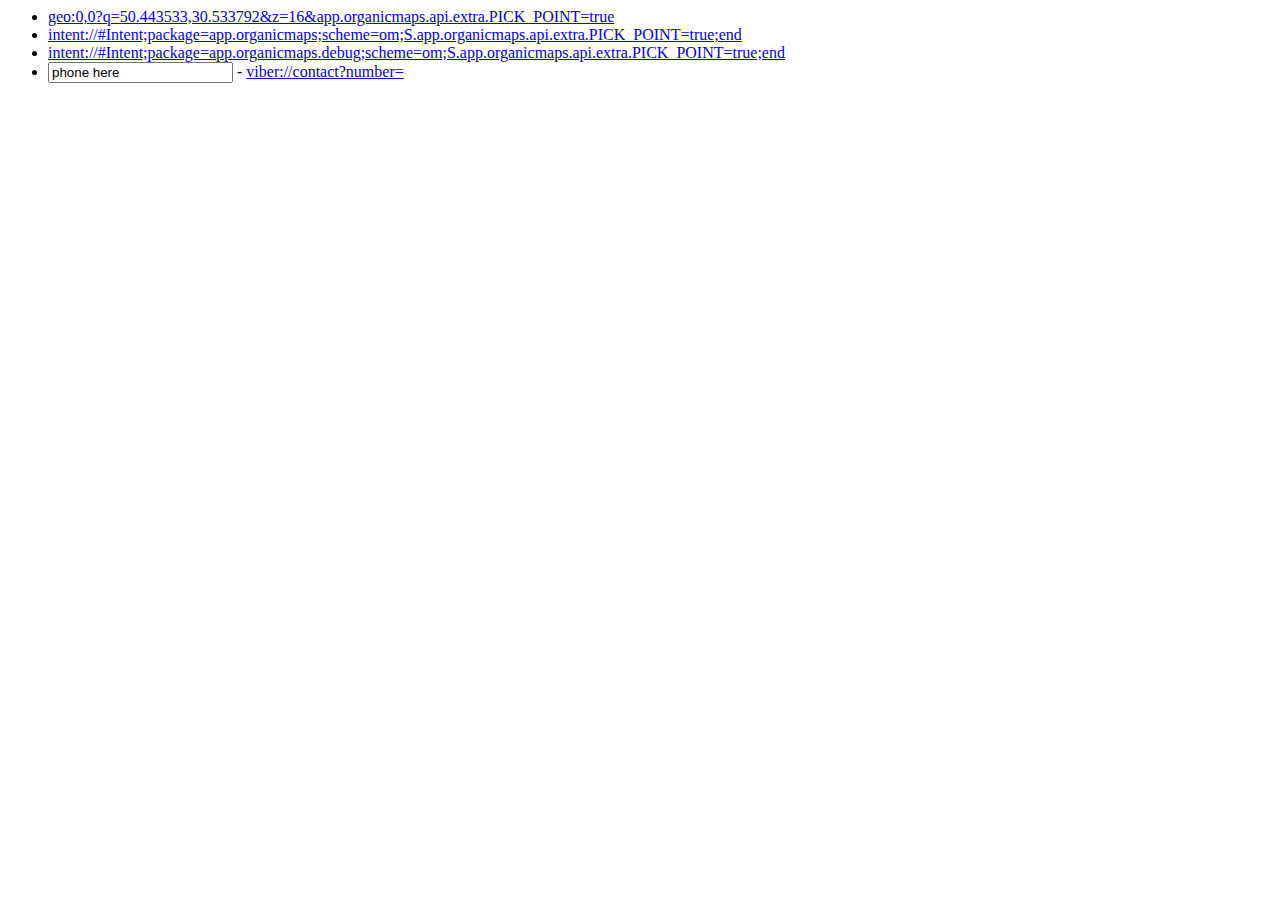
<file: index.html>
<html>
<head>
    <title>OrganicMaps links</title>
    <script type="text/javascript">
function docReady(fn) {
    // see if DOM is already available
    if (document.readyState === "complete" || document.readyState === "interactive") {
        // call on next available tick
        setTimeout(fn, 1);
    } else {
        document.addEventListener("DOMContentLoaded", fn);
    }
}

function initializeViberLink() {
    let inputEl = document.getElementById("viber-phone-number");
    let linkEl = document.getElementById("viber-link");
    inputEl.addEventListener("input", function() {
        const regex = /[\-\s\(\)]/g;
        let phoneNumber = inputEl.value.replace("+", "%2B").replaceAll(regex, "");
        linkEl.innerText = "viber://contact?number=" + phoneNumber;
        linkEl.setAttribute("href", "viber://contact?number=" + phoneNumber);
    });
}

docReady(initializeViberLink);

    </script>
</head>
<body>
    <ul>
        <li>
            <a href="geo:0,0?q=50.443533,30.533792&z=16&app.organicmaps.api.extra.PICK_POINT=true">geo:0,0?q=50.443533,30.533792&z=16&app.organicmaps.api.extra.PICK_POINT=true</a>
        </li>
        <li>
            <a href="intent://#Intent;package=app.organicmaps;scheme=om;S.app.organicmaps.api.extra.PICK_POINT=true;end">intent://#Intent;package=app.organicmaps;scheme=om;S.app.organicmaps.api.extra.PICK_POINT=true;end</a>
        </li>
        <li>
            <a href="intent://#Intent;package=app.organicmaps.debug;scheme=om;S.app.organicmaps.api.extra.PICK_POINT=true;end">intent://#Intent;package=app.organicmaps.debug;scheme=om;S.app.organicmaps.api.extra.PICK_POINT=true;end</a>
        </li>
        <li>
            <input type="text" id="viber-phone-number" value="phone here"/> - <a id="viber-link" href="viber://contact?number=">viber://contact?number=</a>
        </li>
    </ul>
</body>
</html>
</file>
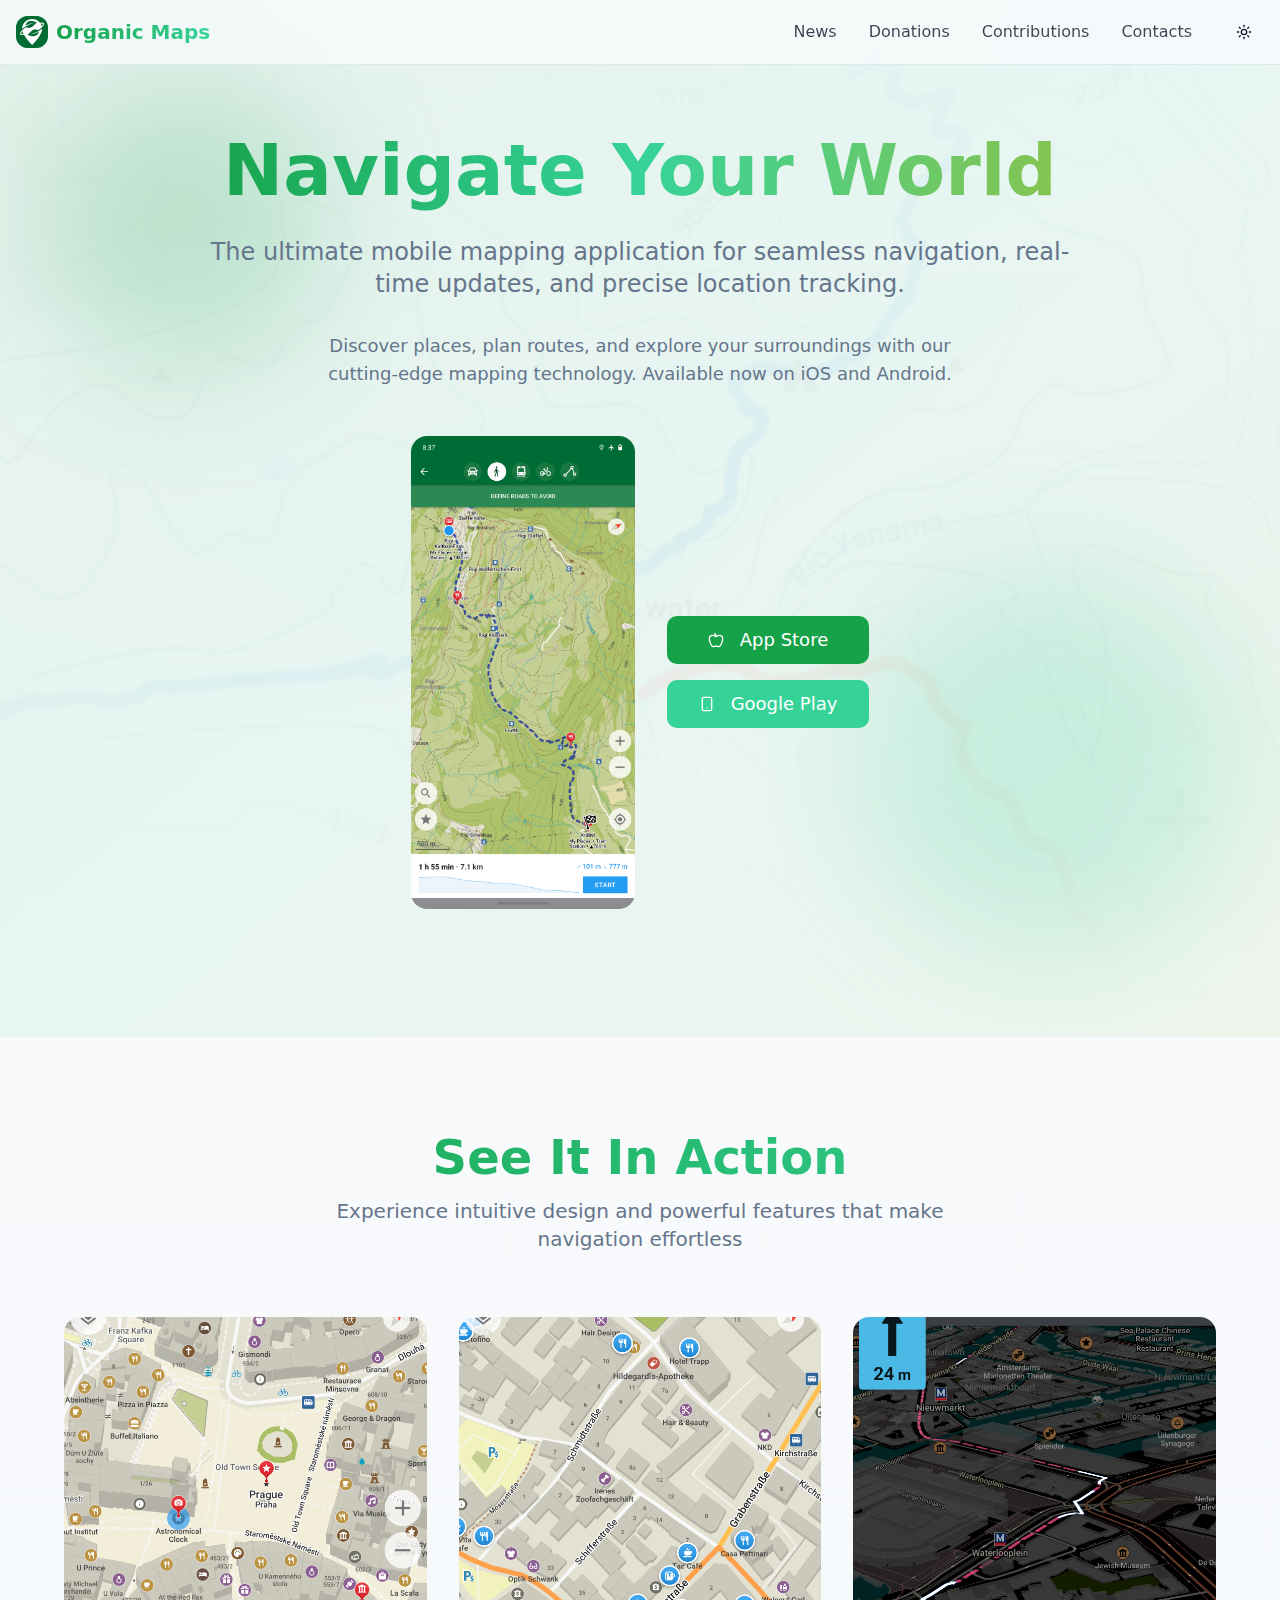
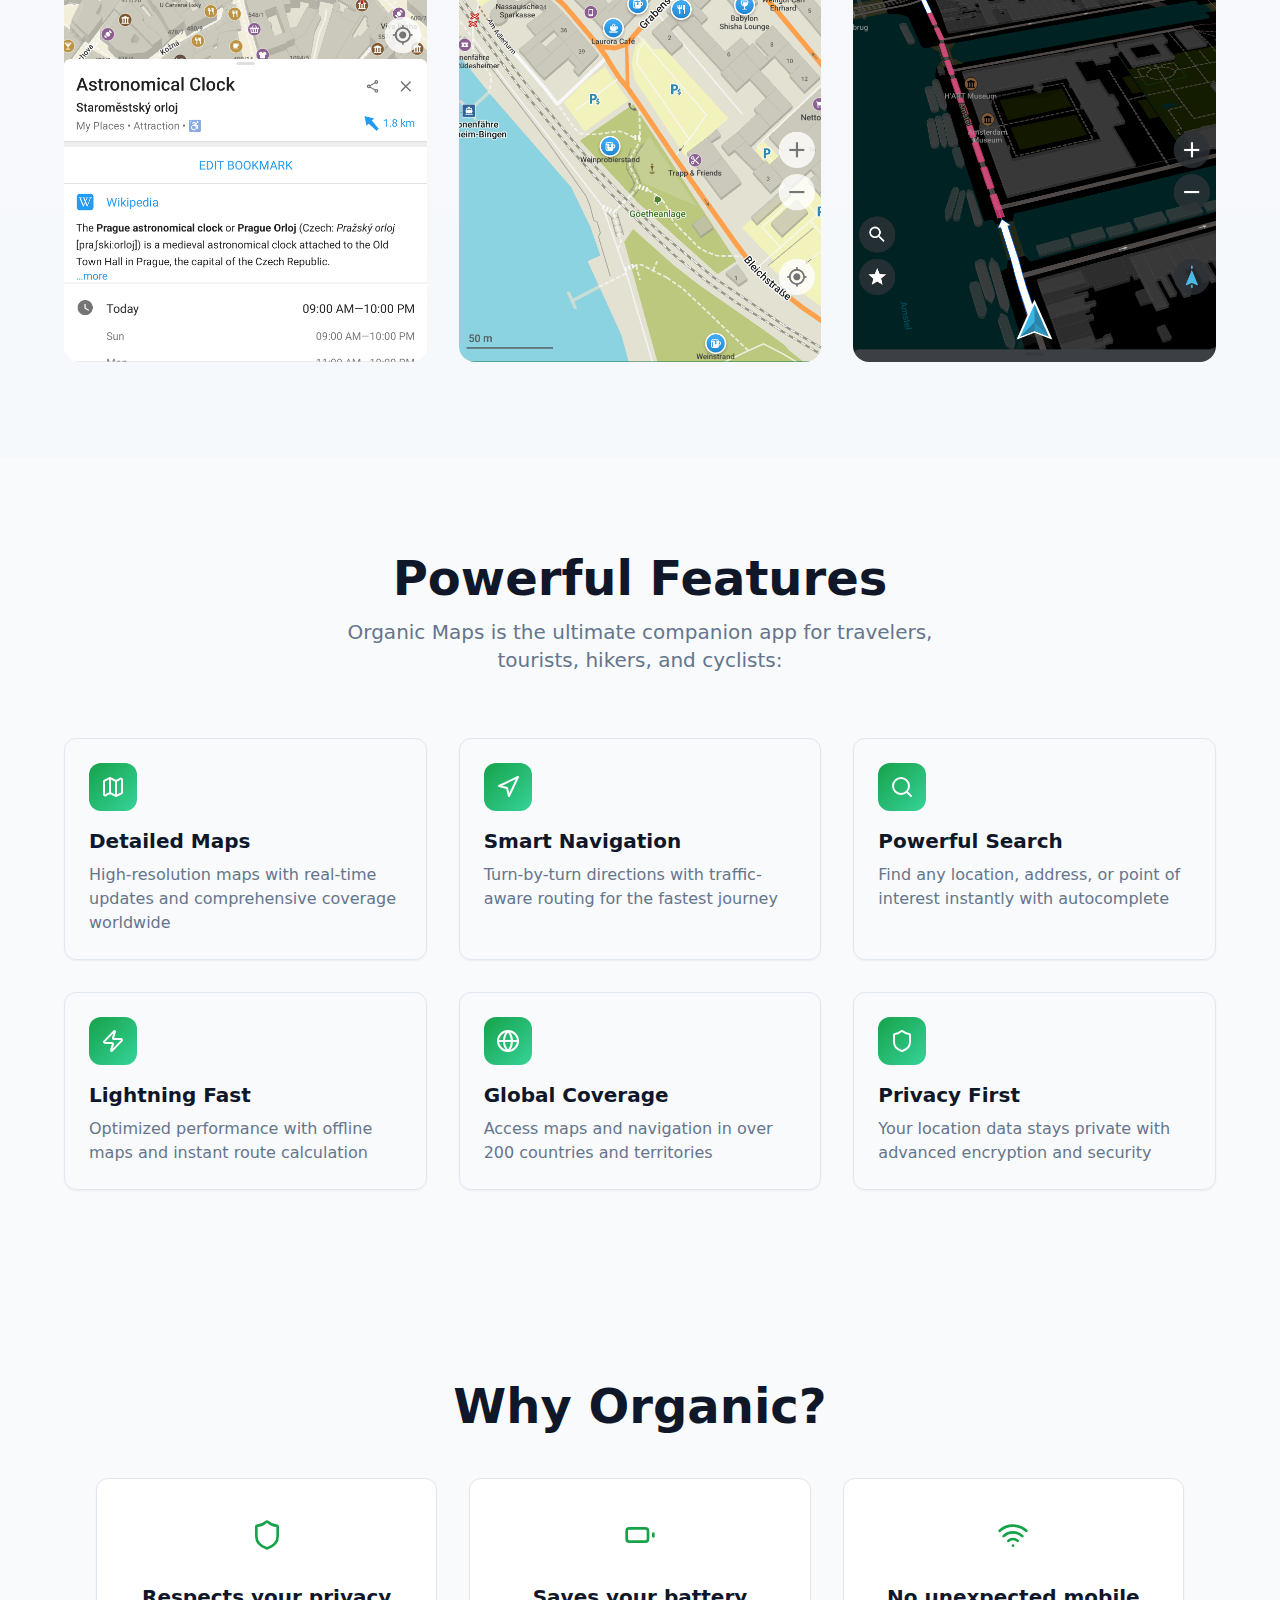
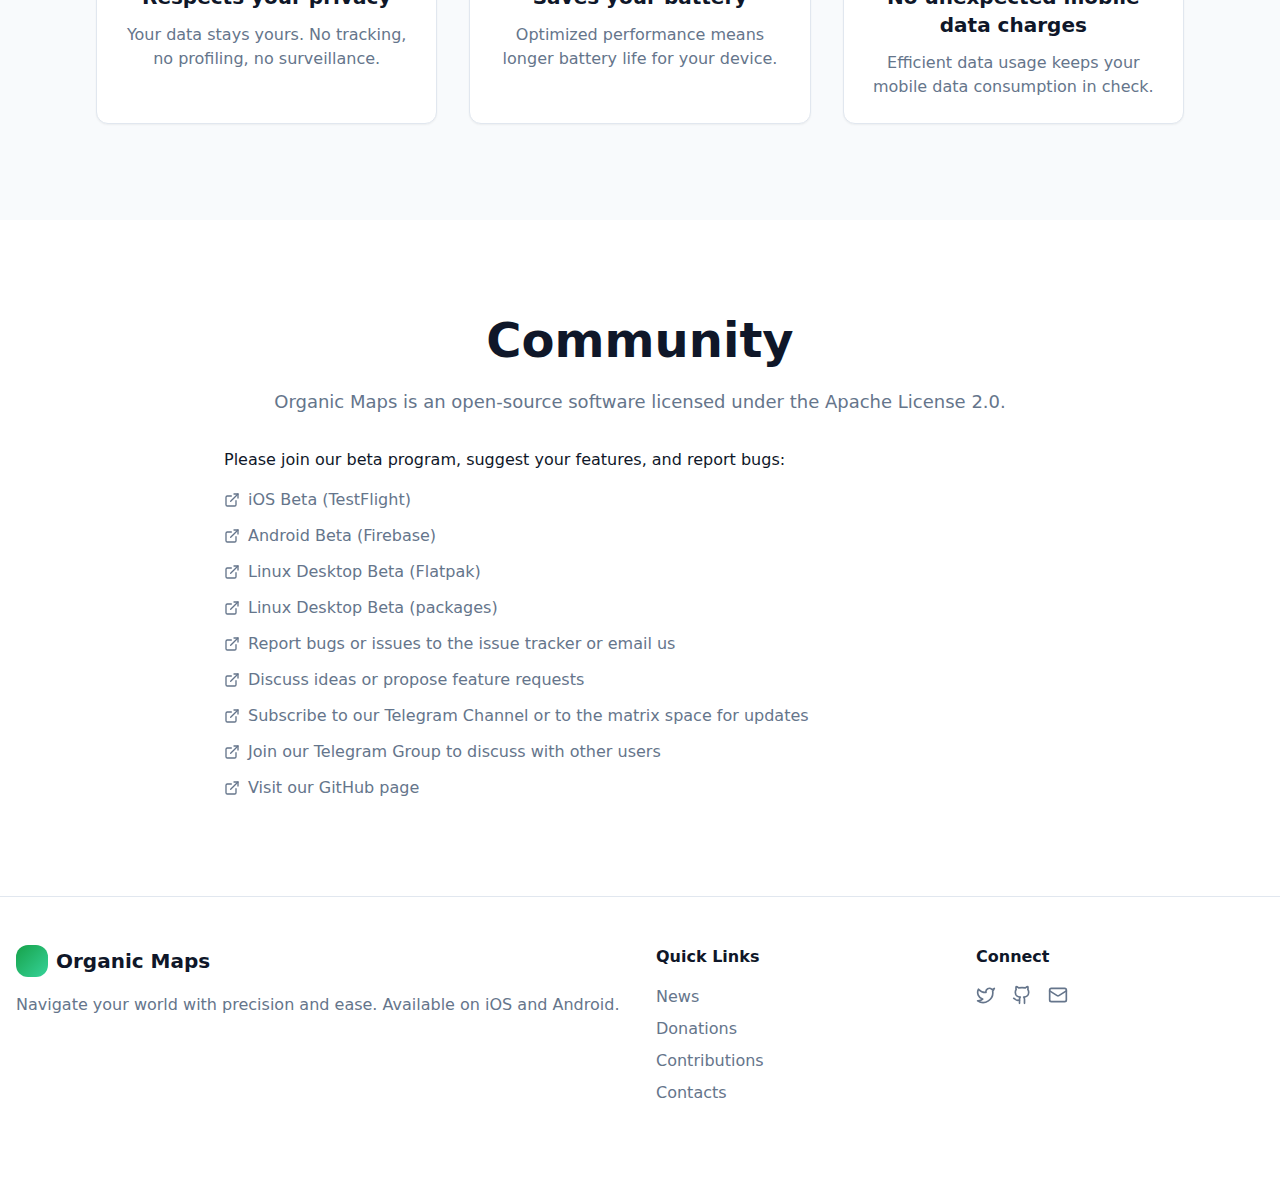
<file: loveable-om/index.html>
<!DOCTYPE html>
<html lang="en" class="light">
<head>
    <meta charset="UTF-8">
    <meta name="viewport" content="width=device-width, initial-scale=1.0">
    <title>Organic Maps - Navigate Your World</title>
    <meta name="author" content="Organic Maps">

    <link rel="stylesheet" href="index.css">

    <style>
        #lovable-badge {
            position: fixed;
            bottom: 10px;
            right: 10px;
            width: 141px;
            padding: 5px 13px;
            background-color: #000;
            color: #fff;
            font-size: 12px;
            border-radius: 5px;
            font-family: sans-serif;
            display: flex;
            align-items: center;
            gap: 4px;
            z-index: 1000000;
            text-transform: none !important;
            font-feature-settings: normal !important;
            font-weight: 400 !important;
        }
    </style>

    <style type="text/css">:where(html[dir="ltr"]), :where([data-sonner-toaster][dir="ltr"]) {
        --toast-icon-margin-start: -3px;
        --toast-icon-margin-end: 4px;
        --toast-svg-margin-start: -1px;
        --toast-svg-margin-end: 0px;
        --toast-button-margin-start: auto;
        --toast-button-margin-end: 0;
        --toast-close-button-start: 0;
        --toast-close-button-end: unset;
        --toast-close-button-transform: translate(-35%, -35%)
    }

    :where(html[dir="rtl"]), :where([data-sonner-toaster][dir="rtl"]) {
        --toast-icon-margin-start: 4px;
        --toast-icon-margin-end: -3px;
        --toast-svg-margin-start: 0px;
        --toast-svg-margin-end: -1px;
        --toast-button-margin-start: 0;
        --toast-button-margin-end: auto;
        --toast-close-button-start: unset;
        --toast-close-button-end: 0;
        --toast-close-button-transform: translate(35%, -35%)
    }

    :where([data-sonner-toaster]) {
        position: fixed;
        width: var(--width);
        font-family: ui-sans-serif, system-ui, -apple-system, BlinkMacSystemFont, Segoe UI, Roboto, Helvetica Neue, Arial, Noto Sans, sans-serif, Apple Color Emoji, Segoe UI Emoji, Segoe UI Symbol, Noto Color Emoji;
        --gray1: hsl(0, 0%, 99%);
        --gray2: hsl(0, 0%, 97.3%);
        --gray3: hsl(0, 0%, 95.1%);
        --gray4: hsl(0, 0%, 93%);
        --gray5: hsl(0, 0%, 90.9%);
        --gray6: hsl(0, 0%, 88.7%);
        --gray7: hsl(0, 0%, 85.8%);
        --gray8: hsl(0, 0%, 78%);
        --gray9: hsl(0, 0%, 56.1%);
        --gray10: hsl(0, 0%, 52.3%);
        --gray11: hsl(0, 0%, 43.5%);
        --gray12: hsl(0, 0%, 9%);
        --border-radius: 8px;
        box-sizing: border-box;
        padding: 0;
        margin: 0;
        list-style: none;
        outline: none;
        z-index: 999999999;
        transition: transform .4s ease
    }

    :where([data-sonner-toaster][data-lifted="true"]) {
        transform: translateY(-10px)
    }

    @media (hover: none) and (pointer: coarse) {
        :where([data-sonner-toaster][data-lifted="true"]) {
            transform: none
        }
    }

    :where([data-sonner-toaster][data-x-position="right"]) {
        right: var(--offset-right)
    }

    :where([data-sonner-toaster][data-x-position="left"]) {
        left: var(--offset-left)
    }

    :where([data-sonner-toaster][data-x-position="center"]) {
        left: 50%;
        transform: translate(-50%)
    }

    :where([data-sonner-toaster][data-y-position="top"]) {
        top: var(--offset-top)
    }

    :where([data-sonner-toaster][data-y-position="bottom"]) {
        bottom: var(--offset-bottom)
    }

    :where([data-sonner-toast]) {
        --y: translateY(100%);
        --lift-amount: calc(var(--lift) * var(--gap));
        z-index: var(--z-index);
        position: absolute;
        opacity: 0;
        transform: var(--y);
        filter: blur(0);
        touch-action: none;
        transition: transform .4s, opacity .4s, height .4s, box-shadow .2s;
        box-sizing: border-box;
        outline: none;
        overflow-wrap: anywhere
    }

    :where([data-sonner-toast][data-styled="true"]) {
        padding: 16px;
        background: var(--normal-bg);
        border: 1px solid var(--normal-border);
        color: var(--normal-text);
        border-radius: var(--border-radius);
        box-shadow: 0 4px 12px #0000001a;
        width: var(--width);
        font-size: 13px;
        display: flex;
        align-items: center;
        gap: 6px
    }

    :where([data-sonner-toast]:focus-visible) {
        box-shadow: 0 4px 12px #0000001a, 0 0 0 2px #0003
    }

    :where([data-sonner-toast][data-y-position="top"]) {
        top: 0;
        --y: translateY(-100%);
        --lift: 1;
        --lift-amount: calc(1 * var(--gap))
    }

    :where([data-sonner-toast][data-y-position="bottom"]) {
        bottom: 0;
        --y: translateY(100%);
        --lift: -1;
        --lift-amount: calc(var(--lift) * var(--gap))
    }

    :where([data-sonner-toast]) :where([data-description]) {
        font-weight: 400;
        line-height: 1.4;
        color: inherit
    }

    :where([data-sonner-toast]) :where([data-title]) {
        font-weight: 500;
        line-height: 1.5;
        color: inherit
    }

    :where([data-sonner-toast]) :where([data-icon]) {
        display: flex;
        height: 16px;
        width: 16px;
        position: relative;
        justify-content: flex-start;
        align-items: center;
        flex-shrink: 0;
        margin-left: var(--toast-icon-margin-start);
        margin-right: var(--toast-icon-margin-end)
    }

    :where([data-sonner-toast][data-promise="true"]) :where([data-icon]) > svg {
        opacity: 0;
        transform: scale(.8);
        transform-origin: center;
        animation: sonner-fade-in .3s ease forwards
    }

    :where([data-sonner-toast]) :where([data-icon]) > * {
        flex-shrink: 0
    }

    :where([data-sonner-toast]) :where([data-icon]) svg {
        margin-left: var(--toast-svg-margin-start);
        margin-right: var(--toast-svg-margin-end)
    }

    :where([data-sonner-toast]) :where([data-content]) {
        display: flex;
        flex-direction: column;
        gap: 2px
    }

    [data-sonner-toast][data-styled=true] [data-button] {
        border-radius: 4px;
        padding-left: 8px;
        padding-right: 8px;
        height: 24px;
        font-size: 12px;
        color: var(--normal-bg);
        background: var(--normal-text);
        margin-left: var(--toast-button-margin-start);
        margin-right: var(--toast-button-margin-end);
        border: none;
        cursor: pointer;
        outline: none;
        display: flex;
        align-items: center;
        flex-shrink: 0;
        transition: opacity .4s, box-shadow .2s
    }

    :where([data-sonner-toast]) :where([data-button]):focus-visible {
        box-shadow: 0 0 0 2px #0006
    }

    :where([data-sonner-toast]) :where([data-button]):first-of-type {
        margin-left: var(--toast-button-margin-start);
        margin-right: var(--toast-button-margin-end)
    }

    :where([data-sonner-toast]) :where([data-cancel]) {
        color: var(--normal-text);
        background: rgba(0, 0, 0, .08)
    }

    :where([data-sonner-toast][data-theme="dark"]) :where([data-cancel]) {
        background: rgba(255, 255, 255, .3)
    }

    :where([data-sonner-toast]) :where([data-close-button]) {
        position: absolute;
        left: var(--toast-close-button-start);
        right: var(--toast-close-button-end);
        top: 0;
        height: 20px;
        width: 20px;
        display: flex;
        justify-content: center;
        align-items: center;
        padding: 0;
        color: var(--gray12);
        border: 1px solid var(--gray4);
        transform: var(--toast-close-button-transform);
        border-radius: 50%;
        cursor: pointer;
        z-index: 1;
        transition: opacity .1s, background .2s, border-color .2s
    }

    [data-sonner-toast] [data-close-button] {
        background: var(--gray1)
    }

    :where([data-sonner-toast]) :where([data-close-button]):focus-visible {
        box-shadow: 0 4px 12px #0000001a, 0 0 0 2px #0003
    }

    :where([data-sonner-toast]) :where([data-disabled="true"]) {
        cursor: not-allowed
    }

    :where([data-sonner-toast]):hover :where([data-close-button]):hover {
        background: var(--gray2);
        border-color: var(--gray5)
    }

    :where([data-sonner-toast][data-swiping="true"]):before {
        content: "";
        position: absolute;
        left: -50%;
        right: -50%;
        height: 100%;
        z-index: -1
    }

    :where([data-sonner-toast][data-y-position="top"][data-swiping="true"]):before {
        bottom: 50%;
        transform: scaleY(3) translateY(50%)
    }

    :where([data-sonner-toast][data-y-position="bottom"][data-swiping="true"]):before {
        top: 50%;
        transform: scaleY(3) translateY(-50%)
    }

    :where([data-sonner-toast][data-swiping="false"][data-removed="true"]):before {
        content: "";
        position: absolute;
        inset: 0;
        transform: scaleY(2)
    }

    :where([data-sonner-toast]):after {
        content: "";
        position: absolute;
        left: 0;
        height: calc(var(--gap) + 1px);
        bottom: 100%;
        width: 100%
    }

    :where([data-sonner-toast][data-mounted="true"]) {
        --y: translateY(0);
        opacity: 1
    }

    :where([data-sonner-toast][data-expanded="false"][data-front="false"]) {
        --scale: var(--toasts-before) *.05 +1;
        --y: translateY(calc(var(--lift-amount) * var(--toasts-before))) scale(calc(-1 * var(--scale)));
        height: var(--front-toast-height)
    }

    :where([data-sonner-toast]) > * {
        transition: opacity .4s
    }

    :where([data-sonner-toast][data-expanded="false"][data-front="false"][data-styled="true"]) > * {
        opacity: 0
    }

    :where([data-sonner-toast][data-visible="false"]) {
        opacity: 0;
        pointer-events: none
    }

    :where([data-sonner-toast][data-mounted="true"][data-expanded="true"]) {
        --y: translateY(calc(var(--lift) * var(--offset)));
        height: var(--initial-height)
    }

    :where([data-sonner-toast][data-removed="true"][data-front="true"][data-swipe-out="false"]) {
        --y: translateY(calc(var(--lift) * -100%));
        opacity: 0
    }

    :where([data-sonner-toast][data-removed="true"][data-front="false"][data-swipe-out="false"][data-expanded="true"]) {
        --y: translateY(calc(var(--lift) * var(--offset) + var(--lift) * -100%));
        opacity: 0
    }

    :where([data-sonner-toast][data-removed="true"][data-front="false"][data-swipe-out="false"][data-expanded="false"]) {
        --y: translateY(40%);
        opacity: 0;
        transition: transform .5s, opacity .2s
    }

    :where([data-sonner-toast][data-removed="true"][data-front="false"]):before {
        height: calc(var(--initial-height) + 20%)
    }

    [data-sonner-toast][data-swiping=true] {
        transform: var(--y) translateY(var(--swipe-amount-y, 0px)) translate(var(--swipe-amount-x, 0px));
        transition: none
    }

    [data-sonner-toast][data-swiped=true] {
        user-select: none
    }

    [data-sonner-toast][data-swipe-out=true][data-y-position=bottom], [data-sonner-toast][data-swipe-out=true][data-y-position=top] {
        animation-duration: .2s;
        animation-timing-function: ease-out;
        animation-fill-mode: forwards
    }

    [data-sonner-toast][data-swipe-out=true][data-swipe-direction=left] {
        animation-name: swipe-out-left
    }

    [data-sonner-toast][data-swipe-out=true][data-swipe-direction=right] {
        animation-name: swipe-out-right
    }

    [data-sonner-toast][data-swipe-out=true][data-swipe-direction=up] {
        animation-name: swipe-out-up
    }

    [data-sonner-toast][data-swipe-out=true][data-swipe-direction=down] {
        animation-name: swipe-out-down
    }

    @keyframes swipe-out-left {
        0% {
            transform: var(--y) translate(var(--swipe-amount-x));
            opacity: 1
        }
        to {
            transform: var(--y) translate(calc(var(--swipe-amount-x) - 100%));
            opacity: 0
        }
    }

    @keyframes swipe-out-right {
        0% {
            transform: var(--y) translate(var(--swipe-amount-x));
            opacity: 1
        }
        to {
            transform: var(--y) translate(calc(var(--swipe-amount-x) + 100%));
            opacity: 0
        }
    }

    @keyframes swipe-out-up {
        0% {
            transform: var(--y) translateY(var(--swipe-amount-y));
            opacity: 1
        }
        to {
            transform: var(--y) translateY(calc(var(--swipe-amount-y) - 100%));
            opacity: 0
        }
    }

    @keyframes swipe-out-down {
        0% {
            transform: var(--y) translateY(var(--swipe-amount-y));
            opacity: 1
        }
        to {
            transform: var(--y) translateY(calc(var(--swipe-amount-y) + 100%));
            opacity: 0
        }
    }

    @media (max-width: 600px) {
        [data-sonner-toaster] {
            position: fixed;
            right: var(--mobile-offset-right);
            left: var(--mobile-offset-left);
            width: 100%
        }

        [data-sonner-toaster][dir=rtl] {
            left: calc(var(--mobile-offset-left) * -1)
        }

        [data-sonner-toaster] [data-sonner-toast] {
            left: 0;
            right: 0;
            width: calc(100% - var(--mobile-offset-left) * 2)
        }

        [data-sonner-toaster][data-x-position=left] {
            left: var(--mobile-offset-left)
        }

        [data-sonner-toaster][data-y-position=bottom] {
            bottom: var(--mobile-offset-bottom)
        }

        [data-sonner-toaster][data-y-position=top] {
            top: var(--mobile-offset-top)
        }

        [data-sonner-toaster][data-x-position=center] {
            left: var(--mobile-offset-left);
            right: var(--mobile-offset-right);
            transform: none
        }
    }

    [data-sonner-toaster][data-theme=light] {
        --normal-bg: #fff;
        --normal-border: var(--gray4);
        --normal-text: var(--gray12);
        --success-bg: hsl(143, 85%, 96%);
        --success-border: hsl(145, 92%, 91%);
        --success-text: hsl(140, 100%, 27%);
        --info-bg: hsl(208, 100%, 97%);
        --info-border: hsl(221, 91%, 91%);
        --info-text: hsl(210, 92%, 45%);
        --warning-bg: hsl(49, 100%, 97%);
        --warning-border: hsl(49, 91%, 91%);
        --warning-text: hsl(31, 92%, 45%);
        --error-bg: hsl(359, 100%, 97%);
        --error-border: hsl(359, 100%, 94%);
        --error-text: hsl(360, 100%, 45%)
    }

    [data-sonner-toaster][data-theme=light] [data-sonner-toast][data-invert=true] {
        --normal-bg: #000;
        --normal-border: hsl(0, 0%, 20%);
        --normal-text: var(--gray1)
    }

    [data-sonner-toaster][data-theme=dark] [data-sonner-toast][data-invert=true] {
        --normal-bg: #fff;
        --normal-border: var(--gray3);
        --normal-text: var(--gray12)
    }

    [data-sonner-toaster][data-theme=dark] {
        --normal-bg: #000;
        --normal-bg-hover: hsl(0, 0%, 12%);
        --normal-border: hsl(0, 0%, 20%);
        --normal-border-hover: hsl(0, 0%, 25%);
        --normal-text: var(--gray1);
        --success-bg: hsl(150, 100%, 6%);
        --success-border: hsl(147, 100%, 12%);
        --success-text: hsl(150, 86%, 65%);
        --info-bg: hsl(215, 100%, 6%);
        --info-border: hsl(223, 100%, 12%);
        --info-text: hsl(216, 87%, 65%);
        --warning-bg: hsl(64, 100%, 6%);
        --warning-border: hsl(60, 100%, 12%);
        --warning-text: hsl(46, 87%, 65%);
        --error-bg: hsl(358, 76%, 10%);
        --error-border: hsl(357, 89%, 16%);
        --error-text: hsl(358, 100%, 81%)
    }

    [data-sonner-toaster][data-theme=dark] [data-sonner-toast] [data-close-button] {
        background: var(--normal-bg);
        border-color: var(--normal-border);
        color: var(--normal-text)
    }

    [data-sonner-toaster][data-theme=dark] [data-sonner-toast] [data-close-button]:hover {
        background: var(--normal-bg-hover);
        border-color: var(--normal-border-hover)
    }

    [data-rich-colors=true][data-sonner-toast][data-type=success], [data-rich-colors=true][data-sonner-toast][data-type=success] [data-close-button] {
        background: var(--success-bg);
        border-color: var(--success-border);
        color: var(--success-text)
    }

    [data-rich-colors=true][data-sonner-toast][data-type=info], [data-rich-colors=true][data-sonner-toast][data-type=info] [data-close-button] {
        background: var(--info-bg);
        border-color: var(--info-border);
        color: var(--info-text)
    }

    [data-rich-colors=true][data-sonner-toast][data-type=warning], [data-rich-colors=true][data-sonner-toast][data-type=warning] [data-close-button] {
        background: var(--warning-bg);
        border-color: var(--warning-border);
        color: var(--warning-text)
    }

    [data-rich-colors=true][data-sonner-toast][data-type=error], [data-rich-colors=true][data-sonner-toast][data-type=error] [data-close-button] {
        background: var(--error-bg);
        border-color: var(--error-border);
        color: var(--error-text)
    }

    .sonner-loading-wrapper {
        --size: 16px;
        height: var(--size);
        width: var(--size);
        position: absolute;
        inset: 0;
        z-index: 10
    }

    .sonner-loading-wrapper[data-visible=false] {
        transform-origin: center;
        animation: sonner-fade-out .2s ease forwards
    }

    .sonner-spinner {
        position: relative;
        top: 50%;
        left: 50%;
        height: var(--size);
        width: var(--size)
    }

    .sonner-loading-bar {
        animation: sonner-spin 1.2s linear infinite;
        background: var(--gray11);
        border-radius: 6px;
        height: 8%;
        left: -10%;
        position: absolute;
        top: -3.9%;
        width: 24%
    }

    .sonner-loading-bar:nth-child(1) {
        animation-delay: -1.2s;
        transform: rotate(.0001deg) translate(146%)
    }

    .sonner-loading-bar:nth-child(2) {
        animation-delay: -1.1s;
        transform: rotate(30deg) translate(146%)
    }

    .sonner-loading-bar:nth-child(3) {
        animation-delay: -1s;
        transform: rotate(60deg) translate(146%)
    }

    .sonner-loading-bar:nth-child(4) {
        animation-delay: -.9s;
        transform: rotate(90deg) translate(146%)
    }

    .sonner-loading-bar:nth-child(5) {
        animation-delay: -.8s;
        transform: rotate(120deg) translate(146%)
    }

    .sonner-loading-bar:nth-child(6) {
        animation-delay: -.7s;
        transform: rotate(150deg) translate(146%)
    }

    .sonner-loading-bar:nth-child(7) {
        animation-delay: -.6s;
        transform: rotate(180deg) translate(146%)
    }

    .sonner-loading-bar:nth-child(8) {
        animation-delay: -.5s;
        transform: rotate(210deg) translate(146%)
    }

    .sonner-loading-bar:nth-child(9) {
        animation-delay: -.4s;
        transform: rotate(240deg) translate(146%)
    }

    .sonner-loading-bar:nth-child(10) {
        animation-delay: -.3s;
        transform: rotate(270deg) translate(146%)
    }

    .sonner-loading-bar:nth-child(11) {
        animation-delay: -.2s;
        transform: rotate(300deg) translate(146%)
    }

    .sonner-loading-bar:nth-child(12) {
        animation-delay: -.1s;
        transform: rotate(330deg) translate(146%)
    }

    @keyframes sonner-fade-in {
        0% {
            opacity: 0;
            transform: scale(.8)
        }
        to {
            opacity: 1;
            transform: scale(1)
        }
    }

    @keyframes sonner-fade-out {
        0% {
            opacity: 1;
            transform: scale(1)
        }
        to {
            opacity: 0;
            transform: scale(.8)
        }
    }

    @keyframes sonner-spin {
        0% {
            opacity: 1
        }
        to {
            opacity: .15
        }
    }

    @media (prefers-reduced-motion) {
        [data-sonner-toast], [data-sonner-toast] > *, .sonner-loading-bar {
            transition: none !important;
            animation: none !important
        }
    }

    .sonner-loader {
        position: absolute;
        top: 50%;
        left: 50%;
        transform: translate(-50%, -50%);
        transform-origin: center;
        transition: opacity .2s, transform .2s
    }

    .sonner-loader[data-visible=false] {
        opacity: 0;
        transform: scale(.8) translate(-50%, -50%)
    }
    </style>
</head>

<body>
<div id="root">
    <div role="region" aria-label="Notifications (F8)" tabindex="-1" style="pointer-events: none;">
        <ol tabindex="-1"
            class="fixed top-0 z-[100] flex max-h-screen w-full flex-col-reverse p-4 sm:bottom-0 sm:right-0 sm:top-auto sm:flex-col md:max-w-[420px]"></ol>
    </div>
    <section aria-label="Notifications alt+T" tabindex="-1" aria-live="polite" aria-relevant="additions text"
             aria-atomic="false"></section>
    <div class="min-h-screen">
        <nav class="fixed top-0 left-0 right-0 z-50 bg-background/80 backdrop-blur-lg border-b border-border">
            <div class="container mx-auto px-4">
                <div class="flex items-center justify-between h-16"><a class="flex items-center space-x-2" href="/">
                    <div class="w-8 h-8 rounded-lg bg-gradient-to-br from-primary to-secondary">
                        <img class="rounded-lg" src="images/android-chrome-512x512.png"/>
                    </div>
                    <span class="text-xl font-bold bg-gradient-to-r from-primary to-secondary bg-clip-text text-transparent">Organic Maps</span></a>
                    <div class="hidden md:flex items-center space-x-8"><a
                            class="text-foreground/80 hover:text-foreground transition-colors" href="/news">News</a><a
                            class="text-foreground/80 hover:text-foreground transition-colors" href="/donations">Donations</a><a
                            class="text-foreground/80 hover:text-foreground transition-colors" href="/contributions">Contributions</a><a
                            class="text-foreground/80 hover:text-foreground transition-colors"
                            href="/contacts">Contacts</a>
                        <button class="inline-flex items-center justify-center gap-2 whitespace-nowrap text-sm font-medium ring-offset-background transition-colors focus-visible:outline-none focus-visible:ring-2 focus-visible:ring-ring focus-visible:ring-offset-2 disabled:pointer-events-none disabled:opacity-50 [&amp;_svg]:pointer-events-none [&amp;_svg]:size-4 [&amp;_svg]:shrink-0 hover:bg-accent hover:text-accent-foreground h-10 w-10 rounded-full">
                            <svg xmlns="http://www.w3.org/2000/svg" width="24" height="24" viewBox="0 0 24 24"
                                 fill="none" stroke="currentColor" stroke-width="2" stroke-linecap="round"
                                 stroke-linejoin="round"
                                 class="lucide lucide-sun h-5 w-5 rotate-0 scale-100 transition-all dark:-rotate-90 dark:scale-0">
                                <circle cx="12" cy="12" r="4"></circle>
                                <path d="M12 2v2"></path>
                                <path d="M12 20v2"></path>
                                <path d="m4.93 4.93 1.41 1.41"></path>
                                <path d="m17.66 17.66 1.41 1.41"></path>
                                <path d="M2 12h2"></path>
                                <path d="M20 12h2"></path>
                                <path d="m6.34 17.66-1.41 1.41"></path>
                                <path d="m19.07 4.93-1.41 1.41"></path>
                            </svg>
                            <svg xmlns="http://www.w3.org/2000/svg" width="24" height="24" viewBox="0 0 24 24"
                                 fill="none" stroke="currentColor" stroke-width="2" stroke-linecap="round"
                                 stroke-linejoin="round"
                                 class="lucide lucide-moon absolute h-5 w-5 rotate-90 scale-0 transition-all dark:rotate-0 dark:scale-100">
                                <path d="M12 3a6 6 0 0 0 9 9 9 9 0 1 1-9-9Z"></path>
                            </svg>
                            <span class="sr-only">Toggle theme</span></button>
                    </div>
                    <div class="md:hidden flex items-center space-x-2">
                        <button class="inline-flex items-center justify-center gap-2 whitespace-nowrap text-sm font-medium ring-offset-background transition-colors focus-visible:outline-none focus-visible:ring-2 focus-visible:ring-ring focus-visible:ring-offset-2 disabled:pointer-events-none disabled:opacity-50 [&amp;_svg]:pointer-events-none [&amp;_svg]:size-4 [&amp;_svg]:shrink-0 hover:bg-accent hover:text-accent-foreground h-10 w-10 rounded-full">
                            <svg xmlns="http://www.w3.org/2000/svg" width="24" height="24" viewBox="0 0 24 24"
                                 fill="none" stroke="currentColor" stroke-width="2" stroke-linecap="round"
                                 stroke-linejoin="round"
                                 class="lucide lucide-sun h-5 w-5 rotate-0 scale-100 transition-all dark:-rotate-90 dark:scale-0">
                                <circle cx="12" cy="12" r="4"></circle>
                                <path d="M12 2v2"></path>
                                <path d="M12 20v2"></path>
                                <path d="m4.93 4.93 1.41 1.41"></path>
                                <path d="m17.66 17.66 1.41 1.41"></path>
                                <path d="M2 12h2"></path>
                                <path d="M20 12h2"></path>
                                <path d="m6.34 17.66-1.41 1.41"></path>
                                <path d="m19.07 4.93-1.41 1.41"></path>
                            </svg>
                            <svg xmlns="http://www.w3.org/2000/svg" width="24" height="24" viewBox="0 0 24 24"
                                 fill="none" stroke="currentColor" stroke-width="2" stroke-linecap="round"
                                 stroke-linejoin="round"
                                 class="lucide lucide-moon absolute h-5 w-5 rotate-90 scale-0 transition-all dark:rotate-0 dark:scale-100">
                                <path d="M12 3a6 6 0 0 0 9 9 9 9 0 1 1-9-9Z"></path>
                            </svg>
                            <span class="sr-only">Toggle theme</span></button>
                        <button class="text-foreground">
                            <svg xmlns="http://www.w3.org/2000/svg" width="24" height="24" viewBox="0 0 24 24"
                                 fill="none" stroke="currentColor" stroke-width="2" stroke-linecap="round"
                                 stroke-linejoin="round" class="lucide lucide-menu">
                                <line x1="4" x2="20" y1="12" y2="12"></line>
                                <line x1="4" x2="20" y1="6" y2="6"></line>
                                <line x1="4" x2="20" y1="18" y2="18"></line>
                            </svg>
                        </button>
                    </div>
                </div>
            </div>
        </nav>
        <section class="relative min-h-screen flex items-center justify-center overflow-hidden">
            <div class="absolute inset-0 bg-gradient-to-br from-primary/10 via-secondary/10 to-accent/10"></div>
            <div class="absolute inset-0 opacity-20"><img src="images/main-section-background.jpg" alt="Map background"
                                                          class="w-full h-full object-cover">
                <div class="absolute inset-0 bg-gradient-to-b from-background/90 via-background/70 to-background"></div>
            </div>
            <div class="container mx-auto px-4 py-32 relative z-10">
                <div class="max-w-4xl mx-auto text-center"><h1
                        class="text-5xl md:text-7xl font-bold mb-6 bg-gradient-to-r from-primary via-secondary to-accent bg-clip-text text-transparent animate-in fade-in slide-in-from-bottom-4 duration-1000">
                    Navigate Your World</h1>
                    <p class="text-xl md:text-2xl text-muted-foreground mb-8 animate-in fade-in slide-in-from-bottom-4 duration-1000 delay-150">
                        The ultimate mobile mapping application for seamless navigation, real-time updates, and precise
                        location tracking.</p>
                    <p class="text-lg text-muted-foreground mb-12 max-w-2xl mx-auto animate-in fade-in slide-in-from-bottom-4 duration-1000 delay-300">
                        Discover places, plan routes, and explore your surroundings with our cutting-edge mapping
                        technology. Available now on iOS and Android.</p>
                    <div class="flex flex-col md:flex-row gap-8 justify-center items-center animate-in fade-in slide-in-from-bottom-4 duration-1000 delay-500 max-w-3xl mx-auto">
                        <div class="w-48 md:w-56 flex-shrink-0">
                            <div class="rounded-2xl overflow-hidden shadow-glow"><img
                                    src="images/screenshot-main.jpg" alt="App interface preview"
                                    class="w-full h-auto"></div>
                        </div>
                        <div class="flex flex-col gap-4">
                            <button class="inline-flex items-center justify-center gap-2 whitespace-nowrap font-medium ring-offset-background focus-visible:outline-none focus-visible:ring-2 focus-visible:ring-ring focus-visible:ring-offset-2 disabled:pointer-events-none disabled:opacity-50 [&amp;_svg]:pointer-events-none [&amp;_svg]:size-4 [&amp;_svg]:shrink-0 h-11 rounded-md bg-primary text-primary-foreground hover:bg-primary/90 transition-all duration-300 text-lg px-8 py-6 group">
                                <svg xmlns="http://www.w3.org/2000/svg" width="24" height="24" viewBox="0 0 24 24"
                                     fill="none" stroke="currentColor" stroke-width="2" stroke-linecap="round"
                                     stroke-linejoin="round"
                                     class="lucide lucide-apple mr-2 h-5 w-5 group-hover:scale-110 transition-transform">
                                    <path d="M12 20.94c1.5 0 2.75 1.06 4 1.06 3 0 6-8 6-12.22A4.91 4.91 0 0 0 17 5c-2.22 0-4 1.44-5 2-1-.56-2.78-2-5-2a4.9 4.9 0 0 0-5 4.78C2 14 5 22 8 22c1.25 0 2.5-1.06 4-1.06Z"></path>
                                    <path d="M10 2c1 .5 2 2 2 5"></path>
                                </svg>
                                App Store
                            </button>
                            <button class="inline-flex items-center justify-center gap-2 whitespace-nowrap font-medium ring-offset-background focus-visible:outline-none focus-visible:ring-2 focus-visible:ring-ring focus-visible:ring-offset-2 disabled:pointer-events-none disabled:opacity-50 [&amp;_svg]:pointer-events-none [&amp;_svg]:size-4 [&amp;_svg]:shrink-0 h-11 rounded-md bg-secondary text-secondary-foreground hover:bg-secondary/90 transition-all duration-300 text-lg px-8 py-6 group">
                                <svg xmlns="http://www.w3.org/2000/svg" width="24" height="24" viewBox="0 0 24 24"
                                     fill="none" stroke="currentColor" stroke-width="2" stroke-linecap="round"
                                     stroke-linejoin="round"
                                     class="lucide lucide-smartphone mr-2 h-5 w-5 group-hover:scale-110 transition-transform">
                                    <rect width="14" height="20" x="5" y="2" rx="2" ry="2"></rect>
                                    <path d="M12 18h.01"></path>
                                </svg>
                                Google Play
                            </button>
                        </div>
                    </div>
                </div>
            </div>
            <div class="absolute top-20 left-10 w-72 h-72 bg-primary/20 rounded-full blur-3xl"></div>
            <div class="absolute bottom-20 right-10 w-96 h-96 bg-secondary/20 rounded-full blur-3xl"></div>
        </section>
        <section class="py-24 bg-gradient-to-b from-background to-muted/30">
            <div class="container mx-auto px-4">
                <div class="text-center mb-16"><h2
                        class="text-4xl md:text-5xl font-bold mb-4 bg-gradient-to-r from-primary to-secondary bg-clip-text text-transparent">
                    See It In Action</h2>
                    <p class="text-xl text-muted-foreground max-w-2xl mx-auto">Experience intuitive design and powerful
                        features that make navigation effortless</p></div>
                <div class="grid grid-cols-1 md:grid-cols-3 gap-8 max-w-6xl mx-auto">
                    <div class="group relative overflow-hidden rounded-2xl shadow-card hover:shadow-glow transition-all duration-500 animate-in fade-in slide-in-from-bottom-4"
                         style="animation-delay: 0ms;">
                        <div class="aspect-[9/16] overflow-hidden bg-card"><img src="images/prague.jpg"
                                                                                alt="Map navigation interface"
                                                                                class="w-full h-full object-cover group-hover:scale-105 transition-transform duration-500">
                        </div>
                        <div class="absolute inset-0 bg-gradient-to-t from-primary/20 to-transparent opacity-0 group-hover:opacity-100 transition-opacity duration-300"></div>
                    </div>
                    <div class="group relative overflow-hidden rounded-2xl shadow-card hover:shadow-glow transition-all duration-500 animate-in fade-in slide-in-from-bottom-4"
                         style="animation-delay: 150ms;">
                        <div class="aspect-[9/16] overflow-hidden bg-card"><img src="images/search.jpg"
                                                                                alt="Route planning feature"
                                                                                class="w-full h-full object-cover group-hover:scale-105 transition-transform duration-500">
                        </div>
                        <div class="absolute inset-0 bg-gradient-to-t from-primary/20 to-transparent opacity-0 group-hover:opacity-100 transition-opacity duration-300"></div>
                    </div>
                    <div class="group relative overflow-hidden rounded-2xl shadow-card hover:shadow-glow transition-all duration-500 animate-in fade-in slide-in-from-bottom-4"
                         style="animation-delay: 300ms;">
                        <div class="aspect-[9/16] overflow-hidden bg-card"><img src="images/dark.jpg"
                                                                                alt="Location search"
                                                                                class="w-full h-full object-cover group-hover:scale-105 transition-transform duration-500">
                        </div>
                        <div class="absolute inset-0 bg-gradient-to-t from-primary/20 to-transparent opacity-0 group-hover:opacity-100 transition-opacity duration-300"></div>
                    </div>
                </div>
            </div>
        </section>
        <section class="py-24 bg-background">
            <div class="container mx-auto px-4">
                <div class="text-center mb-16"><h2 class="text-4xl md:text-5xl font-bold mb-4">Powerful Features</h2>
                    <p class="text-xl text-muted-foreground max-w-2xl mx-auto">Organic Maps is the ultimate companion app for travelers, tourists, hikers, and cyclists:</p></div>
                <div class="grid grid-cols-1 md:grid-cols-2 lg:grid-cols-3 gap-8 max-w-6xl mx-auto">
                    <div class="rounded-lg border text-card-foreground shadow-sm p-6 hover:shadow-glow transition-all duration-300 border-border bg-gradient-card animate-in fade-in slide-in-from-bottom-4 group"
                         style="animation-delay: 0ms;">
                        <div class="w-12 h-12 rounded-lg bg-gradient-to-br from-primary to-secondary flex items-center justify-center mb-4 group-hover:scale-110 transition-transform duration-300">
                            <svg xmlns="http://www.w3.org/2000/svg" width="24" height="24" viewBox="0 0 24 24"
                                 fill="none" stroke="currentColor" stroke-width="2" stroke-linecap="round"
                                 stroke-linejoin="round" class="lucide lucide-map w-6 h-6 text-primary-foreground">
                                <path d="M14.106 5.553a2 2 0 0 0 1.788 0l3.659-1.83A1 1 0 0 1 21 4.619v12.764a1 1 0 0 1-.553.894l-4.553 2.277a2 2 0 0 1-1.788 0l-4.212-2.106a2 2 0 0 0-1.788 0l-3.659 1.83A1 1 0 0 1 3 19.381V6.618a1 1 0 0 1 .553-.894l4.553-2.277a2 2 0 0 1 1.788 0z"></path>
                                <path d="M15 5.764v15"></path>
                                <path d="M9 3.236v15"></path>
                            </svg>
                        </div>
                        <h3 class="text-xl font-semibold mb-2">Detailed Maps</h3>
                        <p class="text-muted-foreground">High-resolution maps with real-time updates and comprehensive
                            coverage worldwide</p></div>
                    <div class="rounded-lg border text-card-foreground shadow-sm p-6 hover:shadow-glow transition-all duration-300 border-border bg-gradient-card animate-in fade-in slide-in-from-bottom-4 group"
                         style="animation-delay: 100ms;">
                        <div class="w-12 h-12 rounded-lg bg-gradient-to-br from-primary to-secondary flex items-center justify-center mb-4 group-hover:scale-110 transition-transform duration-300">
                            <svg xmlns="http://www.w3.org/2000/svg" width="24" height="24" viewBox="0 0 24 24"
                                 fill="none" stroke="currentColor" stroke-width="2" stroke-linecap="round"
                                 stroke-linejoin="round"
                                 class="lucide lucide-navigation w-6 h-6 text-primary-foreground">
                                <polygon points="3 11 22 2 13 21 11 13 3 11"></polygon>
                            </svg>
                        </div>
                        <h3 class="text-xl font-semibold mb-2">Smart Navigation</h3>
                        <p class="text-muted-foreground">Turn-by-turn directions with traffic-aware routing for the
                            fastest journey</p></div>
                    <div class="rounded-lg border text-card-foreground shadow-sm p-6 hover:shadow-glow transition-all duration-300 border-border bg-gradient-card animate-in fade-in slide-in-from-bottom-4 group"
                         style="animation-delay: 200ms;">
                        <div class="w-12 h-12 rounded-lg bg-gradient-to-br from-primary to-secondary flex items-center justify-center mb-4 group-hover:scale-110 transition-transform duration-300">
                            <svg xmlns="http://www.w3.org/2000/svg" width="24" height="24" viewBox="0 0 24 24"
                                 fill="none" stroke="currentColor" stroke-width="2" stroke-linecap="round"
                                 stroke-linejoin="round" class="lucide lucide-search w-6 h-6 text-primary-foreground">
                                <circle cx="11" cy="11" r="8"></circle>
                                <path d="m21 21-4.3-4.3"></path>
                            </svg>
                        </div>
                        <h3 class="text-xl font-semibold mb-2">Powerful Search</h3>
                        <p class="text-muted-foreground">Find any location, address, or point of interest instantly with
                            autocomplete</p></div>
                    <div class="rounded-lg border text-card-foreground shadow-sm p-6 hover:shadow-glow transition-all duration-300 border-border bg-gradient-card animate-in fade-in slide-in-from-bottom-4 group"
                         style="animation-delay: 300ms;">
                        <div class="w-12 h-12 rounded-lg bg-gradient-to-br from-primary to-secondary flex items-center justify-center mb-4 group-hover:scale-110 transition-transform duration-300">
                            <svg xmlns="http://www.w3.org/2000/svg" width="24" height="24" viewBox="0 0 24 24"
                                 fill="none" stroke="currentColor" stroke-width="2" stroke-linecap="round"
                                 stroke-linejoin="round" class="lucide lucide-zap w-6 h-6 text-primary-foreground">
                                <path d="M4 14a1 1 0 0 1-.78-1.63l9.9-10.2a.5.5 0 0 1 .86.46l-1.92 6.02A1 1 0 0 0 13 10h7a1 1 0 0 1 .78 1.63l-9.9 10.2a.5.5 0 0 1-.86-.46l1.92-6.02A1 1 0 0 0 11 14z"></path>
                            </svg>
                        </div>
                        <h3 class="text-xl font-semibold mb-2">Lightning Fast</h3>
                        <p class="text-muted-foreground">Optimized performance with offline maps and instant route
                            calculation</p></div>
                    <div class="rounded-lg border text-card-foreground shadow-sm p-6 hover:shadow-glow transition-all duration-300 border-border bg-gradient-card animate-in fade-in slide-in-from-bottom-4 group"
                         style="animation-delay: 400ms;">
                        <div class="w-12 h-12 rounded-lg bg-gradient-to-br from-primary to-secondary flex items-center justify-center mb-4 group-hover:scale-110 transition-transform duration-300">
                            <svg xmlns="http://www.w3.org/2000/svg" width="24" height="24" viewBox="0 0 24 24"
                                 fill="none" stroke="currentColor" stroke-width="2" stroke-linecap="round"
                                 stroke-linejoin="round" class="lucide lucide-globe w-6 h-6 text-primary-foreground">
                                <circle cx="12" cy="12" r="10"></circle>
                                <path d="M12 2a14.5 14.5 0 0 0 0 20 14.5 14.5 0 0 0 0-20"></path>
                                <path d="M2 12h20"></path>
                            </svg>
                        </div>
                        <h3 class="text-xl font-semibold mb-2">Global Coverage</h3>
                        <p class="text-muted-foreground">Access maps and navigation in over 200 countries and
                            territories</p></div>
                    <div class="rounded-lg border text-card-foreground shadow-sm p-6 hover:shadow-glow transition-all duration-300 border-border bg-gradient-card animate-in fade-in slide-in-from-bottom-4 group"
                         style="animation-delay: 500ms;">
                        <div class="w-12 h-12 rounded-lg bg-gradient-to-br from-primary to-secondary flex items-center justify-center mb-4 group-hover:scale-110 transition-transform duration-300">
                            <svg xmlns="http://www.w3.org/2000/svg" width="24" height="24" viewBox="0 0 24 24"
                                 fill="none" stroke="currentColor" stroke-width="2" stroke-linecap="round"
                                 stroke-linejoin="round" class="lucide lucide-shield w-6 h-6 text-primary-foreground">
                                <path d="M20 13c0 5-3.5 7.5-7.66 8.95a1 1 0 0 1-.67-.01C7.5 20.5 4 18 4 13V6a1 1 0 0 1 1-1c2 0 4.5-1.2 6.24-2.72a1.17 1.17 0 0 1 1.52 0C14.51 3.81 17 5 19 5a1 1 0 0 1 1 1z"></path>
                            </svg>
                        </div>
                        <h3 class="text-xl font-semibold mb-2">Privacy First</h3>
                        <p class="text-muted-foreground">Your location data stays private with advanced encryption and
                            security</p></div>
                </div>
            </div>
        </section>
        <section class="py-24 px-4">
            <div class="container mx-auto max-w-6xl"><h2 class="text-4xl md:text-5xl font-bold text-center mb-12">Why
                Organic?</h2>
                <div class="grid md:grid-cols-3 gap-8">
                    <div class="rounded-lg border bg-card text-card-foreground shadow-sm p-6 text-center hover:shadow-lg transition-shadow duration-300">
                        <div class="flex justify-center mb-4">
                            <div class="w-16 h-16 rounded-full bg-primary/10 flex items-center justify-center">
                                <svg xmlns="http://www.w3.org/2000/svg" width="24" height="24" viewBox="0 0 24 24"
                                     fill="none" stroke="currentColor" stroke-width="2" stroke-linecap="round"
                                     stroke-linejoin="round" class="lucide lucide-shield w-8 h-8 text-primary">
                                    <path d="M20 13c0 5-3.5 7.5-7.66 8.95a1 1 0 0 1-.67-.01C7.5 20.5 4 18 4 13V6a1 1 0 0 1 1-1c2 0 4.5-1.2 6.24-2.72a1.17 1.17 0 0 1 1.52 0C14.51 3.81 17 5 19 5a1 1 0 0 1 1 1z"></path>
                                </svg>
                            </div>
                        </div>
                        <h3 class="text-xl font-semibold mb-3">Respects your privacy</h3>
                        <p class="text-muted-foreground">Your data stays yours. No tracking, no profiling, no
                            surveillance.</p></div>
                    <div class="rounded-lg border bg-card text-card-foreground shadow-sm p-6 text-center hover:shadow-lg transition-shadow duration-300">
                        <div class="flex justify-center mb-4">
                            <div class="w-16 h-16 rounded-full bg-primary/10 flex items-center justify-center">
                                <svg xmlns="http://www.w3.org/2000/svg" width="24" height="24" viewBox="0 0 24 24"
                                     fill="none" stroke="currentColor" stroke-width="2" stroke-linecap="round"
                                     stroke-linejoin="round" class="lucide lucide-battery w-8 h-8 text-primary">
                                    <rect width="16" height="10" x="2" y="7" rx="2" ry="2"></rect>
                                    <line x1="22" x2="22" y1="11" y2="13"></line>
                                </svg>
                            </div>
                        </div>
                        <h3 class="text-xl font-semibold mb-3">Saves your battery</h3>
                        <p class="text-muted-foreground">Optimized performance means longer battery life for your
                            device.</p></div>
                    <div class="rounded-lg border bg-card text-card-foreground shadow-sm p-6 text-center hover:shadow-lg transition-shadow duration-300">
                        <div class="flex justify-center mb-4">
                            <div class="w-16 h-16 rounded-full bg-primary/10 flex items-center justify-center">
                                <svg xmlns="http://www.w3.org/2000/svg" width="24" height="24" viewBox="0 0 24 24"
                                     fill="none" stroke="currentColor" stroke-width="2" stroke-linecap="round"
                                     stroke-linejoin="round" class="lucide lucide-wifi w-8 h-8 text-primary">
                                    <path d="M12 20h.01"></path>
                                    <path d="M2 8.82a15 15 0 0 1 20 0"></path>
                                    <path d="M5 12.859a10 10 0 0 1 14 0"></path>
                                    <path d="M8.5 16.429a5 5 0 0 1 7 0"></path>
                                </svg>
                            </div>
                        </div>
                        <h3 class="text-xl font-semibold mb-3">No unexpected mobile data charges</h3>
                        <p class="text-muted-foreground">Efficient data usage keeps your mobile data consumption in
                            check.</p></div>
                </div>
            </div>
        </section>
        <section class="py-24 px-4 bg-card">
            <div class="container mx-auto max-w-4xl"><h2 class="text-4xl md:text-5xl font-bold mb-6 text-center">
                Community</h2>
                <p class="text-lg text-muted-foreground mb-8 text-center">Organic Maps is an open-source software
                    licensed under the Apache License 2.0.</p>
                <div class="space-y-4"><p class="text-foreground font-medium mb-4">Please join our beta program, suggest
                    your features, and report bugs:</p>
                    <ul class="space-y-3">
                        <li><a href="#"
                               class="flex items-center gap-2 text-muted-foreground hover:text-primary transition-colors group">
                            <svg xmlns="http://www.w3.org/2000/svg" width="24" height="24" viewBox="0 0 24 24"
                                 fill="none" stroke="currentColor" stroke-width="2" stroke-linecap="round"
                                 stroke-linejoin="round"
                                 class="lucide lucide-external-link w-4 h-4 group-hover:scale-110 transition-transform">
                                <path d="M15 3h6v6"></path>
                                <path d="M10 14 21 3"></path>
                                <path d="M18 13v6a2 2 0 0 1-2 2H5a2 2 0 0 1-2-2V8a2 2 0 0 1 2-2h6"></path>
                            </svg>
                            <span>iOS Beta (TestFlight)</span></a></li>
                        <li><a href="#"
                               class="flex items-center gap-2 text-muted-foreground hover:text-primary transition-colors group">
                            <svg xmlns="http://www.w3.org/2000/svg" width="24" height="24" viewBox="0 0 24 24"
                                 fill="none" stroke="currentColor" stroke-width="2" stroke-linecap="round"
                                 stroke-linejoin="round"
                                 class="lucide lucide-external-link w-4 h-4 group-hover:scale-110 transition-transform">
                                <path d="M15 3h6v6"></path>
                                <path d="M10 14 21 3"></path>
                                <path d="M18 13v6a2 2 0 0 1-2 2H5a2 2 0 0 1-2-2V8a2 2 0 0 1 2-2h6"></path>
                            </svg>
                            <span>Android Beta (Firebase)</span></a></li>
                        <li><a href="#"
                               class="flex items-center gap-2 text-muted-foreground hover:text-primary transition-colors group">
                            <svg xmlns="http://www.w3.org/2000/svg" width="24" height="24" viewBox="0 0 24 24"
                                 fill="none" stroke="currentColor" stroke-width="2" stroke-linecap="round"
                                 stroke-linejoin="round"
                                 class="lucide lucide-external-link w-4 h-4 group-hover:scale-110 transition-transform">
                                <path d="M15 3h6v6"></path>
                                <path d="M10 14 21 3"></path>
                                <path d="M18 13v6a2 2 0 0 1-2 2H5a2 2 0 0 1-2-2V8a2 2 0 0 1 2-2h6"></path>
                            </svg>
                            <span>Linux Desktop Beta (Flatpak)</span></a></li>
                        <li><a href="#"
                               class="flex items-center gap-2 text-muted-foreground hover:text-primary transition-colors group">
                            <svg xmlns="http://www.w3.org/2000/svg" width="24" height="24" viewBox="0 0 24 24"
                                 fill="none" stroke="currentColor" stroke-width="2" stroke-linecap="round"
                                 stroke-linejoin="round"
                                 class="lucide lucide-external-link w-4 h-4 group-hover:scale-110 transition-transform">
                                <path d="M15 3h6v6"></path>
                                <path d="M10 14 21 3"></path>
                                <path d="M18 13v6a2 2 0 0 1-2 2H5a2 2 0 0 1-2-2V8a2 2 0 0 1 2-2h6"></path>
                            </svg>
                            <span>Linux Desktop Beta (packages)</span></a></li>
                        <li><a href="#"
                               class="flex items-center gap-2 text-muted-foreground hover:text-primary transition-colors group">
                            <svg xmlns="http://www.w3.org/2000/svg" width="24" height="24" viewBox="0 0 24 24"
                                 fill="none" stroke="currentColor" stroke-width="2" stroke-linecap="round"
                                 stroke-linejoin="round"
                                 class="lucide lucide-external-link w-4 h-4 group-hover:scale-110 transition-transform">
                                <path d="M15 3h6v6"></path>
                                <path d="M10 14 21 3"></path>
                                <path d="M18 13v6a2 2 0 0 1-2 2H5a2 2 0 0 1-2-2V8a2 2 0 0 1 2-2h6"></path>
                            </svg>
                            <span>Report bugs or issues to the issue tracker or email us</span></a></li>
                        <li><a href="#"
                               class="flex items-center gap-2 text-muted-foreground hover:text-primary transition-colors group">
                            <svg xmlns="http://www.w3.org/2000/svg" width="24" height="24" viewBox="0 0 24 24"
                                 fill="none" stroke="currentColor" stroke-width="2" stroke-linecap="round"
                                 stroke-linejoin="round"
                                 class="lucide lucide-external-link w-4 h-4 group-hover:scale-110 transition-transform">
                                <path d="M15 3h6v6"></path>
                                <path d="M10 14 21 3"></path>
                                <path d="M18 13v6a2 2 0 0 1-2 2H5a2 2 0 0 1-2-2V8a2 2 0 0 1 2-2h6"></path>
                            </svg>
                            <span>Discuss ideas or propose feature requests</span></a></li>
                        <li><a href="#"
                               class="flex items-center gap-2 text-muted-foreground hover:text-primary transition-colors group">
                            <svg xmlns="http://www.w3.org/2000/svg" width="24" height="24" viewBox="0 0 24 24"
                                 fill="none" stroke="currentColor" stroke-width="2" stroke-linecap="round"
                                 stroke-linejoin="round"
                                 class="lucide lucide-external-link w-4 h-4 group-hover:scale-110 transition-transform">
                                <path d="M15 3h6v6"></path>
                                <path d="M10 14 21 3"></path>
                                <path d="M18 13v6a2 2 0 0 1-2 2H5a2 2 0 0 1-2-2V8a2 2 0 0 1 2-2h6"></path>
                            </svg>
                            <span>Subscribe to our Telegram Channel or to the matrix space for updates</span></a></li>
                        <li><a href="#"
                               class="flex items-center gap-2 text-muted-foreground hover:text-primary transition-colors group">
                            <svg xmlns="http://www.w3.org/2000/svg" width="24" height="24" viewBox="0 0 24 24"
                                 fill="none" stroke="currentColor" stroke-width="2" stroke-linecap="round"
                                 stroke-linejoin="round"
                                 class="lucide lucide-external-link w-4 h-4 group-hover:scale-110 transition-transform">
                                <path d="M15 3h6v6"></path>
                                <path d="M10 14 21 3"></path>
                                <path d="M18 13v6a2 2 0 0 1-2 2H5a2 2 0 0 1-2-2V8a2 2 0 0 1 2-2h6"></path>
                            </svg>
                            <span>Join our Telegram Group to discuss with other users</span></a></li>
                        <li><a href="#"
                               class="flex items-center gap-2 text-muted-foreground hover:text-primary transition-colors group">
                            <svg xmlns="http://www.w3.org/2000/svg" width="24" height="24" viewBox="0 0 24 24"
                                 fill="none" stroke="currentColor" stroke-width="2" stroke-linecap="round"
                                 stroke-linejoin="round"
                                 class="lucide lucide-external-link w-4 h-4 group-hover:scale-110 transition-transform">
                                <path d="M15 3h6v6"></path>
                                <path d="M10 14 21 3"></path>
                                <path d="M18 13v6a2 2 0 0 1-2 2H5a2 2 0 0 1-2-2V8a2 2 0 0 1 2-2h6"></path>
                            </svg>
                            <span>Visit our GitHub page</span></a></li>
                    </ul>
                </div>
            </div>
        </section>
        <footer class="bg-card border-t border-border py-12">
            <div class="container mx-auto px-4">
                <div class="grid grid-cols-1 md:grid-cols-4 gap-8 mb-8">
                    <div class="col-span-1 md:col-span-2">
                        <div class="flex items-center space-x-2 mb-4">
                            <div class="w-8 h-8 rounded-lg bg-gradient-to-br from-primary to-secondary"></div>
                            <span class="text-xl font-bold">Organic Maps</span></div>
                        <p class="text-muted-foreground mb-4">Navigate your world with precision and ease. Available on
                            iOS and Android.</p></div>
                    <div><h3 class="font-semibold mb-4">Quick Links</h3>
                        <ul class="space-y-2">
                            <li><a class="text-muted-foreground hover:text-foreground transition-colors" href="/news">News</a>
                            </li>
                            <li><a class="text-muted-foreground hover:text-foreground transition-colors"
                                   href="/donations">Donations</a></li>
                            <li><a class="text-muted-foreground hover:text-foreground transition-colors"
                                   href="/contributions">Contributions</a></li>
                            <li><a class="text-muted-foreground hover:text-foreground transition-colors"
                                   href="/contacts">Contacts</a></li>
                        </ul>
                    </div>
                    <div><h3 class="font-semibold mb-4">Connect</h3>
                        <div class="flex space-x-4"><a href="#"
                                                       class="text-muted-foreground hover:text-primary transition-colors">
                            <svg xmlns="http://www.w3.org/2000/svg" width="24" height="24" viewBox="0 0 24 24"
                                 fill="none" stroke="currentColor" stroke-width="2" stroke-linecap="round"
                                 stroke-linejoin="round" class="lucide lucide-twitter w-5 h-5">
                                <path d="M22 4s-.7 2.1-2 3.4c1.6 10-9.4 17.3-18 11.6 2.2.1 4.4-.6 6-2C3 15.5.5 9.6 3 5c2.2 2.6 5.6 4.1 9 4-.9-4.2 4-6.6 7-3.8 1.1 0 3-1.2 3-1.2z"></path>
                            </svg>
                        </a><a href="#" class="text-muted-foreground hover:text-primary transition-colors">
                            <svg xmlns="http://www.w3.org/2000/svg" width="24" height="24" viewBox="0 0 24 24"
                                 fill="none" stroke="currentColor" stroke-width="2" stroke-linecap="round"
                                 stroke-linejoin="round" class="lucide lucide-github w-5 h-5">
                                <path d="M15 22v-4a4.8 4.8 0 0 0-1-3.5c3 0 6-2 6-5.5.08-1.25-.27-2.48-1-3.5.28-1.15.28-2.35 0-3.5 0 0-1 0-3 1.5-2.64-.5-5.36-.5-8 0C6 2 5 2 5 2c-.3 1.15-.3 2.35 0 3.5A5.403 5.403 0 0 0 4 9c0 3.5 3 5.5 6 5.5-.39.49-.68 1.05-.85 1.65-.17.6-.22 1.23-.15 1.85v4"></path>
                                <path d="M9 18c-4.51 2-5-2-7-2"></path>
                            </svg>
                        </a><a href="#" class="text-muted-foreground hover:text-primary transition-colors">
                            <svg xmlns="http://www.w3.org/2000/svg" width="24" height="24" viewBox="0 0 24 24"
                                 fill="none" stroke="currentColor" stroke-width="2" stroke-linecap="round"
                                 stroke-linejoin="round" class="lucide lucide-mail w-5 h-5">
                                <rect width="20" height="16" x="2" y="4" rx="2"></rect>
                                <path d="m22 7-8.97 5.7a1.94 1.94 0 0 1-2.06 0L2 7"></path>
                            </svg>
                        </a></div>
                    </div>
                </div>
            </div>
        </footer>
    </div>
</div>

</body>
</html>
</file>
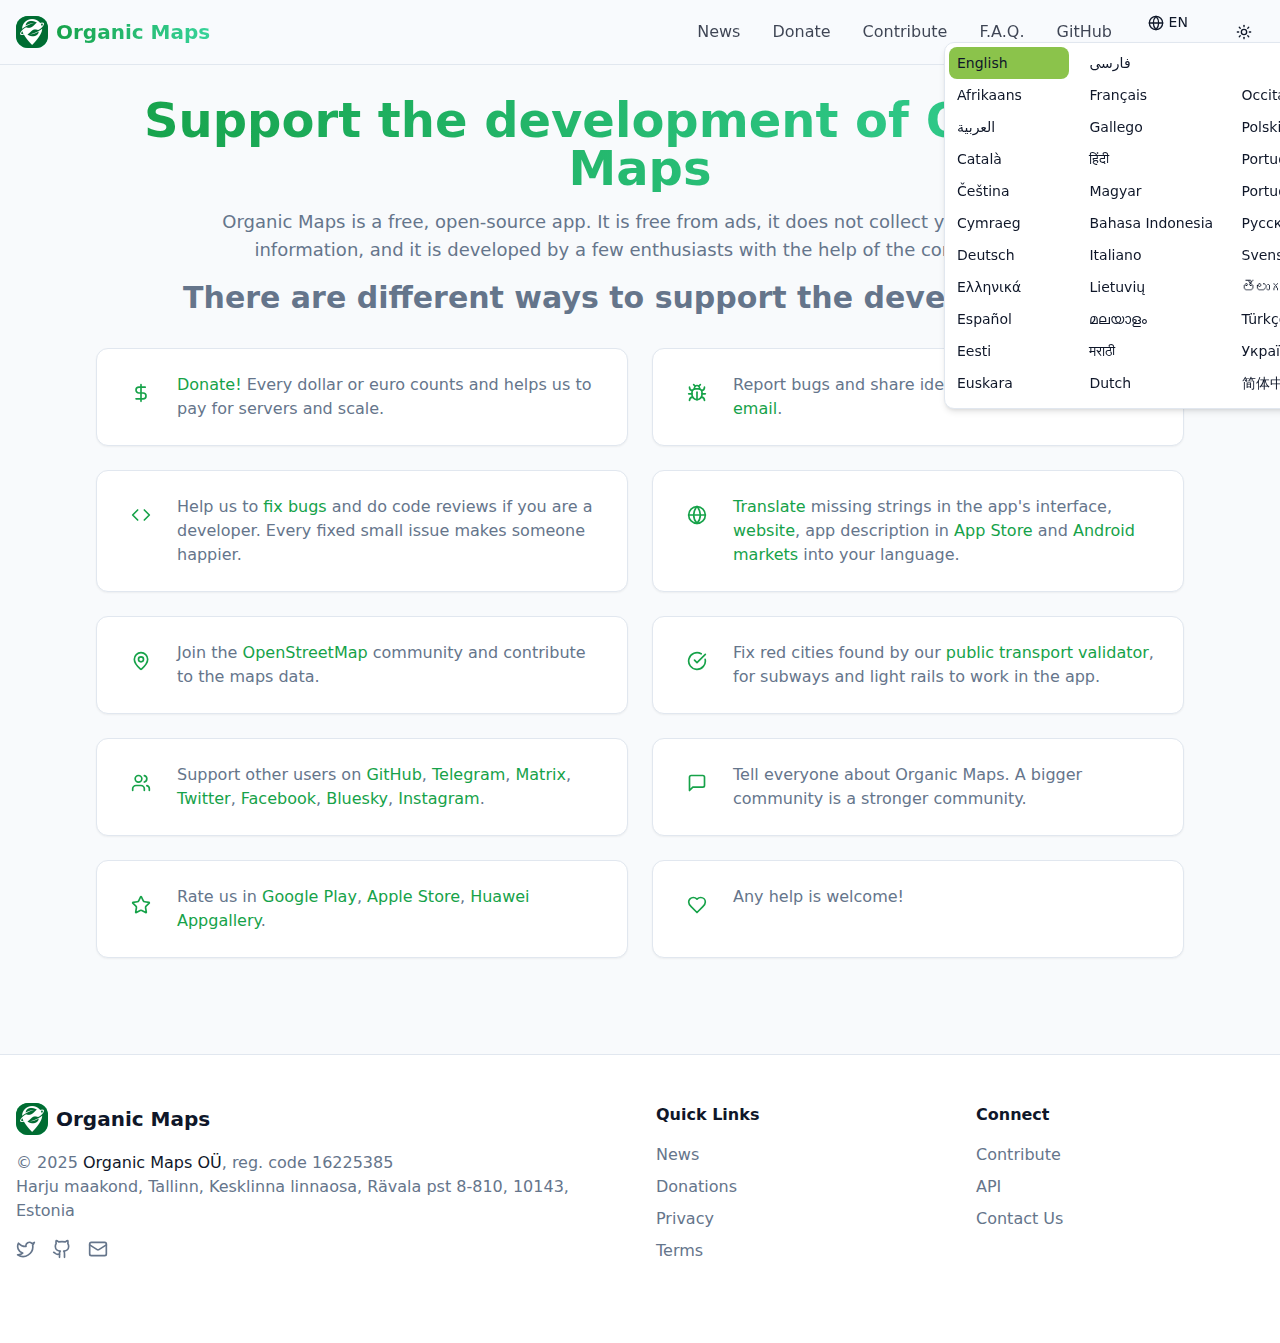
<file: loveable-om/contribute.html>
<!DOCTYPE html>
<html lang="en" class="light">
<head>
    <meta charset="UTF-8">
    <meta name="viewport" content="width=device-width, initial-scale=1.0">
    <title>Organic Maps - Navigate Your World</title>
    <meta name="author" content="Organic Maps">

    <link rel="stylesheet" href="index.css">
    <link rel="stylesheet" href="index-2.css">
</head>

<body>
<div id="root">
    <div role="region" aria-label="Notifications (F8)" tabindex="-1" style="pointer-events: none;">
        <ol tabindex="-1"
            class="fixed top-0 z-[100] flex max-h-screen w-full flex-col-reverse p-4 sm:bottom-0 sm:right-0 sm:top-auto sm:flex-col md:max-w-[420px]"></ol>
    </div>
    <section aria-label="Notifications alt+T" tabindex="-1" aria-live="polite" aria-relevant="additions text"
             aria-atomic="false"></section>
    <div class="min-h-screen">
        <!-- Header start -->
        <nav class="fixed top-0 left-0 right-0 z-50 bg-background/80 backdrop-blur-lg border-b border-border">
            <div class="container mx-auto px-4">
                <div class="flex items-center justify-between h-16"><a class="flex items-center space-x-2" href="/">
                    <div class="w-8 h-8 rounded-lg bg-gradient-to-br from-primary to-secondary">
                        <img class="rounded-lg" src="images/android-chrome-512x512.png"/>
                    </div>
                    <span class="text-xl font-bold bg-gradient-to-r from-primary to-secondary bg-clip-text text-transparent">Organic Maps</span></a>
                    <div class="hidden md:flex items-center space-x-8">
                        <a class="text-foreground/80 hover:text-foreground transition-colors" href="/news">News</a>
                        <a class="text-foreground/80 hover:text-foreground transition-colors" href="/donations">Donate</a>
                        <a class="text-foreground/80 hover:text-foreground transition-colors" href="/contributions">Contribute</a>
                        <a class="text-foreground/80 hover:text-foreground transition-colors" href="/contacts">F.A.Q.</a>
                        <a class="text-foreground/80 hover:text-foreground transition-colors" href="/contacts">GitHub</a>
                        <button class="items-center justify-center gap-2 whitespace-nowrap rounded-md text-sm font-medium ring-offset-background transition-colors focus-visible:outline-none focus-visible:ring-2 focus-visible:ring-ring focus-visible:ring-offset-2 disabled:pointer-events-none disabled:opacity-50 [&amp;_svg]:pointer-events-none [&amp;_svg]:size-4 [&amp;_svg]:shrink-0 hover:bg-accent hover:text-accent-foreground h-10 w-12 lang-dropdown"
                                type="button" style="display: inline-block">
                            <svg xmlns="http://www.w3.org/2000/svg" width="24" height="24" viewBox="0 0 24 24"
                                 style="display: inline"
                                 fill="none" stroke="currentColor" stroke-width="2" stroke-linecap="round"
                                 stroke-linejoin="round" class="lucide lucide-globe h-5 w-5">
                                <circle cx="12" cy="12" r="10"></circle>
                                <path d="M12 2a14.5 14.5 0 0 0 0 20 14.5 14.5 0 0 0 0-20"></path>
                                <path d="M2 12h20"></path>
                            </svg>
                            <span>EN</span>
                            <div style="position: relative; left: -200px; top: 10px; min-width: max-content;" class="langs-list z-50">
                                <div id="columns" style="display: inline-block" class="rounded-md border bg-popover shadow-md">
                                    <div class="z-50 min-w-[8rem] overflow-hidden p-1 text-popover-foreground"
                                         tabindex="-1" data-orientation="vertical"
                                         style="outline: none; display: inline-block">
                                        <a href="#" role="menuitem"
                                           class="relative flex select-none items-center rounded-sm px-2 py-1.5 text-sm outline-none transition-colors focus:bg-accent focus:text-accent-foreground bg-accent">
                                            English</a>
                                        <a href="#" role="menuitem"
                                           class="relative flex select-none items-center rounded-sm px-2 py-1.5 text-sm outline-none transition-colors focus:bg-accent focus:text-accent-foreground">
                                            Afrikaans</a>
                                        <a href="#" role="menuitem"
                                           class="relative flex select-none items-center rounded-sm px-2 py-1.5 text-sm outline-none transition-colors focus:bg-accent focus:text-accent-foreground">
                                            العربية</a>
                                        <a href="#" role="menuitem"
                                           class="relative flex select-none items-center rounded-sm px-2 py-1.5 text-sm outline-none transition-colors focus:bg-accent focus:text-accent-foreground">
                                            Català</a>
                                        <a href="#" role="menuitem"
                                           class="relative flex select-none items-center rounded-sm px-2 py-1.5 text-sm outline-none transition-colors focus:bg-accent focus:text-accent-foreground">
                                            Čeština</a>
                                        <a href="#" role="menuitem"
                                           class="relative flex select-none items-center rounded-sm px-2 py-1.5 text-sm outline-none transition-colors focus:bg-accent focus:text-accent-foreground">
                                            Cymraeg</a>
                                        <a href="#" role="menuitem"
                                           class="relative flex select-none items-center rounded-sm px-2 py-1.5 text-sm outline-none transition-colors focus:bg-accent focus:text-accent-foreground">
                                            Deutsch</a>
                                        <a href="#" role="menuitem"
                                           class="relative flex select-none items-center rounded-sm px-2 py-1.5 text-sm outline-none transition-colors focus:bg-accent focus:text-accent-foreground">
                                            Ελληνικά</a>
                                        <a href="#" role="menuitem"
                                           class="relative flex select-none items-center rounded-sm px-2 py-1.5 text-sm outline-none transition-colors focus:bg-accent focus:text-accent-foreground">
                                            Español</a>
                                        <a href="#" role="menuitem"
                                           class="relative flex select-none items-center rounded-sm px-2 py-1.5 text-sm outline-none transition-colors focus:bg-accent focus:text-accent-foreground">
                                            Eesti</a>
                                        <a href="#" role="menuitem"
                                           class="relative flex select-none items-center rounded-sm px-2 py-1.5 text-sm outline-none transition-colors focus:bg-accent focus:text-accent-foreground">
                                            Euskara</a>                                </div>
                                    <div class="z-50 min-w-[8rem] overflow-hidden p-1 text-popover-foreground"
                                         tabindex="-1" data-orientation="vertical"
                                         style="outline: none; display: inline-block">
                                        <a href="#" role="menuitem"
                                           class="relative flex select-none items-center rounded-sm px-2 py-1.5 text-sm outline-none transition-colors focus:bg-accent focus:text-accent-foreground">
                                            فارسی</a>
                                        <a href="#" role="menuitem"
                                           class="relative flex select-none items-center rounded-sm px-2 py-1.5 text-sm outline-none transition-colors focus:bg-accent focus:text-accent-foreground">
                                            Français</a>
                                        <a href="#" role="menuitem"
                                           class="relative flex select-none items-center rounded-sm px-2 py-1.5 text-sm outline-none transition-colors focus:bg-accent focus:text-accent-foreground">
                                            Gallego</a>
                                        <a href="#" role="menuitem"
                                           class="relative flex select-none items-center rounded-sm px-2 py-1.5 text-sm outline-none transition-colors focus:bg-accent focus:text-accent-foreground">
                                            हिंदी</a>
                                        <a href="#" role="menuitem"
                                           class="relative flex select-none items-center rounded-sm px-2 py-1.5 text-sm outline-none transition-colors focus:bg-accent focus:text-accent-foreground">
                                            Magyar</a>
                                        <a href="#" role="menuitem"
                                           class="relative flex select-none items-center rounded-sm px-2 py-1.5 text-sm outline-none transition-colors focus:bg-accent focus:text-accent-foreground">
                                            Bahasa Indonesia</a>
                                        <a href="#" role="menuitem"
                                           class="relative flex select-none items-center rounded-sm px-2 py-1.5 text-sm outline-none transition-colors focus:bg-accent focus:text-accent-foreground">
                                            Italiano</a>
                                        <a href="#" role="menuitem"
                                           class="relative flex select-none items-center rounded-sm px-2 py-1.5 text-sm outline-none transition-colors focus:bg-accent focus:text-accent-foreground">
                                            Lietuvių</a>
                                        <a href="#" role="menuitem"
                                           class="relative flex select-none items-center rounded-sm px-2 py-1.5 text-sm outline-none transition-colors focus:bg-accent focus:text-accent-foreground">
                                            മലയാളം</a>
                                        <a href="#" role="menuitem"
                                           class="relative flex select-none items-center rounded-sm px-2 py-1.5 text-sm outline-none transition-colors focus:bg-accent focus:text-accent-foreground">
                                            मराठी</a>
                                        <a href="#" role="menuitem"
                                           class="relative flex select-none items-center rounded-sm px-2 py-1.5 text-sm outline-none transition-colors focus:bg-accent focus:text-accent-foreground">
                                            Dutch</a>                                </div>
                                    <div class="z-50 min-w-[8rem] overflow-hidden p-1 text-popover-foreground"
                                         tabindex="-1" data-orientation="vertical"
                                         style="outline: none; display: inline-block">
                                        <a href="#" role="menuitem"
                                           class="relative flex select-none items-center rounded-sm px-2 py-1.5 text-sm outline-none transition-colors focus:bg-accent focus:text-accent-foreground">
                                            Occitan</a>
                                        <a href="#" role="menuitem"
                                           class="relative flex select-none items-center rounded-sm px-2 py-1.5 text-sm outline-none transition-colors focus:bg-accent focus:text-accent-foreground">
                                            Polski</a>
                                        <a href="#" role="menuitem"
                                           class="relative flex select-none items-center rounded-sm px-2 py-1.5 text-sm outline-none transition-colors focus:bg-accent focus:text-accent-foreground">
                                            Português</a>
                                        <a href="#" role="menuitem"
                                           class="relative flex select-none items-center rounded-sm px-2 py-1.5 text-sm outline-none transition-colors focus:bg-accent focus:text-accent-foreground">
                                            Português (Brasil)</a>
                                        <a href="#" role="menuitem"
                                           class="relative flex select-none items-center rounded-sm px-2 py-1.5 text-sm outline-none transition-colors focus:bg-accent focus:text-accent-foreground">
                                            Русский</a>
                                        <a href="#" role="menuitem"
                                           class="relative flex select-none items-center rounded-sm px-2 py-1.5 text-sm outline-none transition-colors focus:bg-accent focus:text-accent-foreground">
                                            Svenska</a>
                                        <a href="#" role="menuitem"
                                           class="relative flex select-none items-center rounded-sm px-2 py-1.5 text-sm outline-none transition-colors focus:bg-accent focus:text-accent-foreground">
                                            తెలుగు</a>
                                        <a href="#" role="menuitem"
                                           class="relative flex select-none items-center rounded-sm px-2 py-1.5 text-sm outline-none transition-colors focus:bg-accent focus:text-accent-foreground">
                                            Türkçe</a>
                                        <a href="#" role="menuitem"
                                           class="relative flex select-none items-center rounded-sm px-2 py-1.5 text-sm outline-none transition-colors focus:bg-accent focus:text-accent-foreground">
                                            Українська</a>
                                        <a href="#" role="menuitem"
                                           class="relative flex select-none items-center rounded-sm px-2 py-1.5 text-sm outline-none transition-colors focus:bg-accent focus:text-accent-foreground">
                                            简体中文</a>
                                    </div>
                                </div>
                            </div>
                        </button>
                        <button class="inline-flex items-center justify-center gap-2 whitespace-nowrap text-sm font-medium ring-offset-background transition-colors focus-visible:outline-none focus-visible:ring-2 focus-visible:ring-ring focus-visible:ring-offset-2 disabled:pointer-events-none disabled:opacity-50 [&amp;_svg]:pointer-events-none [&amp;_svg]:size-4 [&amp;_svg]:shrink-0 hover:bg-accent hover:text-accent-foreground h-10 w-10 rounded-full">
                            <svg xmlns="http://www.w3.org/2000/svg" width="24" height="24" viewBox="0 0 24 24"
                                 fill="none" stroke="currentColor" stroke-width="2" stroke-linecap="round"
                                 stroke-linejoin="round"
                                 class="lucide lucide-sun h-5 w-5 rotate-0 scale-100 transition-all dark:-rotate-90 dark:scale-0">
                                <circle cx="12" cy="12" r="4"></circle>
                                <path d="M12 2v2"></path>
                                <path d="M12 20v2"></path>
                                <path d="m4.93 4.93 1.41 1.41"></path>
                                <path d="m17.66 17.66 1.41 1.41"></path>
                                <path d="M2 12h2"></path>
                                <path d="M20 12h2"></path>
                                <path d="m6.34 17.66-1.41 1.41"></path>
                                <path d="m19.07 4.93-1.41 1.41"></path>
                            </svg>
                            <svg xmlns="http://www.w3.org/2000/svg" width="24" height="24" viewBox="0 0 24 24"
                                 fill="none" stroke="currentColor" stroke-width="2" stroke-linecap="round"
                                 stroke-linejoin="round"
                                 class="lucide lucide-moon absolute h-5 w-5 rotate-90 scale-0 transition-all dark:rotate-0 dark:scale-100">
                                <path d="M12 3a6 6 0 0 0 9 9 9 9 0 1 1-9-9Z"></path>
                            </svg>
                            <span class="sr-only">Toggle theme</span></button>
                    </div>
                    <div class="md:hidden flex items-center space-x-2">
                        <button class="inline-flex items-center justify-center gap-2 whitespace-nowrap text-sm font-medium ring-offset-background transition-colors focus-visible:outline-none focus-visible:ring-2 focus-visible:ring-ring focus-visible:ring-offset-2 disabled:pointer-events-none disabled:opacity-50 [&amp;_svg]:pointer-events-none [&amp;_svg]:size-4 [&amp;_svg]:shrink-0 hover:bg-accent hover:text-accent-foreground h-10 w-10 rounded-full">
                            <svg xmlns="http://www.w3.org/2000/svg" width="24" height="24" viewBox="0 0 24 24"
                                 fill="none" stroke="currentColor" stroke-width="2" stroke-linecap="round"
                                 stroke-linejoin="round"
                                 class="lucide lucide-sun h-5 w-5 rotate-0 scale-100 transition-all dark:-rotate-90 dark:scale-0">
                                <circle cx="12" cy="12" r="4"></circle>
                                <path d="M12 2v2"></path>
                                <path d="M12 20v2"></path>
                                <path d="m4.93 4.93 1.41 1.41"></path>
                                <path d="m17.66 17.66 1.41 1.41"></path>
                                <path d="M2 12h2"></path>
                                <path d="M20 12h2"></path>
                                <path d="m6.34 17.66-1.41 1.41"></path>
                                <path d="m19.07 4.93-1.41 1.41"></path>
                            </svg>
                            <svg xmlns="http://www.w3.org/2000/svg" width="24" height="24" viewBox="0 0 24 24"
                                 fill="none" stroke="currentColor" stroke-width="2" stroke-linecap="round"
                                 stroke-linejoin="round"
                                 class="lucide lucide-moon absolute h-5 w-5 rotate-90 scale-0 transition-all dark:rotate-0 dark:scale-100">
                                <path d="M12 3a6 6 0 0 0 9 9 9 9 0 1 1-9-9Z"></path>
                            </svg>
                            <span class="sr-only">Toggle theme</span></button>
                        <button class="text-foreground">
                            <svg xmlns="http://www.w3.org/2000/svg" width="24" height="24" viewBox="0 0 24 24"
                                 fill="none" stroke="currentColor" stroke-width="2" stroke-linecap="round"
                                 stroke-linejoin="round" class="lucide lucide-menu">
                                <line x1="4" x2="20" y1="12" y2="12"></line>
                                <line x1="4" x2="20" y1="6" y2="6"></line>
                                <line x1="4" x2="20" y1="18" y2="18"></line>
                            </svg>
                        </button>
                    </div>
                </div>
            </div>
        </nav>
        <!-- Header End -->

        <section class="py-24 px-4">
            <div class="container mx-auto max-w-6xl">
                <h2 class="text-4xl md:text-5xl font-bold mb-4 text-center bg-gradient-to-r from-primary to-secondary bg-clip-text text-transparent">Support the development of Organic Maps</h2>
                <p class="text-lg text-muted-foreground max-w-4xl text-center mx-auto mb-4 mt-4">Organic Maps is a free, open-source app. It is free from ads, it does not collect your personal
                    information, and it is developed by a few enthusiasts with the help of the community.</p>
                <div class="max-w-6xl mx-auto">
                    <h2 class="text-3xl font-semibold mb-8 text-center text-muted-foreground">There are different ways to support the development:</h2>
                    <div class="grid grid-cols-1 md:grid-cols-2 gap-6">
                        <div class="rounded-lg border bg-card text-card-foreground shadow-sm p-6 hover:shadow-glow border-l-4 border-l-primary">
                            <div class="flex items-start gap-4">
                                <div class="w-10 h-10 rounded-full bg-primary/10 flex items-center justify-center flex-shrink-0">
                                    <svg xmlns="http://www.w3.org/2000/svg" width="24" height="24" viewBox="0 0 24 24"
                                         fill="none" stroke="currentColor" stroke-width="2" stroke-linecap="round"
                                         stroke-linejoin="round" class="lucide lucide-dollar-sign w-5 h-5 text-primary">
                                        <line x1="12" x2="12" y1="2" y2="22"></line>
                                        <path d="M17 5H9.5a3.5 3.5 0 0 0 0 7h5a3.5 3.5 0 0 1 0 7H6"></path>
                                    </svg>
                                </div>
                                <p class="text-muted-foreground"><a href="#" class="text-primary">Donate!</a> Every dollar or euro counts and helps us to pay
                                    for servers and scale.</p></div>
                        </div>
                        <div class="rounded-lg border bg-card text-card-foreground shadow-sm p-6 hover:shadow-glow border-l-4 border-l-primary">
                            <div class="flex items-start gap-4">
                                <div class="w-10 h-10 rounded-full bg-primary/10 flex items-center justify-center flex-shrink-0">
                                    <svg xmlns="http://www.w3.org/2000/svg" width="24" height="24" viewBox="0 0 24 24"
                                         fill="none" stroke="currentColor" stroke-width="2" stroke-linecap="round"
                                         stroke-linejoin="round" class="lucide lucide-bug w-5 h-5 text-primary">
                                        <path d="m8 2 1.88 1.88"></path>
                                        <path d="M14.12 3.88 16 2"></path>
                                        <path d="M9 7.13v-1a3.003 3.003 0 1 1 6 0v1"></path>
                                        <path d="M12 20c-3.3 0-6-2.7-6-6v-3a4 4 0 0 1 4-4h4a4 4 0 0 1 4 4v3c0 3.3-2.7 6-6 6"></path>
                                        <path d="M12 20v-9"></path>
                                        <path d="M6.53 9C4.6 8.8 3 7.1 3 5"></path>
                                        <path d="M6 13H2"></path>
                                        <path d="M3 21c0-2.1 1.7-3.9 3.8-4"></path>
                                        <path d="M20.97 5c0 2.1-1.6 3.8-3.5 4"></path>
                                        <path d="M22 13h-4"></path>
                                        <path d="M17.2 17c2.1.1 3.8 1.9 3.8 4"></path>
                                    </svg>
                                </div>
                                <p class="text-muted-foreground">Report bugs and share ideas on our <a href="https://github.com/organicmaps/organicmaps" class="text-primary">GitHub</a> or via
                                    <a href="mailto:support@organicmaps.app" class="text-primary">email</a>.</p></div>
                        </div>
                        <div class="rounded-lg border bg-card text-card-foreground shadow-sm p-6 hover:shadow-glow border-l-4 border-l-primary">
                            <div class="flex items-start gap-4">
                                <div class="w-10 h-10 rounded-full bg-primary/10 flex items-center justify-center flex-shrink-0">
                                    <svg xmlns="http://www.w3.org/2000/svg" width="24" height="24" viewBox="0 0 24 24"
                                         fill="none" stroke="currentColor" stroke-width="2" stroke-linecap="round"
                                         stroke-linejoin="round" class="lucide lucide-code w-5 h-5 text-primary">
                                        <polyline points="16 18 22 12 16 6"></polyline>
                                        <polyline points="8 6 2 12 8 18"></polyline>
                                    </svg>
                                </div>
                                <p class="text-muted-foreground">Help us to <a href="https://github.com/organicmaps/organicmaps/blob/master/docs/CONTRIBUTING.md" class="text-primary">fix bugs</a> and do code reviews if you are a
                                    developer. Every fixed small issue makes someone happier.</p></div>
                        </div>
                        <div class="rounded-lg border bg-card text-card-foreground shadow-sm p-6 hover:shadow-glow border-l-4 border-l-primary">
                            <div class="flex items-start gap-4">
                                <div class="w-10 h-10 rounded-full bg-primary/10 flex items-center justify-center flex-shrink-0">
                                    <svg xmlns="http://www.w3.org/2000/svg" width="24" height="24" viewBox="0 0 24 24"
                                         fill="none" stroke="currentColor" stroke-width="2" stroke-linecap="round"
                                         stroke-linejoin="round" class="lucide lucide-globe w-5 h-5 text-primary">
                                        <circle cx="12" cy="12" r="10"></circle>
                                        <path d="M12 2a14.5 14.5 0 0 0 0 20 14.5 14.5 0 0 0 0-20"></path>
                                        <path d="M2 12h20"></path>
                                    </svg>
                                </div>
                                <p class="text-muted-foreground"><a href="https://github.com/organicmaps/organicmaps/blob/master/docs/TRANSLATIONS.md" class="text-primary">Translate</a>
                                    missing strings in the app's interface, <a href="https://hosted.weblate.org/projects/organicmaps/website/" class="text-primary">website</a>,
                                    app description in <a href="https://hosted.weblate.org/projects/organicmaps/apple-appstore-metadata/" class="text-primary">App Store</a> and
                                    <a href="https://hosted.weblate.org/projects/organicmaps/fdroid-metadata/" class="text-primary">Android markets</a> into your language.</p>
                            </div>
                        </div>
                        <div class="rounded-lg border bg-card text-card-foreground shadow-sm p-6 hover:shadow-glow border-l-4 border-l-primary">
                            <div class="flex items-start gap-4">
                                <div class="w-10 h-10 rounded-full bg-primary/10 flex items-center justify-center flex-shrink-0">
                                    <svg xmlns="http://www.w3.org/2000/svg" width="24" height="24" viewBox="0 0 24 24"
                                         fill="none" stroke="currentColor" stroke-width="2" stroke-linecap="round"
                                         stroke-linejoin="round" class="lucide lucide-map-pin w-5 h-5 text-primary">
                                        <path d="M20 10c0 4.993-5.539 10.193-7.399 11.799a1 1 0 0 1-1.202 0C9.539 20.193 4 14.993 4 10a8 8 0 0 1 16 0"></path>
                                        <circle cx="12" cy="10" r="3"></circle>
                                    </svg>
                                </div>
                                <p class="text-muted-foreground">Join the
                                    <a href="https://www.openstreetmap.org/about" class="text-primary">OpenStreetMap</a> community and contribute to the maps data.</p>
                            </div>
                        </div>
                        <div class="rounded-lg border bg-card text-card-foreground shadow-sm p-6 hover:shadow-glow border-l-4 border-l-primary">
                            <div class="flex items-start gap-4">
                                <div class="w-10 h-10 rounded-full bg-primary/10 flex items-center justify-center flex-shrink-0">
                                    <svg xmlns="http://www.w3.org/2000/svg" width="24" height="24" viewBox="0 0 24 24"
                                         fill="none" stroke="currentColor" stroke-width="2" stroke-linecap="round"
                                         stroke-linejoin="round"
                                         class="lucide lucide-circle-check-big w-5 h-5 text-primary">
                                        <path d="M21.801 10A10 10 0 1 1 17 3.335"></path>
                                        <path d="m9 11 3 3L22 4"></path>
                                    </svg>
                                </div>
                                <p class="text-muted-foreground">Fix red cities found by our <a href="https://cdn.organicmaps.app/subway/" class="text-primary">public transport validator</a>,
                                    for subways and light rails to work in the app.</p></div>
                        </div>
                        <div class="rounded-lg border bg-card text-card-foreground shadow-sm p-6 hover:shadow-glow border-l-4 border-l-primary">
                            <div class="flex items-start gap-4">
                                <div class="w-10 h-10 rounded-full bg-primary/10 flex items-center justify-center flex-shrink-0">
                                    <svg xmlns="http://www.w3.org/2000/svg" width="24" height="24" viewBox="0 0 24 24"
                                         fill="none" stroke="currentColor" stroke-width="2" stroke-linecap="round"
                                         stroke-linejoin="round" class="lucide lucide-users w-5 h-5 text-primary">
                                        <path d="M16 21v-2a4 4 0 0 0-4-4H6a4 4 0 0 0-4 4v2"></path>
                                        <circle cx="9" cy="7" r="4"></circle>
                                        <path d="M22 21v-2a4 4 0 0 0-3-3.87"></path>
                                        <path d="M16 3.13a4 4 0 0 1 0 7.75"></path>
                                    </svg>
                                </div>
                                <p class="text-muted-foreground">Support other users on <a href="https://github.com/organicmaps/organicmaps/issues" class="text-primary">GitHub</a>,
                                    <a href="https://t.me/OrganicMaps" class="text-primary">Telegram</a>, <a href="https://matrix.to/#/#organicmaps:matrix.org" class="text-primary">Matrix</a>,
                                    <a href="https://twitter.com/OrganicMapsApp" class="text-primary">Twitter</a>, <a href="https://facebook.com/OrganicMaps" class="text-primary">Facebook</a>,
                                    <a href="https://bsky.app/profile/organicmaps.bsky.social" class="text-primary">Bluesky</a>,
                                    <a href="https://instagram.com/organicmaps.app/" class="text-primary">Instagram</a>.</p></div>
                        </div>
                        <div class="rounded-lg border bg-card text-card-foreground shadow-sm p-6 hover:shadow-glow border-l-4 border-l-primary">
                            <div class="flex items-start gap-4">
                                <div class="w-10 h-10 rounded-full bg-primary/10 flex items-center justify-center flex-shrink-0">
                                    <svg xmlns="http://www.w3.org/2000/svg" width="24" height="24" viewBox="0 0 24 24"
                                         fill="none" stroke="currentColor" stroke-width="2" stroke-linecap="round"
                                         stroke-linejoin="round"
                                         class="lucide lucide-message-square w-5 h-5 text-primary">
                                        <path d="M21 15a2 2 0 0 1-2 2H7l-4 4V5a2 2 0 0 1 2-2h14a2 2 0 0 1 2 2z"></path>
                                    </svg>
                                </div>
                                <p class="text-muted-foreground">Tell everyone about Organic Maps. A bigger community is
                                    a stronger community.</p></div>
                        </div>
                        <div class="rounded-lg border bg-card text-card-foreground shadow-sm p-6 hover:shadow-glow border-l-4 border-l-primary">
                            <div class="flex items-start gap-4">
                                <div class="w-10 h-10 rounded-full bg-primary/10 flex items-center justify-center flex-shrink-0">
                                    <svg xmlns="http://www.w3.org/2000/svg" width="24" height="24" viewBox="0 0 24 24"
                                         fill="none" stroke="currentColor" stroke-width="2" stroke-linecap="round"
                                         stroke-linejoin="round" class="lucide lucide-star w-5 h-5 text-primary">
                                        <path d="M11.525 2.295a.53.53 0 0 1 .95 0l2.31 4.679a2.123 2.123 0 0 0 1.595 1.16l5.166.756a.53.53 0 0 1 .294.904l-3.736 3.638a2.123 2.123 0 0 0-.611 1.878l.882 5.14a.53.53 0 0 1-.771.56l-4.618-2.428a2.122 2.122 0 0 0-1.973 0L6.396 21.01a.53.53 0 0 1-.77-.56l.881-5.139a2.122 2.122 0 0 0-.611-1.879L2.16 9.795a.53.53 0 0 1 .294-.906l5.165-.755a2.122 2.122 0 0 0 1.597-1.16z"></path>
                                    </svg>
                                </div>
                                <p class="text-muted-foreground">Rate us in <a href="market://details?id=app.organicmaps" class="text-primary">Google Play</a>,
                                    <a href="https://itunes.apple.com/app/id1567437057?action=write-review" class="text-primary">Apple Store</a>,
                                    <a href="appmarket://details?id=app.organicmaps" class="text-primary">Huawei Appgallery</a>.</p></div>
                        </div>
                        <div class="rounded-lg border bg-card text-card-foreground shadow-sm p-6 hover:shadow-glow border-l-4 border-l-primary">
                            <div class="flex items-start gap-4">
                                <div class="w-10 h-10 rounded-full bg-primary/10 flex items-center justify-center flex-shrink-0">
                                    <svg xmlns="http://www.w3.org/2000/svg" width="24" height="24" viewBox="0 0 24 24"
                                         fill="none" stroke="currentColor" stroke-width="2" stroke-linecap="round"
                                         stroke-linejoin="round" class="lucide lucide-heart w-5 h-5 text-primary">
                                        <path d="M19 14c1.49-1.46 3-3.21 3-5.5A5.5 5.5 0 0 0 16.5 3c-1.76 0-3 .5-4.5 2-1.5-1.5-2.74-2-4.5-2A5.5 5.5 0 0 0 2 8.5c0 2.3 1.5 4.05 3 5.5l7 7Z"></path>
                                    </svg>
                                </div>
                                <p class="text-muted-foreground">Any help is welcome!</p></div>
                        </div>
                    </div>
                </div>
            </div>
        </section>

        <footer class="bg-card border-t border-border py-12">
            <div class="container mx-auto px-4">
                <div class="grid grid-cols-1 md:grid-cols-4 gap-8 mb-8">
                    <div class="col-span-1 md:col-span-2">
                        <div class="flex items-center space-x-2 mb-4">
                            <div class="w-8 h-8 rounded-lg bg-gradient-to-br from-primary to-secondary">
                                <img class="rounded-lg" src="images/android-chrome-512x512.png"/>
                            </div>
                            <span class="text-xl font-bold">Organic Maps</span></div>
                        <p class="text-muted-foreground mb-4">© 2025 <a href="mailto:legal@organicmaps.app" class="text-foreground">Organic Maps OÜ</a>, reg. code 16225385<br/>
                            Harju maakond, Tallinn, Kesklinna linnaosa, Rävala pst 8-810, 10143, Estonia</p>
                        <div class="flex space-x-4"><a href="#"
                                                       class="text-muted-foreground hover:text-primary transition-colors">
                            <svg xmlns="http://www.w3.org/2000/svg" width="24" height="24" viewBox="0 0 24 24"
                                 fill="none" stroke="currentColor" stroke-width="2" stroke-linecap="round"
                                 stroke-linejoin="round" class="lucide lucide-twitter w-5 h-5">
                                <path d="M22 4s-.7 2.1-2 3.4c1.6 10-9.4 17.3-18 11.6 2.2.1 4.4-.6 6-2C3 15.5.5 9.6 3 5c2.2 2.6 5.6 4.1 9 4-.9-4.2 4-6.6 7-3.8 1.1 0 3-1.2 3-1.2z"></path>
                            </svg>
                        </a><a href="#" class="text-muted-foreground hover:text-primary transition-colors">
                            <svg xmlns="http://www.w3.org/2000/svg" width="24" height="24" viewBox="0 0 24 24"
                                 fill="none" stroke="currentColor" stroke-width="2" stroke-linecap="round"
                                 stroke-linejoin="round" class="lucide lucide-github w-5 h-5">
                                <path d="M15 22v-4a4.8 4.8 0 0 0-1-3.5c3 0 6-2 6-5.5.08-1.25-.27-2.48-1-3.5.28-1.15.28-2.35 0-3.5 0 0-1 0-3 1.5-2.64-.5-5.36-.5-8 0C6 2 5 2 5 2c-.3 1.15-.3 2.35 0 3.5A5.403 5.403 0 0 0 4 9c0 3.5 3 5.5 6 5.5-.39.49-.68 1.05-.85 1.65-.17.6-.22 1.23-.15 1.85v4"></path>
                                <path d="M9 18c-4.51 2-5-2-7-2"></path>
                            </svg>
                        </a><a href="#" class="text-muted-foreground hover:text-primary transition-colors">
                            <svg xmlns="http://www.w3.org/2000/svg" width="24" height="24" viewBox="0 0 24 24"
                                 fill="none" stroke="currentColor" stroke-width="2" stroke-linecap="round"
                                 stroke-linejoin="round" class="lucide lucide-mail w-5 h-5">
                                <rect width="20" height="16" x="2" y="4" rx="2"></rect>
                                <path d="m22 7-8.97 5.7a1.94 1.94 0 0 1-2.06 0L2 7"></path>
                            </svg>
                        </a></div>
                    </div>
                    <div><h3 class="font-semibold mb-4">Quick Links</h3>
                        <ul class="space-y-2">
                            <li><a class="text-muted-foreground hover:text-foreground transition-colors" href="/news">News</a>
                            </li>
                            <li><a class="text-muted-foreground hover:text-foreground transition-colors"
                                   href="/donations">Donations</a></li>
                            <li><a class="text-muted-foreground hover:text-foreground transition-colors"
                                   href="/privacy">Privacy</a></li>
                            <li><a class="text-muted-foreground hover:text-foreground transition-colors"
                                   href="/terms">Terms</a></li>
                        </ul>
                    </div>
                    <div><h3 class="font-semibold mb-4">Connect</h3>
                        <ul class="space-y-2">
                            <li><a class="text-muted-foreground hover:text-foreground transition-colors" href="/contribute/">Contribute</a></li>
                            <li><a class="text-muted-foreground hover:text-foreground transition-colors" href="https://omaps.app/api">API</a></li>
                            <li><a class="text-muted-foreground hover:text-foreground transition-colors" href="mailto:hello@organicmaps.app">Contact Us</a></li>
                        </ul>
                    </div>
                </div>
            </div>
        </footer>
    </div>
</div>

</body>
</html>
</file>
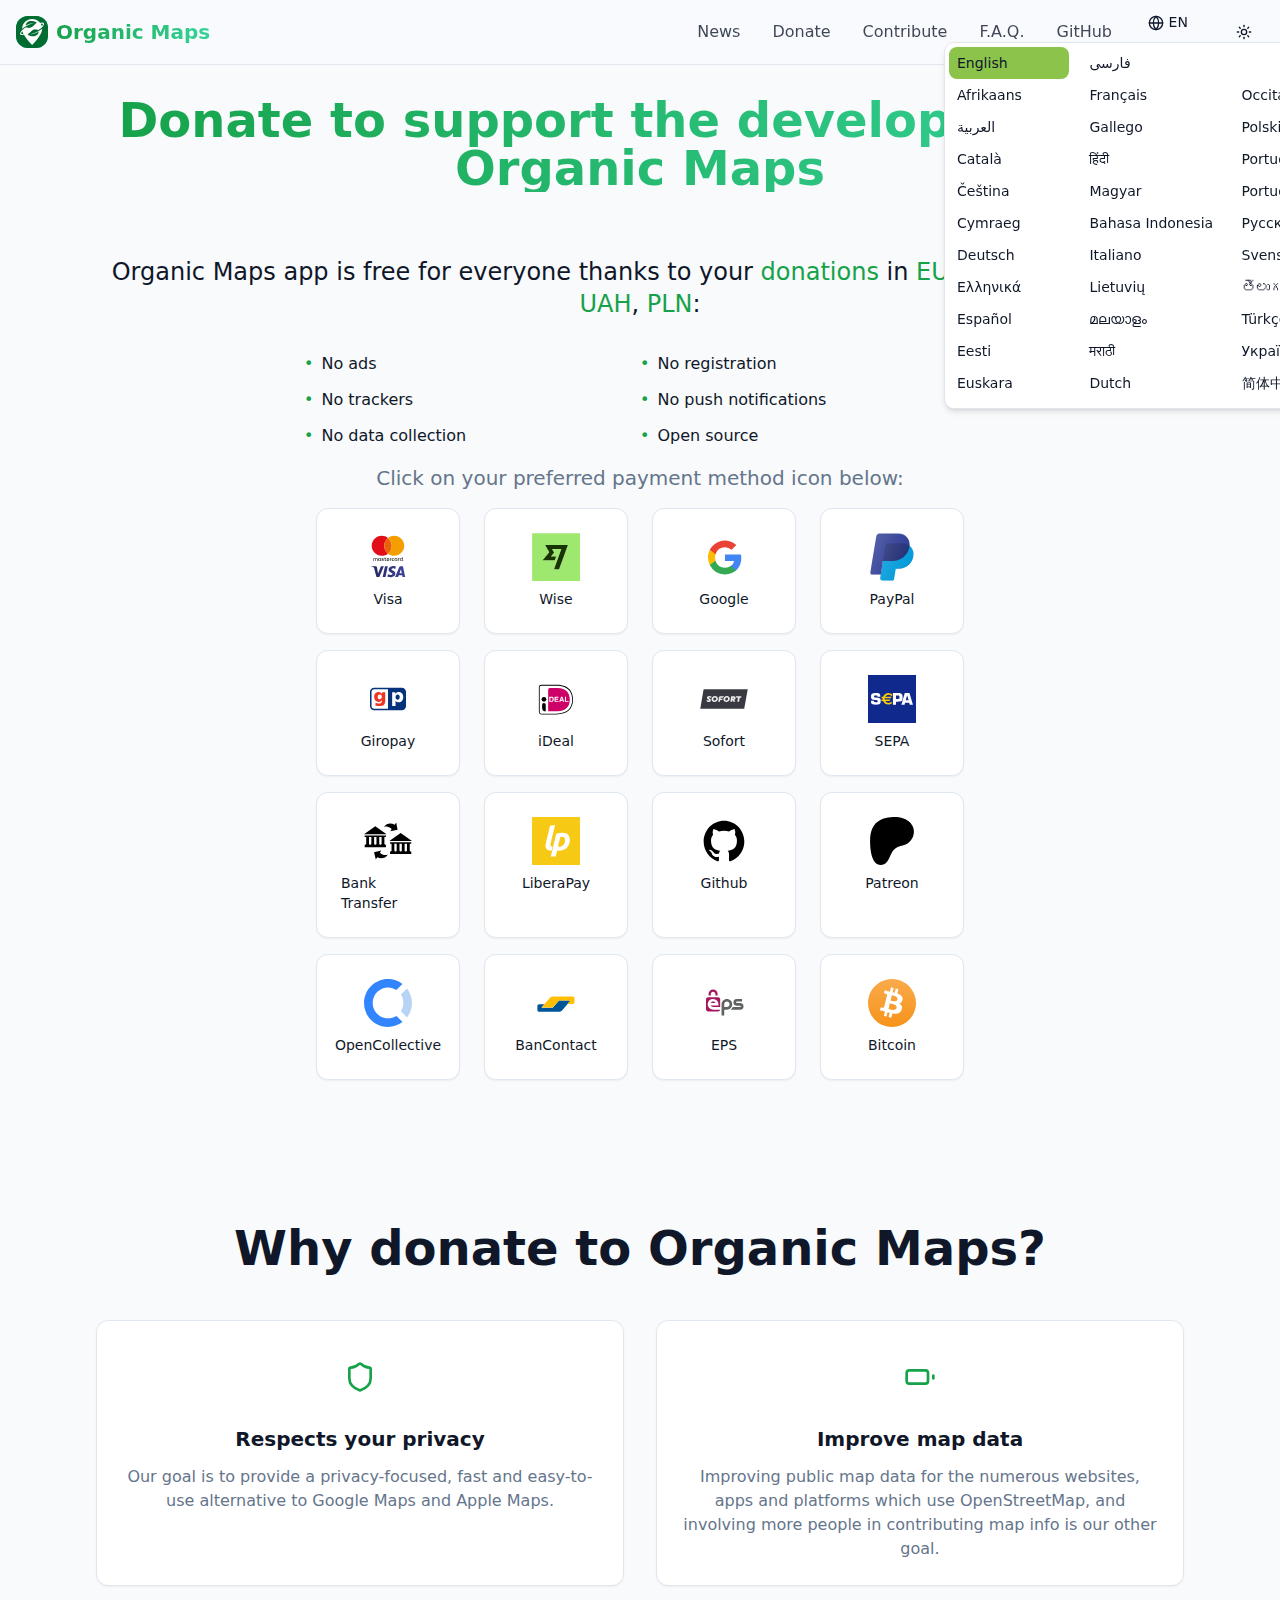
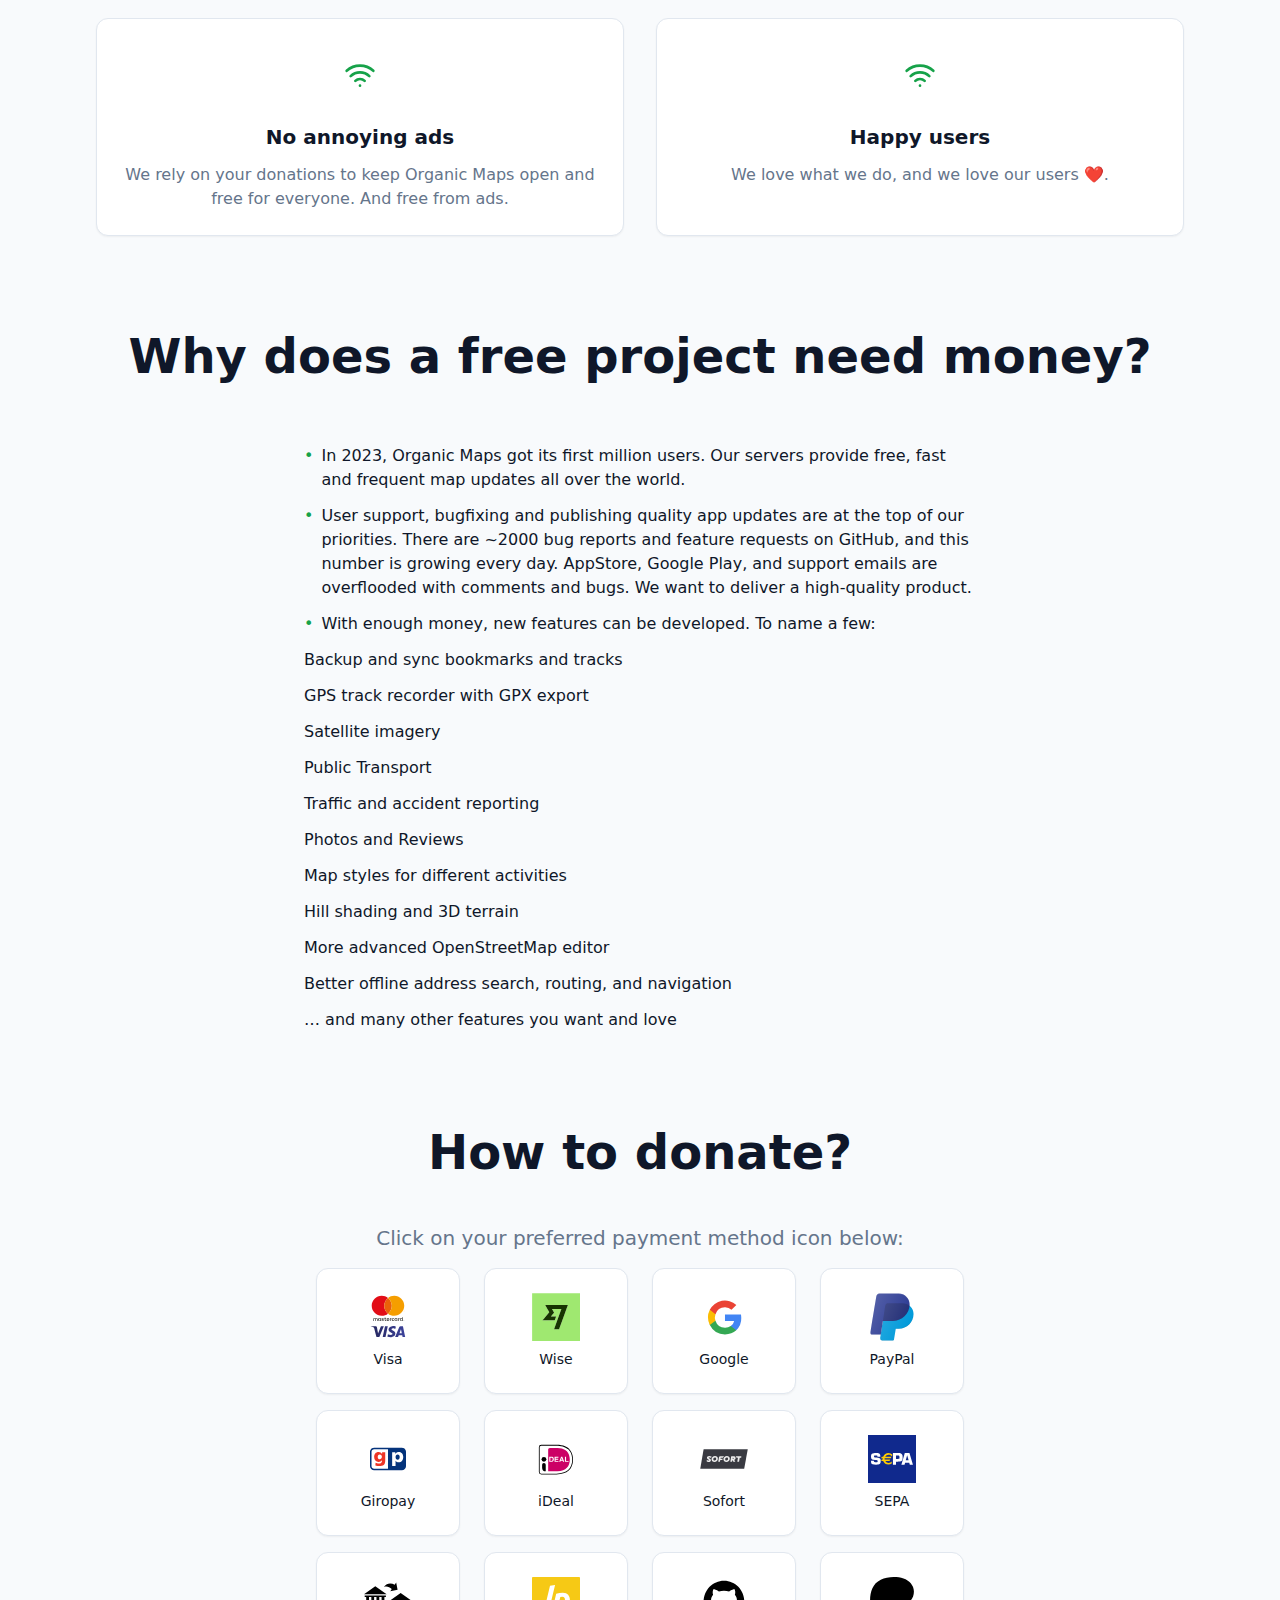
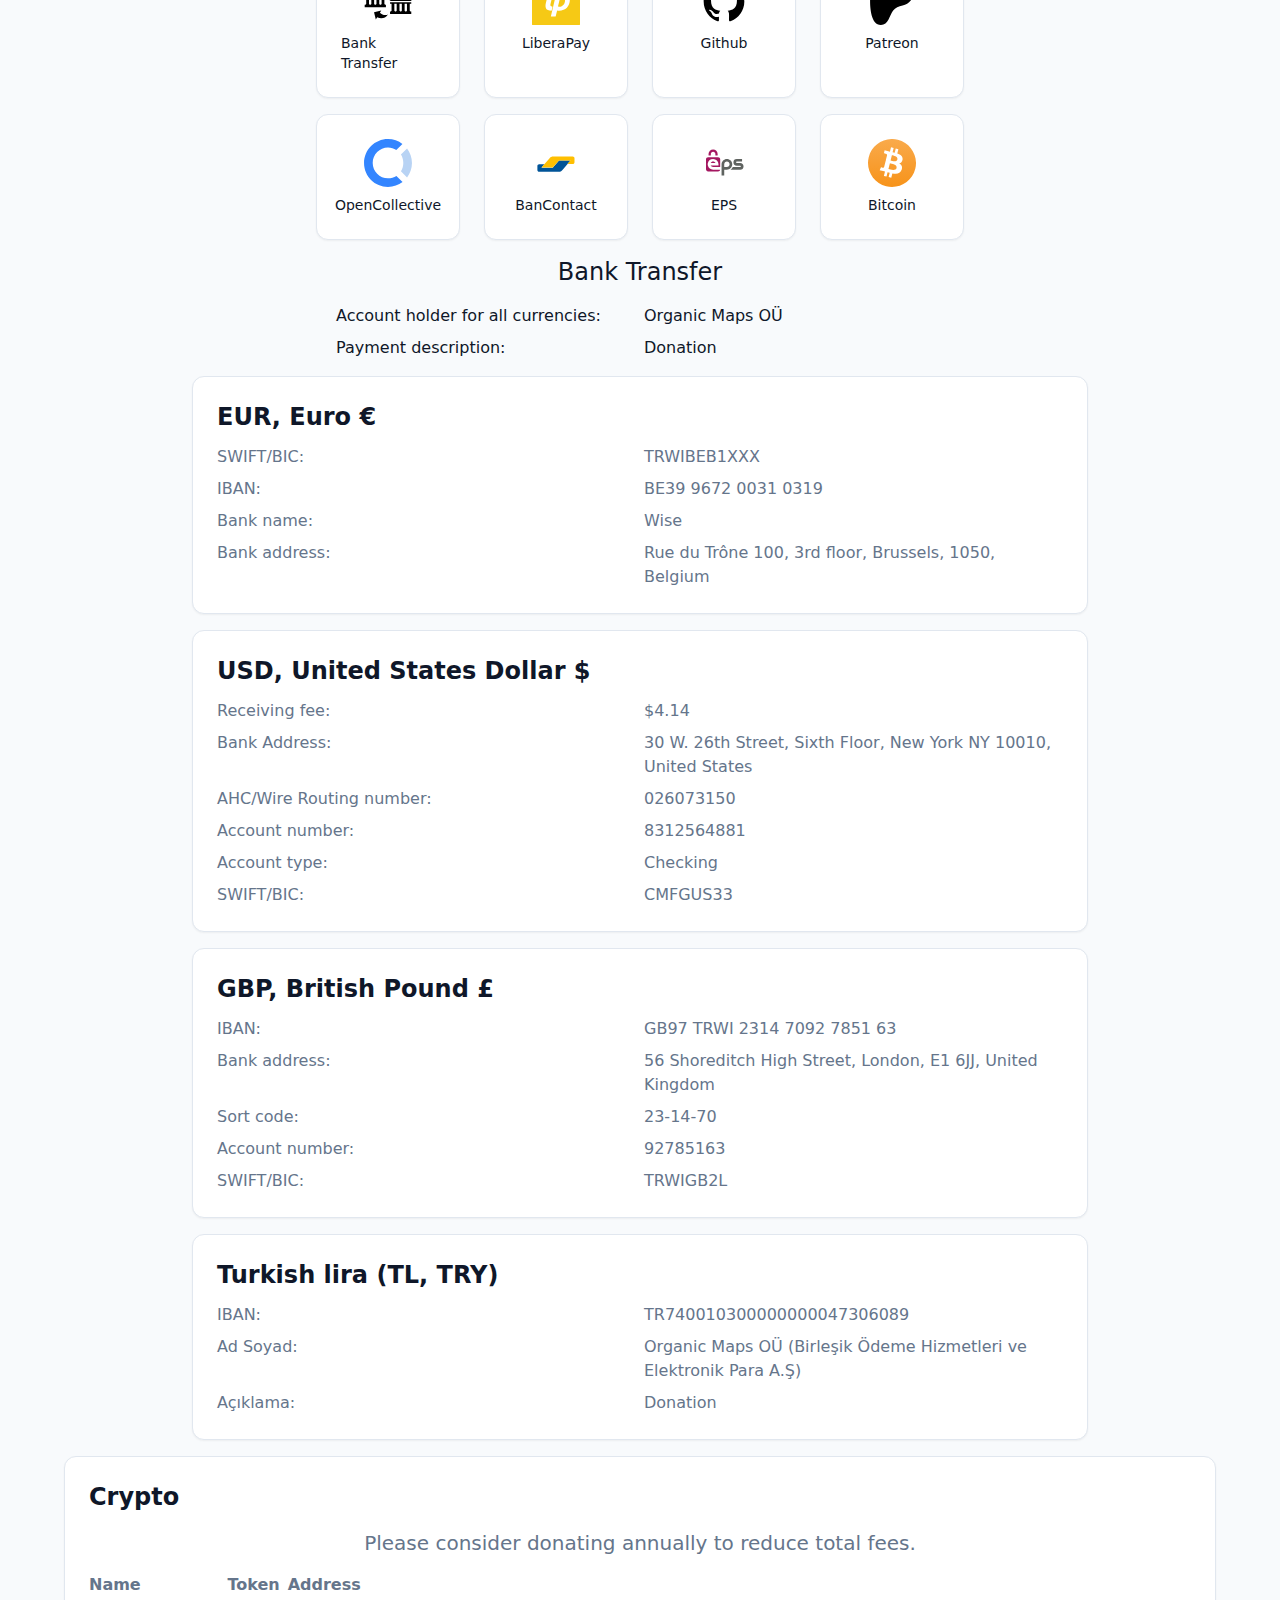
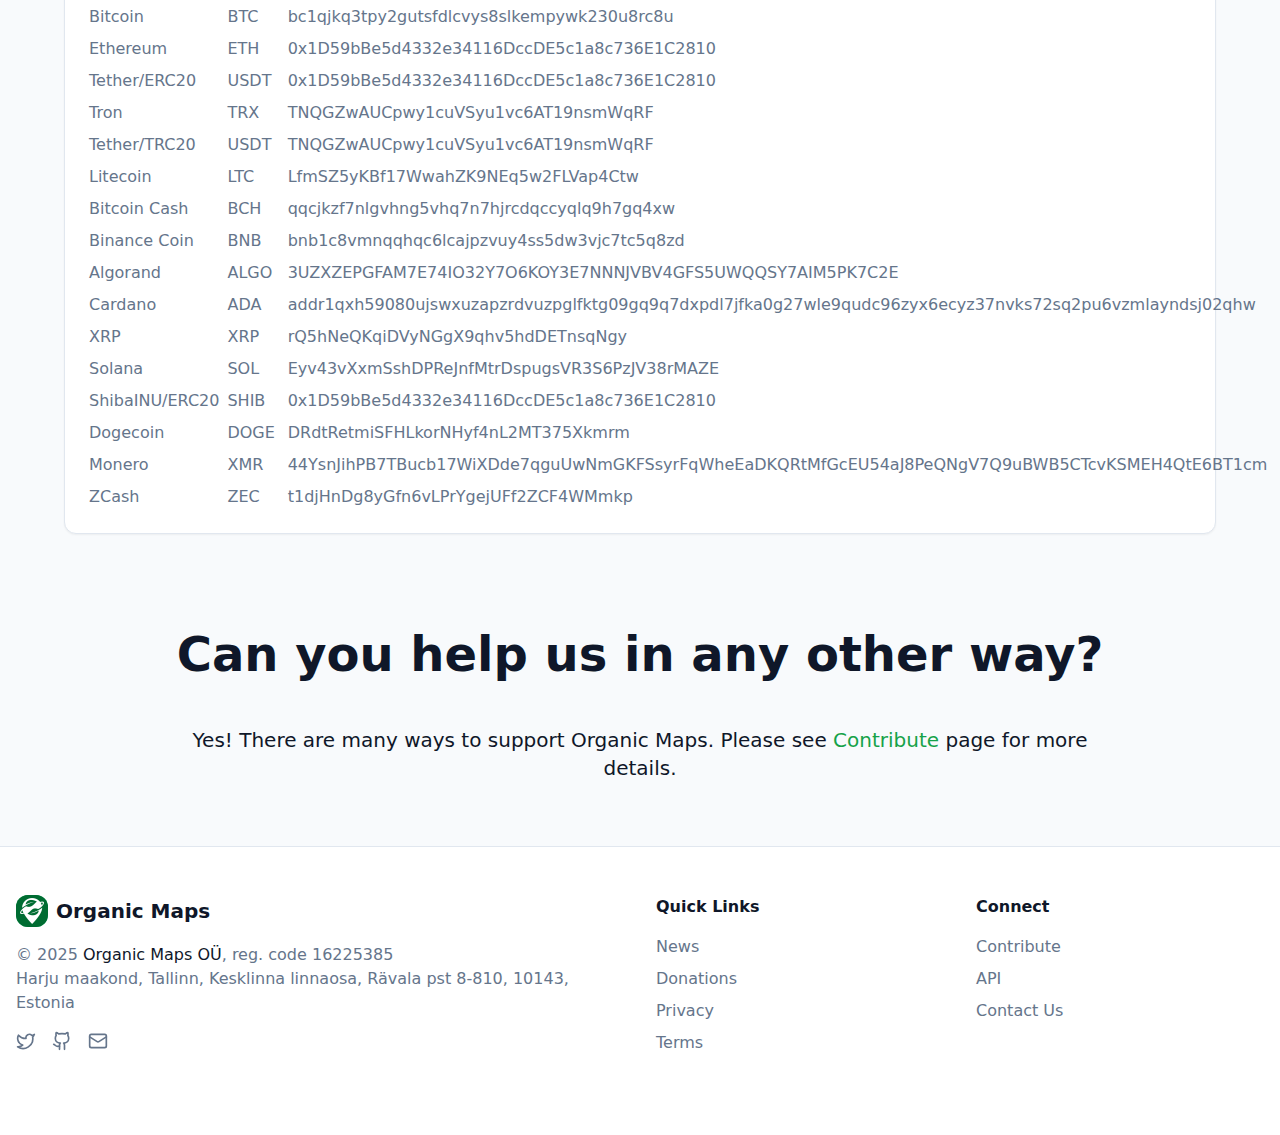
<file: loveable-om/donate.html>
<!DOCTYPE html>
<html lang="en" class="light">
<head>
    <meta charset="UTF-8">
    <meta name="viewport" content="width=device-width, initial-scale=1.0">
    <title>Organic Maps - Navigate Your World</title>
    <meta name="author" content="Organic Maps">

    <link rel="stylesheet" href="index.css">
    <link rel="stylesheet" href="index-2.css">
</head>

<body>
<div id="root">
    <div role="region" aria-label="Notifications (F8)" tabindex="-1" style="pointer-events: none;">
        <ol tabindex="-1"
            class="fixed top-0 z-[100] flex max-h-screen w-full flex-col-reverse p-4 sm:bottom-0 sm:right-0 sm:top-auto sm:flex-col md:max-w-[420px]"></ol>
    </div>
    <section aria-label="Notifications alt+T" tabindex="-1" aria-live="polite" aria-relevant="additions text"
             aria-atomic="false"></section>
    <div class="min-h-screen">
        <!-- Header start -->
        <nav class="fixed top-0 left-0 right-0 z-50 bg-background/80 backdrop-blur-lg border-b border-border">
            <div class="container mx-auto px-4">
                <div class="flex items-center justify-between h-16"><a class="flex items-center space-x-2" href="/">
                    <div class="w-8 h-8 rounded-lg bg-gradient-to-br from-primary to-secondary">
                        <img class="rounded-lg" src="images/android-chrome-512x512.png"/>
                    </div>
                    <span class="text-xl font-bold bg-gradient-to-r from-primary to-secondary bg-clip-text text-transparent">Organic Maps</span></a>
                    <div class="hidden md:flex items-center space-x-8">
                        <a class="text-foreground/80 hover:text-foreground transition-colors" href="/news">News</a>
                        <a class="text-foreground/80 hover:text-foreground transition-colors" href="/donations">Donate</a>
                        <a class="text-foreground/80 hover:text-foreground transition-colors" href="/contributions">Contribute</a>
                        <a class="text-foreground/80 hover:text-foreground transition-colors" href="/contacts">F.A.Q.</a>
                        <a class="text-foreground/80 hover:text-foreground transition-colors" href="/contacts">GitHub</a>
                        <button class="items-center justify-center gap-2 whitespace-nowrap rounded-md text-sm font-medium ring-offset-background transition-colors focus-visible:outline-none focus-visible:ring-2 focus-visible:ring-ring focus-visible:ring-offset-2 disabled:pointer-events-none disabled:opacity-50 [&amp;_svg]:pointer-events-none [&amp;_svg]:size-4 [&amp;_svg]:shrink-0 hover:bg-accent hover:text-accent-foreground h-10 w-12 lang-dropdown"
                                type="button" style="display: inline-block">
                            <svg xmlns="http://www.w3.org/2000/svg" width="24" height="24" viewBox="0 0 24 24"
                                 style="display: inline"
                                 fill="none" stroke="currentColor" stroke-width="2" stroke-linecap="round"
                                 stroke-linejoin="round" class="lucide lucide-globe h-5 w-5">
                                <circle cx="12" cy="12" r="10"></circle>
                                <path d="M12 2a14.5 14.5 0 0 0 0 20 14.5 14.5 0 0 0 0-20"></path>
                                <path d="M2 12h20"></path>
                            </svg>
                            <span>EN</span>
                            <div style="position: relative; left: -200px; top: 10px; min-width: max-content;" class="langs-list z-50">
                                <div id="columns" style="display: inline-block" class="rounded-md border bg-popover shadow-md">
                                    <div class="z-50 min-w-[8rem] overflow-hidden p-1 text-popover-foreground"
                                         tabindex="-1" data-orientation="vertical"
                                         style="outline: none; display: inline-block">
                                        <a href="#" role="menuitem"
                                           class="relative flex select-none items-center rounded-sm px-2 py-1.5 text-sm outline-none transition-colors focus:bg-accent focus:text-accent-foreground bg-accent">
                                            English</a>
                                        <a href="#" role="menuitem"
                                           class="relative flex select-none items-center rounded-sm px-2 py-1.5 text-sm outline-none transition-colors focus:bg-accent focus:text-accent-foreground">
                                            Afrikaans</a>
                                        <a href="#" role="menuitem"
                                           class="relative flex select-none items-center rounded-sm px-2 py-1.5 text-sm outline-none transition-colors focus:bg-accent focus:text-accent-foreground">
                                            العربية</a>
                                        <a href="#" role="menuitem"
                                           class="relative flex select-none items-center rounded-sm px-2 py-1.5 text-sm outline-none transition-colors focus:bg-accent focus:text-accent-foreground">
                                            Català</a>
                                        <a href="#" role="menuitem"
                                           class="relative flex select-none items-center rounded-sm px-2 py-1.5 text-sm outline-none transition-colors focus:bg-accent focus:text-accent-foreground">
                                            Čeština</a>
                                        <a href="#" role="menuitem"
                                           class="relative flex select-none items-center rounded-sm px-2 py-1.5 text-sm outline-none transition-colors focus:bg-accent focus:text-accent-foreground">
                                            Cymraeg</a>
                                        <a href="#" role="menuitem"
                                           class="relative flex select-none items-center rounded-sm px-2 py-1.5 text-sm outline-none transition-colors focus:bg-accent focus:text-accent-foreground">
                                            Deutsch</a>
                                        <a href="#" role="menuitem"
                                           class="relative flex select-none items-center rounded-sm px-2 py-1.5 text-sm outline-none transition-colors focus:bg-accent focus:text-accent-foreground">
                                            Ελληνικά</a>
                                        <a href="#" role="menuitem"
                                           class="relative flex select-none items-center rounded-sm px-2 py-1.5 text-sm outline-none transition-colors focus:bg-accent focus:text-accent-foreground">
                                            Español</a>
                                        <a href="#" role="menuitem"
                                           class="relative flex select-none items-center rounded-sm px-2 py-1.5 text-sm outline-none transition-colors focus:bg-accent focus:text-accent-foreground">
                                            Eesti</a>
                                        <a href="#" role="menuitem"
                                           class="relative flex select-none items-center rounded-sm px-2 py-1.5 text-sm outline-none transition-colors focus:bg-accent focus:text-accent-foreground">
                                            Euskara</a>                                </div>
                                    <div class="z-50 min-w-[8rem] overflow-hidden p-1 text-popover-foreground"
                                         tabindex="-1" data-orientation="vertical"
                                         style="outline: none; display: inline-block">
                                        <a href="#" role="menuitem"
                                           class="relative flex select-none items-center rounded-sm px-2 py-1.5 text-sm outline-none transition-colors focus:bg-accent focus:text-accent-foreground">
                                            فارسی</a>
                                        <a href="#" role="menuitem"
                                           class="relative flex select-none items-center rounded-sm px-2 py-1.5 text-sm outline-none transition-colors focus:bg-accent focus:text-accent-foreground">
                                            Français</a>
                                        <a href="#" role="menuitem"
                                           class="relative flex select-none items-center rounded-sm px-2 py-1.5 text-sm outline-none transition-colors focus:bg-accent focus:text-accent-foreground">
                                            Gallego</a>
                                        <a href="#" role="menuitem"
                                           class="relative flex select-none items-center rounded-sm px-2 py-1.5 text-sm outline-none transition-colors focus:bg-accent focus:text-accent-foreground">
                                            हिंदी</a>
                                        <a href="#" role="menuitem"
                                           class="relative flex select-none items-center rounded-sm px-2 py-1.5 text-sm outline-none transition-colors focus:bg-accent focus:text-accent-foreground">
                                            Magyar</a>
                                        <a href="#" role="menuitem"
                                           class="relative flex select-none items-center rounded-sm px-2 py-1.5 text-sm outline-none transition-colors focus:bg-accent focus:text-accent-foreground">
                                            Bahasa Indonesia</a>
                                        <a href="#" role="menuitem"
                                           class="relative flex select-none items-center rounded-sm px-2 py-1.5 text-sm outline-none transition-colors focus:bg-accent focus:text-accent-foreground">
                                            Italiano</a>
                                        <a href="#" role="menuitem"
                                           class="relative flex select-none items-center rounded-sm px-2 py-1.5 text-sm outline-none transition-colors focus:bg-accent focus:text-accent-foreground">
                                            Lietuvių</a>
                                        <a href="#" role="menuitem"
                                           class="relative flex select-none items-center rounded-sm px-2 py-1.5 text-sm outline-none transition-colors focus:bg-accent focus:text-accent-foreground">
                                            മലയാളം</a>
                                        <a href="#" role="menuitem"
                                           class="relative flex select-none items-center rounded-sm px-2 py-1.5 text-sm outline-none transition-colors focus:bg-accent focus:text-accent-foreground">
                                            मराठी</a>
                                        <a href="#" role="menuitem"
                                           class="relative flex select-none items-center rounded-sm px-2 py-1.5 text-sm outline-none transition-colors focus:bg-accent focus:text-accent-foreground">
                                            Dutch</a>                                </div>
                                    <div class="z-50 min-w-[8rem] overflow-hidden p-1 text-popover-foreground"
                                         tabindex="-1" data-orientation="vertical"
                                         style="outline: none; display: inline-block">
                                        <a href="#" role="menuitem"
                                           class="relative flex select-none items-center rounded-sm px-2 py-1.5 text-sm outline-none transition-colors focus:bg-accent focus:text-accent-foreground">
                                            Occitan</a>
                                        <a href="#" role="menuitem"
                                           class="relative flex select-none items-center rounded-sm px-2 py-1.5 text-sm outline-none transition-colors focus:bg-accent focus:text-accent-foreground">
                                            Polski</a>
                                        <a href="#" role="menuitem"
                                           class="relative flex select-none items-center rounded-sm px-2 py-1.5 text-sm outline-none transition-colors focus:bg-accent focus:text-accent-foreground">
                                            Português</a>
                                        <a href="#" role="menuitem"
                                           class="relative flex select-none items-center rounded-sm px-2 py-1.5 text-sm outline-none transition-colors focus:bg-accent focus:text-accent-foreground">
                                            Português (Brasil)</a>
                                        <a href="#" role="menuitem"
                                           class="relative flex select-none items-center rounded-sm px-2 py-1.5 text-sm outline-none transition-colors focus:bg-accent focus:text-accent-foreground">
                                            Русский</a>
                                        <a href="#" role="menuitem"
                                           class="relative flex select-none items-center rounded-sm px-2 py-1.5 text-sm outline-none transition-colors focus:bg-accent focus:text-accent-foreground">
                                            Svenska</a>
                                        <a href="#" role="menuitem"
                                           class="relative flex select-none items-center rounded-sm px-2 py-1.5 text-sm outline-none transition-colors focus:bg-accent focus:text-accent-foreground">
                                            తెలుగు</a>
                                        <a href="#" role="menuitem"
                                           class="relative flex select-none items-center rounded-sm px-2 py-1.5 text-sm outline-none transition-colors focus:bg-accent focus:text-accent-foreground">
                                            Türkçe</a>
                                        <a href="#" role="menuitem"
                                           class="relative flex select-none items-center rounded-sm px-2 py-1.5 text-sm outline-none transition-colors focus:bg-accent focus:text-accent-foreground">
                                            Українська</a>
                                        <a href="#" role="menuitem"
                                           class="relative flex select-none items-center rounded-sm px-2 py-1.5 text-sm outline-none transition-colors focus:bg-accent focus:text-accent-foreground">
                                            简体中文</a>
                                    </div>
                                </div>
                            </div>
                        </button>
                        <button class="inline-flex items-center justify-center gap-2 whitespace-nowrap text-sm font-medium ring-offset-background transition-colors focus-visible:outline-none focus-visible:ring-2 focus-visible:ring-ring focus-visible:ring-offset-2 disabled:pointer-events-none disabled:opacity-50 [&amp;_svg]:pointer-events-none [&amp;_svg]:size-4 [&amp;_svg]:shrink-0 hover:bg-accent hover:text-accent-foreground h-10 w-10 rounded-full">
                            <svg xmlns="http://www.w3.org/2000/svg" width="24" height="24" viewBox="0 0 24 24"
                                 fill="none" stroke="currentColor" stroke-width="2" stroke-linecap="round"
                                 stroke-linejoin="round"
                                 class="lucide lucide-sun h-5 w-5 rotate-0 scale-100 transition-all dark:-rotate-90 dark:scale-0">
                                <circle cx="12" cy="12" r="4"></circle>
                                <path d="M12 2v2"></path>
                                <path d="M12 20v2"></path>
                                <path d="m4.93 4.93 1.41 1.41"></path>
                                <path d="m17.66 17.66 1.41 1.41"></path>
                                <path d="M2 12h2"></path>
                                <path d="M20 12h2"></path>
                                <path d="m6.34 17.66-1.41 1.41"></path>
                                <path d="m19.07 4.93-1.41 1.41"></path>
                            </svg>
                            <svg xmlns="http://www.w3.org/2000/svg" width="24" height="24" viewBox="0 0 24 24"
                                 fill="none" stroke="currentColor" stroke-width="2" stroke-linecap="round"
                                 stroke-linejoin="round"
                                 class="lucide lucide-moon absolute h-5 w-5 rotate-90 scale-0 transition-all dark:rotate-0 dark:scale-100">
                                <path d="M12 3a6 6 0 0 0 9 9 9 9 0 1 1-9-9Z"></path>
                            </svg>
                            <span class="sr-only">Toggle theme</span></button>
                    </div>
                    <div class="md:hidden flex items-center space-x-2">
                        <button class="inline-flex items-center justify-center gap-2 whitespace-nowrap text-sm font-medium ring-offset-background transition-colors focus-visible:outline-none focus-visible:ring-2 focus-visible:ring-ring focus-visible:ring-offset-2 disabled:pointer-events-none disabled:opacity-50 [&amp;_svg]:pointer-events-none [&amp;_svg]:size-4 [&amp;_svg]:shrink-0 hover:bg-accent hover:text-accent-foreground h-10 w-10 rounded-full">
                            <svg xmlns="http://www.w3.org/2000/svg" width="24" height="24" viewBox="0 0 24 24"
                                 fill="none" stroke="currentColor" stroke-width="2" stroke-linecap="round"
                                 stroke-linejoin="round"
                                 class="lucide lucide-sun h-5 w-5 rotate-0 scale-100 transition-all dark:-rotate-90 dark:scale-0">
                                <circle cx="12" cy="12" r="4"></circle>
                                <path d="M12 2v2"></path>
                                <path d="M12 20v2"></path>
                                <path d="m4.93 4.93 1.41 1.41"></path>
                                <path d="m17.66 17.66 1.41 1.41"></path>
                                <path d="M2 12h2"></path>
                                <path d="M20 12h2"></path>
                                <path d="m6.34 17.66-1.41 1.41"></path>
                                <path d="m19.07 4.93-1.41 1.41"></path>
                            </svg>
                            <svg xmlns="http://www.w3.org/2000/svg" width="24" height="24" viewBox="0 0 24 24"
                                 fill="none" stroke="currentColor" stroke-width="2" stroke-linecap="round"
                                 stroke-linejoin="round"
                                 class="lucide lucide-moon absolute h-5 w-5 rotate-90 scale-0 transition-all dark:rotate-0 dark:scale-100">
                                <path d="M12 3a6 6 0 0 0 9 9 9 9 0 1 1-9-9Z"></path>
                            </svg>
                            <span class="sr-only">Toggle theme</span></button>
                        <button class="text-foreground">
                            <svg xmlns="http://www.w3.org/2000/svg" width="24" height="24" viewBox="0 0 24 24"
                                 fill="none" stroke="currentColor" stroke-width="2" stroke-linecap="round"
                                 stroke-linejoin="round" class="lucide lucide-menu">
                                <line x1="4" x2="20" y1="12" y2="12"></line>
                                <line x1="4" x2="20" y1="6" y2="6"></line>
                                <line x1="4" x2="20" y1="18" y2="18"></line>
                            </svg>
                        </button>
                    </div>
                </div>
            </div>
        </nav>
        <!-- Header End -->

        <section class="py-24 px-4">
            <div class="container mx-auto max-w-6xl">
                <h2 class="text-4xl md:text-5xl font-bold mb-4 text-center bg-gradient-to-r from-primary to-secondary bg-clip-text text-transparent">Donate to support the development of Organic Maps</h2>
                <div class="mt-16">
                    <p class="text-xl md:text-2xl text-center mb-8 font-medium">Organic Maps app is free for everyone thanks to your <a href="https://donate.organicmaps.app/" class="text-primary">donations</a>
                        in <a href="https://donate.organicmaps.app/?currency=eur" class="text-primary">EUR</a>,
                        <a href="https://donate.organicmaps.app/?currency=usd" class="text-primary">USD</a>,
                        <a href="https://donate.organicmaps.app/?currency=gpb" class="text-primary">GBP</a>,
                        <a href="https://donate.organicmaps.app/?currency=chf" class="text-primary">CHF</a>,
                        <a href="https://donate.organicmaps.app/?currency=uah" class="text-primary">UAH</a>,
                        <a href="https://donate.organicmaps.app/?currency=pln" class="text-primary">PLN</a>:</p>
                    <div class="grid md:grid-cols-2 gap-x-12 gap-y-3 max-w-2xl mx-auto">
                        <ul class="space-y-3">
                            <li class="flex items-start gap-2"><span class="text-primary mt-1">•</span><span>No ads</span></li>
                            <li class="flex items-start gap-2"><span class="text-primary mt-1">•</span><span>No trackers</span></li>
                            <li class="flex items-start gap-2"><span class="text-primary mt-1">•</span><span>No data collection</span></li>
                            </li>
                        </ul>
                        <ul class="space-y-3">
                            <li class="flex items-start gap-2"><span class="text-primary mt-1">•</span><span>No registration</span></li>
                            <li class="flex items-start gap-2"><span class="text-primary mt-1">•</span><span>No push notifications</span></li>
                            <li class="flex items-start gap-2"><span class="text-primary mt-1">•</span><span>Open source</span></li>
                        </ul>
                    </div>
                </div>
                <p class="mx-auto max-w-4xl text-center text-xl text-muted-foreground mt-4 mb-4">Click on your preferred payment method icon below:</p>
                <div class="flex justify-center gap-6 flex-wrap">
                    <div class="w-36 rounded-lg border bg-card text-card-foreground shadow-sm p-6 hover:shadow-lg transition-all duration-300 cursor-pointer group">
                        <div class="flex flex-col items-center gap-2">
                            <img src="images/donates/visa_mc.svg" alt="Visa"
                                 class="lucide lucide-credit-card w-12 h-12 text-blue-500 group-hover:scale-110 transition-transform"/>
                            <span class="text-sm font-medium">Visa</span></div>
                    </div>
                    <div class="w-36 rounded-lg border bg-card text-card-foreground shadow-sm p-6 hover:shadow-lg transition-all duration-300 cursor-pointer group">
                        <div class="flex flex-col items-center gap-2">
                            <img src="images/donates/wise.svg" alt="Wise"
                                 class="lucide lucide-credit-card w-12 h-12 text-blue-500 group-hover:scale-110 transition-transform"/>
                            <span class="text-sm font-medium">Wise</span></div>
                    </div>
                    <div class="w-36 rounded-lg border bg-card text-card-foreground shadow-sm p-6 hover:shadow-lg transition-all duration-300 cursor-pointer group">
                        <div class="flex flex-col items-center gap-2">
                            <img src="images/donates/google.svg" alt="Google"
                                 class="lucide lucide-credit-card w-12 h-12 text-blue-500 group-hover:scale-110 transition-transform"/>
                            <span class="text-sm font-medium">Google</span></div>
                    </div>
                    <div class="w-36 rounded-lg border bg-card text-card-foreground shadow-sm p-6 hover:shadow-lg transition-all duration-300 cursor-pointer group">
                        <div class="flex flex-col items-center gap-2">
                            <img src="images/donates/paypal.svg" alt="PayPal"
                                 class="lucide lucide-credit-card w-12 h-12 text-blue-500 group-hover:scale-110 transition-transform"/>
                            <span class="text-sm font-medium">PayPal</span></div>
                    </div>
                </div>
                <div class="flex justify-center gap-6 flex-wrap mt-4">
                    <div class="w-36 rounded-lg border bg-card text-card-foreground shadow-sm p-6 hover:shadow-lg transition-all duration-300 cursor-pointer group">
                        <div class="flex flex-col items-center gap-2">
                            <img src="images/donates/giropay.svg" alt="Giropay"
                                 class="lucide lucide-credit-card w-12 h-12 text-blue-500 group-hover:scale-110 transition-transform"/>
                            <span class="text-sm font-medium">Giropay</span></div>
                    </div>
                    <div class="w-36 rounded-lg border bg-card text-card-foreground shadow-sm p-6 hover:shadow-lg transition-all duration-300 cursor-pointer group">
                        <div class="flex flex-col items-center gap-2">
                            <img src="images/donates/ideal.svg" alt="iDeal"
                                 class="lucide lucide-credit-card w-12 h-12 text-blue-500 group-hover:scale-110 transition-transform"/>
                            <span class="text-sm font-medium">iDeal</span></div>
                    </div>
                    <div class="w-36 rounded-lg border bg-card text-card-foreground shadow-sm p-6 hover:shadow-lg transition-all duration-300 cursor-pointer group">
                        <div class="flex flex-col items-center gap-2">
                            <img src="images/donates/sofort.svg" alt="Sofort"
                                 class="lucide lucide-credit-card w-12 h-12 text-blue-500 group-hover:scale-110 transition-transform"/>
                            <span class="text-sm font-medium">Sofort</span></div>
                    </div>
                    <div class="w-36 rounded-lg border bg-card text-card-foreground shadow-sm p-6 hover:shadow-lg transition-all duration-300 cursor-pointer group">
                        <div class="flex flex-col items-center gap-2">
                            <img src="images/donates/sepa.svg" alt="SEPA"
                                 class="lucide lucide-credit-card w-12 h-12 text-blue-500 group-hover:scale-110 transition-transform"/>
                            <span class="text-sm font-medium">SEPA</span></div>
                    </div>
                </div>
                <div class="flex justify-center gap-6 flex-wrap mt-4">
                    <div class="w-36 rounded-lg border bg-card text-card-foreground shadow-sm p-6 hover:shadow-lg transition-all duration-300 cursor-pointer group">
                        <div class="flex flex-col items-center gap-2">
                            <img src="images/donates/bank.svg" alt="Bank Transfer"
                                 class="lucide lucide-credit-card w-12 h-12 text-blue-500 group-hover:scale-110 transition-transform"/>
                            <span class="text-sm font-medium">Bank Transfer</span></div>
                    </div>
                    <div class="w-36 rounded-lg border bg-card text-card-foreground shadow-sm p-6 hover:shadow-lg transition-all duration-300 cursor-pointer group">
                        <div class="flex flex-col items-center gap-2">
                            <img src="images/donates/liberapay.svg" alt="LiberaPay"
                                 class="lucide lucide-credit-card w-12 h-12 text-blue-500 group-hover:scale-110 transition-transform"/>
                            <span class="text-sm font-medium">LiberaPay</span></div>
                    </div>
                    <div class="w-36 rounded-lg border bg-card text-card-foreground shadow-sm p-6 hover:shadow-lg transition-all duration-300 cursor-pointer group">
                        <div class="flex flex-col items-center gap-2">
                            <img src="images/donates/github.svg" alt="Github Sponsors"
                                 class="lucide lucide-credit-card w-12 h-12 text-blue-500 group-hover:scale-110 transition-transform"/>
                            <span class="text-sm font-medium">Github</span></div>
                    </div>
                    <div class="w-36 rounded-lg border bg-card text-card-foreground shadow-sm p-6 hover:shadow-lg transition-all duration-300 cursor-pointer group">
                        <div class="flex flex-col items-center gap-2">
                            <img src="images/donates/patreon.svg" alt="Patreon"
                                 class="lucide lucide-credit-card w-12 h-12 text-blue-500 group-hover:scale-110 transition-transform"/>
                            <span class="text-sm font-medium">Patreon</span></div>
                    </div>
                </div>
                <div class="flex justify-center gap-6 flex-wrap mt-4">
                    <div class="w-36 rounded-lg border bg-card text-card-foreground shadow-sm p-6 hover:shadow-lg transition-all duration-300 cursor-pointer group">
                        <div class="flex flex-col items-center gap-2">
                            <img src="images/donates/opencollective.svg" alt="OpenCollective"
                                 class="lucide lucide-credit-card w-12 h-12 text-blue-500 group-hover:scale-110 transition-transform"/>
                            <span class="text-sm font-medium">OpenCollective</span></div>
                    </div>
                    <div class="w-36 rounded-lg border bg-card text-card-foreground shadow-sm p-6 hover:shadow-lg transition-all duration-300 cursor-pointer group">
                        <div class="flex flex-col items-center gap-2">
                            <img src="images/donates/bancontact.svg" alt="BanContact"
                                 class="lucide lucide-credit-card w-12 h-12 text-blue-500 group-hover:scale-110 transition-transform"/>
                            <span class="text-sm font-medium">BanContact</span></div>
                    </div>
                    <div class="w-36 rounded-lg border bg-card text-card-foreground shadow-sm p-6 hover:shadow-lg transition-all duration-300 cursor-pointer group">
                        <div class="flex flex-col items-center gap-2">
                            <img src="images/donates/eps.svg" alt="EPS"
                                 class="lucide lucide-credit-card w-12 h-12 text-blue-500 group-hover:scale-110 transition-transform"/>
                            <span class="text-sm font-medium">EPS</span></div>
                    </div>
                    <div class="w-36 rounded-lg border bg-card text-card-foreground shadow-sm p-6 hover:shadow-lg transition-all duration-300 cursor-pointer group">
                        <div class="flex flex-col items-center gap-2">
                            <img src="images/donates/bitcoin.svg" alt="Bitcoin"
                                 class="lucide lucide-credit-card w-12 h-12 text-blue-500 group-hover:scale-110 transition-transform"/>
                            <span class="text-sm font-medium">Bitcoin</span></div>
                    </div>
                </div>
            </div>
        </section>

        <section class="py-12 px-4">
            <div class="container mx-auto max-w-6xl">
                <h2 class="text-4xl md:text-5xl font-bold text-center mb-12">Why donate to Organic Maps?</h2>
                <div class="grid md:grid-cols-2 gap-8">
                    <div class="rounded-lg border bg-card text-card-foreground shadow-sm p-6 text-center hover:shadow-lg transition-shadow duration-300">
                        <div class="flex justify-center mb-4">
                            <div class="w-16 h-16 rounded-full bg-primary/10 flex items-center justify-center">
                                <svg xmlns="http://www.w3.org/2000/svg" width="24" height="24" viewBox="0 0 24 24"
                                     fill="none" stroke="currentColor" stroke-width="2" stroke-linecap="round"
                                     stroke-linejoin="round" class="lucide lucide-shield w-8 h-8 text-primary">
                                    <path d="M20 13c0 5-3.5 7.5-7.66 8.95a1 1 0 0 1-.67-.01C7.5 20.5 4 18 4 13V6a1 1 0 0 1 1-1c2 0 4.5-1.2 6.24-2.72a1.17 1.17 0 0 1 1.52 0C14.51 3.81 17 5 19 5a1 1 0 0 1 1 1z"></path>
                                </svg>
                            </div>
                        </div>
                        <h3 class="text-xl font-semibold mb-3">Respects your privacy</h3>
                        <p class="text-muted-foreground">Our goal is to provide a privacy-focused, fast and easy-to-use alternative to Google Maps and Apple Maps.</p>
                    </div>
                    <div class="rounded-lg border bg-card text-card-foreground shadow-sm p-6 text-center hover:shadow-lg transition-shadow duration-300">
                        <div class="flex justify-center mb-4">
                            <div class="w-16 h-16 rounded-full bg-primary/10 flex items-center justify-center">
                                <svg xmlns="http://www.w3.org/2000/svg" width="24" height="24" viewBox="0 0 24 24"
                                     fill="none" stroke="currentColor" stroke-width="2" stroke-linecap="round"
                                     stroke-linejoin="round" class="lucide lucide-battery w-8 h-8 text-primary">
                                    <rect width="16" height="10" x="2" y="7" rx="2" ry="2"></rect>
                                    <line x1="22" x2="22" y1="11" y2="13"></line>
                                </svg>
                            </div>
                        </div>
                        <h3 class="text-xl font-semibold mb-3">Improve map data</h3>
                        <p class="text-muted-foreground">Improving public map data for the numerous websites, apps and platforms which use OpenStreetMap, and involving more people in contributing map info is our other goal.</p>
                    </div>
                    <div class="rounded-lg border bg-card text-card-foreground shadow-sm p-6 text-center hover:shadow-lg transition-shadow duration-300">
                        <div class="flex justify-center mb-4">
                            <div class="w-16 h-16 rounded-full bg-primary/10 flex items-center justify-center">
                                <svg xmlns="http://www.w3.org/2000/svg" width="24" height="24" viewBox="0 0 24 24"
                                     fill="none" stroke="currentColor" stroke-width="2" stroke-linecap="round"
                                     stroke-linejoin="round" class="lucide lucide-wifi w-8 h-8 text-primary">
                                    <path d="M12 20h.01"></path>
                                    <path d="M2 8.82a15 15 0 0 1 20 0"></path>
                                    <path d="M5 12.859a10 10 0 0 1 14 0"></path>
                                    <path d="M8.5 16.429a5 5 0 0 1 7 0"></path>
                                </svg>
                            </div>
                        </div>
                        <h3 class="text-xl font-semibold mb-3">No annoying ads</h3>
                        <p class="text-muted-foreground">We rely on your donations to keep Organic Maps open and free for everyone. And free from ads.</p>
                    </div>
                    <div class="rounded-lg border bg-card text-card-foreground shadow-sm p-6 text-center hover:shadow-lg transition-shadow duration-300">
                        <div class="flex justify-center mb-4">
                            <div class="w-16 h-16 rounded-full bg-primary/10 flex items-center justify-center">
                                <svg xmlns="http://www.w3.org/2000/svg" width="24" height="24" viewBox="0 0 24 24"
                                     fill="none" stroke="currentColor" stroke-width="2" stroke-linecap="round"
                                     stroke-linejoin="round" class="lucide lucide-wifi w-8 h-8 text-primary">
                                    <path d="M12 20h.01"></path>
                                    <path d="M2 8.82a15 15 0 0 1 20 0"></path>
                                    <path d="M5 12.859a10 10 0 0 1 14 0"></path>
                                    <path d="M8.5 16.429a5 5 0 0 1 7 0"></path>
                                </svg>
                            </div>
                        </div>
                        <h3 class="text-xl font-semibold mb-3">Happy users</h3>
                        <p class="text-muted-foreground">We love what we do, and we love our users ❤️.</p>
                    </div>
                </div>
            </div>
        </section>

        <section class="py-12 px-4">
            <div class="container mx-auto max-w-6xl">
                <h2 class="text-4xl md:text-5xl font-bold text-center mb-12">Why does a free project need money?</h2>
                <div class="mt-16">
                    <div class="max-w-2xl mx-auto">
                        <ul class="space-y-3">
                            <li class="flex items-start gap-2">
                                <span class="text-primary mt-1">•</span>
                                <span>In 2023, Organic Maps got its first million users. Our servers provide free, fast and frequent map updates all over the world.</span>
                            </li>
                            <li class="flex items-start gap-2">
                                <span class="text-primary mt-1">•</span>
                                <span>User support, bugfixing and publishing quality app updates are at the top of our priorities. There are ~2000 bug reports and feature requests on GitHub, and this number is growing every day. AppStore, Google Play, and support emails are overflooded with comments and bugs. We want to deliver a high-quality product.</span>
                            </li>
                            <li class="flex items-start gap-2">
                                <span class="text-primary mt-1">•</span>
                                <span>With enough money, new features can be developed. To name a few:</span>
                            </li>
                            <li class="flex items-start gap-2">
                                <ul class="space-y-3 ml-8 list-circle">
                                    <li>
                                        <span class="flex items-start gap-2">Backup and sync bookmarks and tracks</span>
                                    </li>
                                    <li>
                                        <span class="flex items-start gap-2">GPS track recorder with GPX export</span>
                                    </li>
                                    <li>
                                        <span class="flex items-start gap-2">Satellite imagery</span>
                                    </li>
                                    <li>
                                        <span class="flex items-start gap-2">Public Transport</span>
                                    </li>
                                    <li>
                                        <span class="flex items-start gap-2">Traffic and accident reporting</span>
                                    </li>
                                    <li>
                                        <span class="flex items-start gap-2">Photos and Reviews</span>
                                    </li>
                                    <li>
                                        <span class="flex items-start gap-2">Map styles for different activities</span>
                                    </li>
                                    <li>
                                        <span class="flex items-start gap-2">Hill shading and 3D terrain</span>
                                    </li>
                                    <li>
                                        <span class="flex items-start gap-2">More advanced OpenStreetMap editor</span>
                                    </li>
                                    <li>
                                        <span class="flex items-start gap-2">Better offline address search, routing, and navigation</span>
                                    </li>
                                    <li>
                                        <span class="flex items-start gap-2">… and many other features you want and love</span>
                                    </li>
                                </ul>
                            </li>
                        </ul>
                    </div>
                </div>
            </div>
        </section>

        <section class="py-12 px-4">
            <div class="container mx-auto max-w-6xl">
                <h2 class="text-4xl md:text-5xl font-bold text-center mb-12">How to donate?</h2>
                <p class="mx-auto max-w-4xl text-center text-xl text-muted-foreground mt-4 mb-4">Click on your preferred payment method icon below:</p>
                <div class="flex justify-center gap-6 flex-wrap">
                    <div class="w-36 rounded-lg border bg-card text-card-foreground shadow-sm p-6 hover:shadow-lg transition-all duration-300 cursor-pointer group">
                        <div class="flex flex-col items-center gap-2">
                            <img src="images/donates/visa_mc.svg" alt="Visa"
                                 class="lucide lucide-credit-card w-12 h-12 text-blue-500 group-hover:scale-110 transition-transform"/>
                            <span class="text-sm font-medium">Visa</span></div>
                    </div>
                    <div class="w-36 rounded-lg border bg-card text-card-foreground shadow-sm p-6 hover:shadow-lg transition-all duration-300 cursor-pointer group">
                        <div class="flex flex-col items-center gap-2">
                            <img src="images/donates/wise.svg" alt="Wise"
                                 class="lucide lucide-credit-card w-12 h-12 text-blue-500 group-hover:scale-110 transition-transform"/>
                            <span class="text-sm font-medium">Wise</span></div>
                    </div>
                    <div class="w-36 rounded-lg border bg-card text-card-foreground shadow-sm p-6 hover:shadow-lg transition-all duration-300 cursor-pointer group">
                        <div class="flex flex-col items-center gap-2">
                            <img src="images/donates/google.svg" alt="Google"
                                 class="lucide lucide-credit-card w-12 h-12 text-blue-500 group-hover:scale-110 transition-transform"/>
                            <span class="text-sm font-medium">Google</span></div>
                    </div>
                    <div class="w-36 rounded-lg border bg-card text-card-foreground shadow-sm p-6 hover:shadow-lg transition-all duration-300 cursor-pointer group">
                        <div class="flex flex-col items-center gap-2">
                            <img src="images/donates/paypal.svg" alt="PayPal"
                                 class="lucide lucide-credit-card w-12 h-12 text-blue-500 group-hover:scale-110 transition-transform"/>
                            <span class="text-sm font-medium">PayPal</span></div>
                    </div>
                </div>
                <div class="flex justify-center gap-6 flex-wrap mt-4">
                    <div class="w-36 rounded-lg border bg-card text-card-foreground shadow-sm p-6 hover:shadow-lg transition-all duration-300 cursor-pointer group">
                        <div class="flex flex-col items-center gap-2">
                            <img src="images/donates/giropay.svg" alt="Giropay"
                                 class="lucide lucide-credit-card w-12 h-12 text-blue-500 group-hover:scale-110 transition-transform"/>
                            <span class="text-sm font-medium">Giropay</span></div>
                    </div>
                    <div class="w-36 rounded-lg border bg-card text-card-foreground shadow-sm p-6 hover:shadow-lg transition-all duration-300 cursor-pointer group">
                        <div class="flex flex-col items-center gap-2">
                            <img src="images/donates/ideal.svg" alt="iDeal"
                                 class="lucide lucide-credit-card w-12 h-12 text-blue-500 group-hover:scale-110 transition-transform"/>
                            <span class="text-sm font-medium">iDeal</span></div>
                    </div>
                    <div class="w-36 rounded-lg border bg-card text-card-foreground shadow-sm p-6 hover:shadow-lg transition-all duration-300 cursor-pointer group">
                        <div class="flex flex-col items-center gap-2">
                            <img src="images/donates/sofort.svg" alt="Sofort"
                                 class="lucide lucide-credit-card w-12 h-12 text-blue-500 group-hover:scale-110 transition-transform"/>
                            <span class="text-sm font-medium">Sofort</span></div>
                    </div>
                    <div class="w-36 rounded-lg border bg-card text-card-foreground shadow-sm p-6 hover:shadow-lg transition-all duration-300 cursor-pointer group">
                        <div class="flex flex-col items-center gap-2">
                            <img src="images/donates/sepa.svg" alt="SEPA"
                                 class="lucide lucide-credit-card w-12 h-12 text-blue-500 group-hover:scale-110 transition-transform"/>
                            <span class="text-sm font-medium">SEPA</span></div>
                    </div>
                </div>
                <div class="flex justify-center gap-6 flex-wrap mt-4">
                    <div class="w-36 rounded-lg border bg-card text-card-foreground shadow-sm p-6 hover:shadow-lg transition-all duration-300 cursor-pointer group">
                        <div class="flex flex-col items-center gap-2">
                            <img src="images/donates/bank.svg" alt="Bank Transfer"
                                 class="lucide lucide-credit-card w-12 h-12 text-blue-500 group-hover:scale-110 transition-transform"/>
                            <span class="text-sm font-medium">Bank Transfer</span></div>
                    </div>
                    <div class="w-36 rounded-lg border bg-card text-card-foreground shadow-sm p-6 hover:shadow-lg transition-all duration-300 cursor-pointer group">
                        <div class="flex flex-col items-center gap-2">
                            <img src="images/donates/liberapay.svg" alt="LiberaPay"
                                 class="lucide lucide-credit-card w-12 h-12 text-blue-500 group-hover:scale-110 transition-transform"/>
                            <span class="text-sm font-medium">LiberaPay</span></div>
                    </div>
                    <div class="w-36 rounded-lg border bg-card text-card-foreground shadow-sm p-6 hover:shadow-lg transition-all duration-300 cursor-pointer group">
                        <div class="flex flex-col items-center gap-2">
                            <img src="images/donates/github.svg" alt="Github Sponsors"
                                 class="lucide lucide-credit-card w-12 h-12 text-blue-500 group-hover:scale-110 transition-transform"/>
                            <span class="text-sm font-medium">Github</span></div>
                    </div>
                    <div class="w-36 rounded-lg border bg-card text-card-foreground shadow-sm p-6 hover:shadow-lg transition-all duration-300 cursor-pointer group">
                        <div class="flex flex-col items-center gap-2">
                            <img src="images/donates/patreon.svg" alt="Patreon"
                                 class="lucide lucide-credit-card w-12 h-12 text-blue-500 group-hover:scale-110 transition-transform"/>
                            <span class="text-sm font-medium">Patreon</span></div>
                    </div>
                </div>
                <div class="flex justify-center gap-6 flex-wrap mt-4">
                    <div class="w-36 rounded-lg border bg-card text-card-foreground shadow-sm p-6 hover:shadow-lg transition-all duration-300 cursor-pointer group">
                        <div class="flex flex-col items-center gap-2">
                            <img src="images/donates/opencollective.svg" alt="OpenCollective"
                                 class="lucide lucide-credit-card w-12 h-12 text-blue-500 group-hover:scale-110 transition-transform"/>
                            <span class="text-sm font-medium">OpenCollective</span></div>
                    </div>
                    <div class="w-36 rounded-lg border bg-card text-card-foreground shadow-sm p-6 hover:shadow-lg transition-all duration-300 cursor-pointer group">
                        <div class="flex flex-col items-center gap-2">
                            <img src="images/donates/bancontact.svg" alt="BanContact"
                                 class="lucide lucide-credit-card w-12 h-12 text-blue-500 group-hover:scale-110 transition-transform"/>
                            <span class="text-sm font-medium">BanContact</span></div>
                    </div>
                    <div class="w-36 rounded-lg border bg-card text-card-foreground shadow-sm p-6 hover:shadow-lg transition-all duration-300 cursor-pointer group">
                        <div class="flex flex-col items-center gap-2">
                            <img src="images/donates/eps.svg" alt="EPS"
                                 class="lucide lucide-credit-card w-12 h-12 text-blue-500 group-hover:scale-110 transition-transform"/>
                            <span class="text-sm font-medium">EPS</span></div>
                    </div>
                    <div class="w-36 rounded-lg border bg-card text-card-foreground shadow-sm p-6 hover:shadow-lg transition-all duration-300 cursor-pointer group">
                        <div class="flex flex-col items-center gap-2">
                            <img src="images/donates/bitcoin.svg" alt="Bitcoin"
                                 class="lucide lucide-credit-card w-12 h-12 text-blue-500 group-hover:scale-110 transition-transform"/>
                            <span class="text-sm font-medium">Bitcoin</span></div>
                    </div>
                </div>
            </div>

            <p class="text-xl md:text-2xl text-center mt-4 font-medium">Bank Transfer</p>
            <div class="grid md:grid-cols-2 gap-2 container mt-4 mb-4 mx-auto max-w-2xl">
                <span>Account holder for all currencies:</span><span>Organic Maps OÜ</span>
                <span>Payment description:</span><span>Donation</span>
            </div>

            <div class="rounded-lg border bg-card text-card-foreground shadow-sm mt-4 p-6 max-w-4xl mx-auto">
                <h2 class="text-2xl font-semibold mb-3">EUR, Euro €</h2>
                <div class="text-muted-foreground grid md:grid-cols-2 gap-2">
                    <span>SWIFT/BIC:</span><span>TRWIBEB1XXX</span>
                    <span>IBAN:</span><span>BE39 9672 0031 0319</span>
                    <span>Bank name:</span><span>Wise</span>
                    <span>Bank address:</span><span>Rue du Trône 100, 3rd floor, Brussels, 1050, Belgium</span>
                </div>
            </div>

            <div class="rounded-lg border bg-card text-card-foreground shadow-sm mt-4 p-6 max-w-4xl mx-auto">
                <h2 class="text-2xl font-semibold mb-3">USD, United States Dollar $</h2>
                <div class="text-muted-foreground grid md:grid-cols-2 gap-2">
                    <span>Receiving fee:</span><span>$4.14</span>
                    <span>Bank Address:</span><span>30 W. 26th Street, Sixth Floor, New York NY 10010, United States</span>
                    <span>AHC/Wire Routing number:</span><span>026073150</span>
                    <span>Account number:</span><span>8312564881</span>
                    <span>Account type:</span><span>Checking</span>
                    <span>SWIFT/BIC:</span><span>CMFGUS33</span>
                </div>
            </div>

            <div class="rounded-lg border bg-card text-card-foreground shadow-sm mt-4 p-6 max-w-4xl mx-auto">
                <h2 class="text-2xl font-semibold mb-3">GBP, British Pound £</h2>
                <div class="text-muted-foreground grid md:grid-cols-2 gap-2">
                    <span>IBAN:</span><span>GB97 TRWI 2314 7092 7851 63</span>
                    <span>Bank address:</span><span>56 Shoreditch High Street, London, E1 6JJ, United Kingdom</span>
                    <span>Sort code:</span><span>23-14-70</span>
                    <span>Account number:</span><span>92785163</span>
                    <span>SWIFT/BIC:</span><span>TRWIGB2L</span>
                </div>
            </div>

            <div class="rounded-lg border bg-card text-card-foreground shadow-sm mt-4 p-6 max-w-4xl mx-auto">
                <h2 class="text-2xl font-semibold mb-3">Turkish lira (TL, TRY)</h2>
                <div class="text-muted-foreground grid md:grid-cols-2 gap-2">
                    <span>IBAN:</span><span>TR740010300000000047306089</span>
                    <span>Ad Soyad:</span><span>Organic Maps OÜ (Birleşik Ödeme Hizmetleri ve Elektronik Para A.Ş)</span>
                    <span>Açıklama:</span><span>Donation</span>
                </div>
            </div>

            <div class="rounded-lg border bg-card text-card-foreground shadow-sm mt-4 p-6 max-w-6xl mx-auto">
                <h2 class="text-2xl font-semibold mb-3">Crypto</h2>
                <p class="mx-auto text-center text-xl text-muted-foreground mt-4 mb-4">Please consider donating annually to reduce total fees.</p>
                <div class="text-muted-foreground grid gap-2" style="grid-template-columns: 1fr 1fr 2fr;">
                    <span class="font-bold">Name</span><span class="font-bold">Token</span><span class="font-bold">Address</span>
                    <span>Bitcoin</span><span>BTC</span><span>bc1qjkq3tpy2gutsfdlcvys8slkempywk230u8rc8u</span>
                    <span>Ethereum</span><span>ETH</span><span>0x1D59bBe5d4332e34116DccDE5c1a8c736E1C2810</span>
                    <span>Tether/ERC20</span><span>USDT</span><span>0x1D59bBe5d4332e34116DccDE5c1a8c736E1C2810</span>
                    <span>Tron</span><span>TRX</span><span>TNQGZwAUCpwy1cuVSyu1vc6AT19nsmWqRF</span>
                    <span>Tether/TRC20</span><span>USDT</span><span>TNQGZwAUCpwy1cuVSyu1vc6AT19nsmWqRF</span>
                    <span>Litecoin</span><span>LTC</span><span>LfmSZ5yKBf17WwahZK9NEq5w2FLVap4Ctw</span>
                    <span>Bitcoin Cash</span><span>BCH</span><span>qqcjkzf7nlgvhng5vhq7n7hjrcdqccyqlq9h7gq4xw</span>
                    <span>Binance Coin</span><span>BNB</span><span>bnb1c8vmnqqhqc6lcajpzvuy4ss5dw3vjc7tc5q8zd</span>
                    <span>Algorand</span><span>ALGO</span><span>3UZXZEPGFAM7E74IO32Y7O6KOY3E7NNNJVBV4GFS5UWQQSY7AIM5PK7C2E</span>
                    <span>Cardano</span><span>ADA</span><span>addr1qxh59080ujswxuzapzrdvuzpglfktg09gq9q7dxpdl7jfka0g27wle9qudc96zyx6ecyz37nvks72sq2pu6vzmlayndsj02qhw</span>
                    <span>XRP</span><span>XRP</span><span>rQ5hNeQKqiDVyNGgX9qhv5hdDETnsqNgy</span>
                    <span>Solana</span><span>SOL</span><span>Eyv43vXxmSshDPReJnfMtrDspugsVR3S6PzJV38rMAZE</span>
                    <span>ShibaINU/ERC20</span><span>SHIB</span><span>0x1D59bBe5d4332e34116DccDE5c1a8c736E1C2810</span>
                    <span>Dogecoin</span><span>DOGE</span><span>DRdtRetmiSFHLkorNHyf4nL2MT375Xkmrm</span>
                    <span>Monero</span><span>XMR</span><span>44YsnJihPB7TBucb17WiXDde7qguUwNmGKFSsyrFqWheEaDKQRtMfGcEU54aJ8PeQNgV7Q9uBWB5CTcvKSMEH4QtE6BT1cm</span>
                    <span>ZCash</span><span>ZEC</span><span>t1djHnDg8yGfn6vLPrYgejUFf2ZCF4WMmkp</span>
                </div>
            </div>
        </section>

        <section class="py-12 px-4">
            <div class="container mx-auto max-w-6xl">
                <h2 class="text-4xl md:text-5xl font-bold text-center mb-12">Can you help us in any other way?</h2>
                <p class="mx-auto max-w-4xl text-center text-xl text-foreground mt-4 mb-4">Yes! There are many ways to support Organic Maps. Please see
                    <a href="/contribute/" class="text-primary">Contribute</a> page for more details.</p>
            </div>
        </section>

        <footer class="bg-card border-t border-border py-12">
            <div class="container mx-auto px-4">
                <div class="grid grid-cols-1 md:grid-cols-4 gap-8 mb-8">
                    <div class="col-span-1 md:col-span-2">
                        <div class="flex items-center space-x-2 mb-4">
                            <div class="w-8 h-8 rounded-lg bg-gradient-to-br from-primary to-secondary">
                                <img class="rounded-lg" src="images/android-chrome-512x512.png"/>
                            </div>
                            <span class="text-xl font-bold">Organic Maps</span></div>
                        <p class="text-muted-foreground mb-4">© 2025 <a href="mailto:legal@organicmaps.app" class="text-foreground">Organic Maps OÜ</a>, reg. code 16225385<br/>
                            Harju maakond, Tallinn, Kesklinna linnaosa, Rävala pst 8-810, 10143, Estonia</p>
                        <div class="flex space-x-4"><a href="#"
                                                       class="text-muted-foreground hover:text-primary transition-colors">
                            <svg xmlns="http://www.w3.org/2000/svg" width="24" height="24" viewBox="0 0 24 24"
                                 fill="none" stroke="currentColor" stroke-width="2" stroke-linecap="round"
                                 stroke-linejoin="round" class="lucide lucide-twitter w-5 h-5">
                                <path d="M22 4s-.7 2.1-2 3.4c1.6 10-9.4 17.3-18 11.6 2.2.1 4.4-.6 6-2C3 15.5.5 9.6 3 5c2.2 2.6 5.6 4.1 9 4-.9-4.2 4-6.6 7-3.8 1.1 0 3-1.2 3-1.2z"></path>
                            </svg>
                        </a><a href="#" class="text-muted-foreground hover:text-primary transition-colors">
                            <svg xmlns="http://www.w3.org/2000/svg" width="24" height="24" viewBox="0 0 24 24"
                                 fill="none" stroke="currentColor" stroke-width="2" stroke-linecap="round"
                                 stroke-linejoin="round" class="lucide lucide-github w-5 h-5">
                                <path d="M15 22v-4a4.8 4.8 0 0 0-1-3.5c3 0 6-2 6-5.5.08-1.25-.27-2.48-1-3.5.28-1.15.28-2.35 0-3.5 0 0-1 0-3 1.5-2.64-.5-5.36-.5-8 0C6 2 5 2 5 2c-.3 1.15-.3 2.35 0 3.5A5.403 5.403 0 0 0 4 9c0 3.5 3 5.5 6 5.5-.39.49-.68 1.05-.85 1.65-.17.6-.22 1.23-.15 1.85v4"></path>
                                <path d="M9 18c-4.51 2-5-2-7-2"></path>
                            </svg>
                        </a><a href="#" class="text-muted-foreground hover:text-primary transition-colors">
                            <svg xmlns="http://www.w3.org/2000/svg" width="24" height="24" viewBox="0 0 24 24"
                                 fill="none" stroke="currentColor" stroke-width="2" stroke-linecap="round"
                                 stroke-linejoin="round" class="lucide lucide-mail w-5 h-5">
                                <rect width="20" height="16" x="2" y="4" rx="2"></rect>
                                <path d="m22 7-8.97 5.7a1.94 1.94 0 0 1-2.06 0L2 7"></path>
                            </svg>
                        </a></div>
                    </div>
                    <div><h3 class="font-semibold mb-4">Quick Links</h3>
                        <ul class="space-y-2">
                            <li><a class="text-muted-foreground hover:text-foreground transition-colors" href="/news">News</a>
                            </li>
                            <li><a class="text-muted-foreground hover:text-foreground transition-colors"
                                   href="/donations">Donations</a></li>
                            <li><a class="text-muted-foreground hover:text-foreground transition-colors"
                                   href="/privacy">Privacy</a></li>
                            <li><a class="text-muted-foreground hover:text-foreground transition-colors"
                                   href="/terms">Terms</a></li>
                        </ul>
                    </div>
                    <div><h3 class="font-semibold mb-4">Connect</h3>
                        <ul class="space-y-2">
                            <li><a class="text-muted-foreground hover:text-foreground transition-colors" href="/contribute/">Contribute</a></li>
                            <li><a class="text-muted-foreground hover:text-foreground transition-colors" href="https://omaps.app/api">API</a></li>
                            <li><a class="text-muted-foreground hover:text-foreground transition-colors" href="mailto:hello@organicmaps.app">Contact Us</a></li>
                        </ul>
                    </div>
                </div>
            </div>
        </footer>
    </div>
</div>

</body>
</html>
</file>
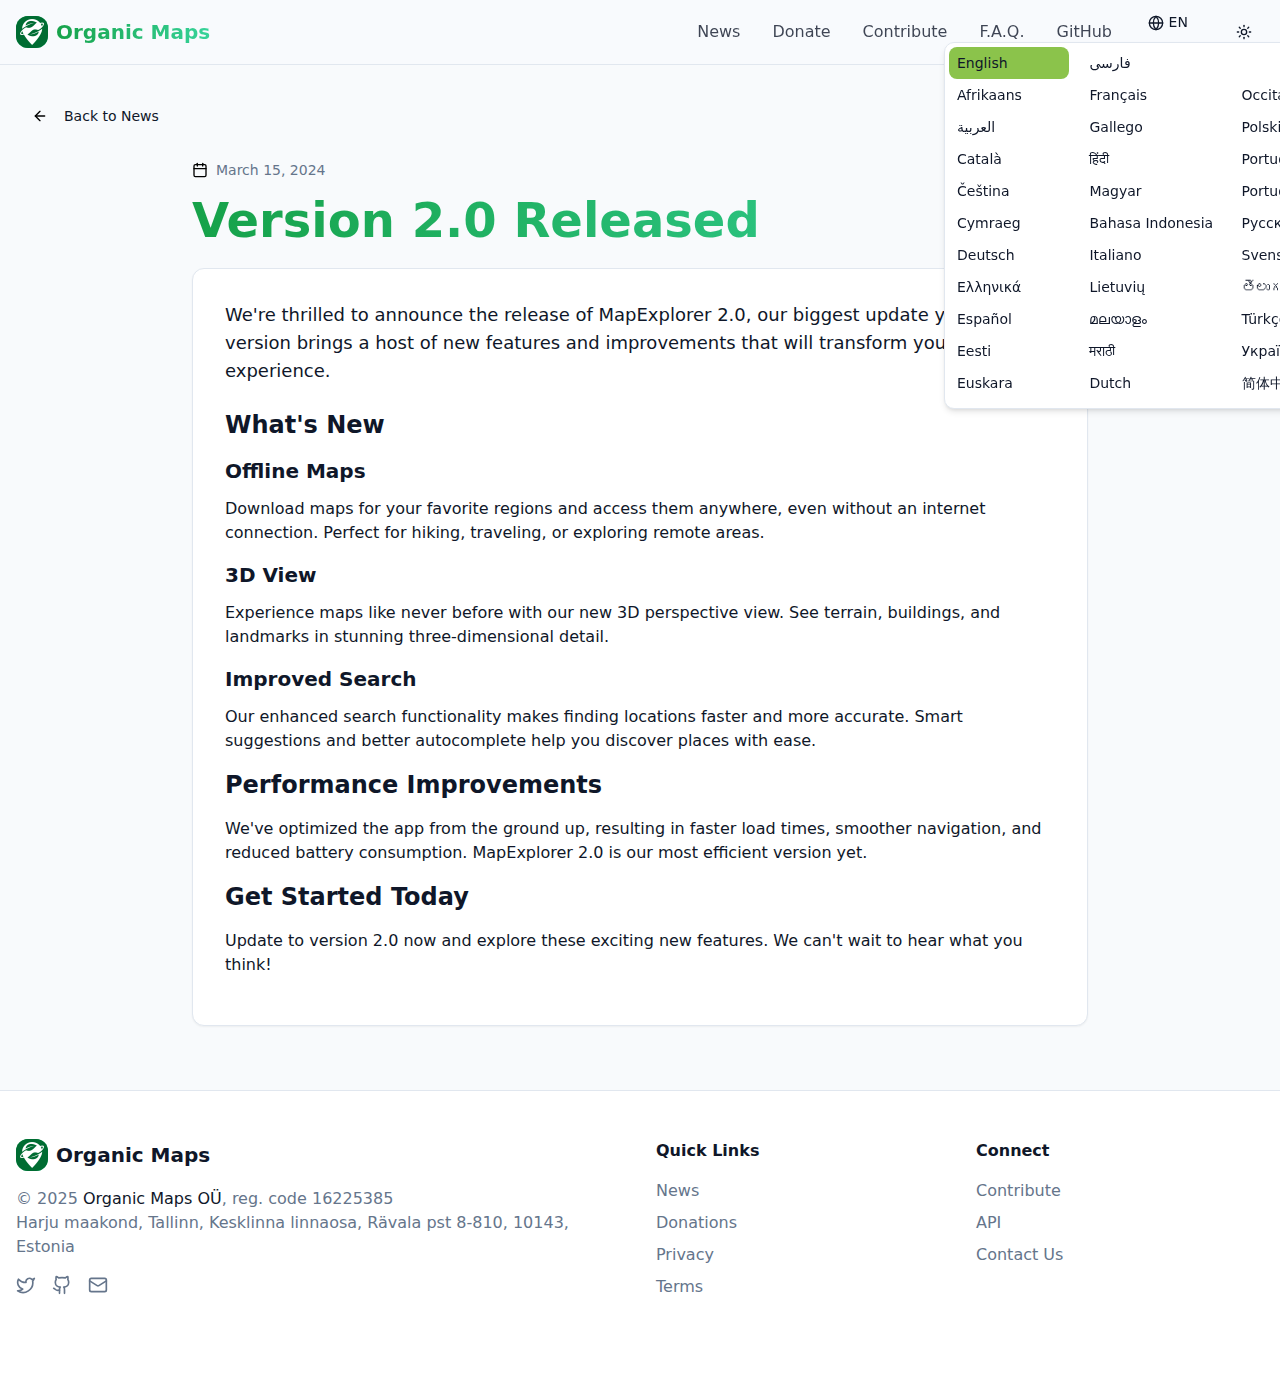
<file: loveable-om/news-article.html>
<!DOCTYPE html>
<html lang="en" class="light">
<head>
    <meta charset="UTF-8">
    <meta name="viewport" content="width=device-width, initial-scale=1.0">
    <title>Organic Maps - Navigate Your World</title>
    <meta name="author" content="Organic Maps">

    <link rel="stylesheet" href="index.css">
    <link rel="stylesheet" href="index-2.css">
</head>

<body>
<div id="root">
    <div role="region" aria-label="Notifications (F8)" tabindex="-1" style="pointer-events: none;">
        <ol tabindex="-1"
            class="fixed top-0 z-[100] flex max-h-screen w-full flex-col-reverse p-4 sm:bottom-0 sm:right-0 sm:top-auto sm:flex-col md:max-w-[420px]"></ol>
    </div>
    <section aria-label="Notifications alt+T" tabindex="-1" aria-live="polite" aria-relevant="additions text"
             aria-atomic="false"></section>
    <div class="min-h-screen">
        <!-- Header start -->
        <nav class="fixed top-0 left-0 right-0 z-50 bg-background/80 backdrop-blur-lg border-b border-border">
            <div class="container mx-auto px-4">
                <div class="flex items-center justify-between h-16"><a class="flex items-center space-x-2" href="/">
                    <div class="w-8 h-8 rounded-lg bg-gradient-to-br from-primary to-secondary">
                        <img class="rounded-lg" src="images/android-chrome-512x512.png"/>
                    </div>
                    <span class="text-xl font-bold bg-gradient-to-r from-primary to-secondary bg-clip-text text-transparent">Organic Maps</span></a>
                    <div class="hidden md:flex items-center space-x-8">
                        <a class="text-foreground/80 hover:text-foreground transition-colors" href="/news">News</a>
                        <a class="text-foreground/80 hover:text-foreground transition-colors" href="/donations">Donate</a>
                        <a class="text-foreground/80 hover:text-foreground transition-colors" href="/contributions">Contribute</a>
                        <a class="text-foreground/80 hover:text-foreground transition-colors" href="/contacts">F.A.Q.</a>
                        <a class="text-foreground/80 hover:text-foreground transition-colors" href="/contacts">GitHub</a>
                        <button class="items-center justify-center gap-2 whitespace-nowrap rounded-md text-sm font-medium ring-offset-background transition-colors focus-visible:outline-none focus-visible:ring-2 focus-visible:ring-ring focus-visible:ring-offset-2 disabled:pointer-events-none disabled:opacity-50 [&amp;_svg]:pointer-events-none [&amp;_svg]:size-4 [&amp;_svg]:shrink-0 hover:bg-accent hover:text-accent-foreground h-10 w-12 lang-dropdown"
                                type="button" style="display: inline-block">
                            <svg xmlns="http://www.w3.org/2000/svg" width="24" height="24" viewBox="0 0 24 24"
                                 style="display: inline"
                                 fill="none" stroke="currentColor" stroke-width="2" stroke-linecap="round"
                                 stroke-linejoin="round" class="lucide lucide-globe h-5 w-5">
                                <circle cx="12" cy="12" r="10"></circle>
                                <path d="M12 2a14.5 14.5 0 0 0 0 20 14.5 14.5 0 0 0 0-20"></path>
                                <path d="M2 12h20"></path>
                            </svg>
                            <span>EN</span>
                            <div style="position: relative; left: -200px; top: 10px; min-width: max-content;" class="langs-list z-50">
                                <div id="columns" style="display: inline-block" class="rounded-md border bg-popover shadow-md">
                                    <div class="z-50 min-w-[8rem] overflow-hidden p-1 text-popover-foreground"
                                         tabindex="-1" data-orientation="vertical"
                                         style="outline: none; display: inline-block">
                                        <a href="#" role="menuitem"
                                           class="relative flex select-none items-center rounded-sm px-2 py-1.5 text-sm outline-none transition-colors focus:bg-accent focus:text-accent-foreground bg-accent">
                                            English</a>
                                        <a href="#" role="menuitem"
                                           class="relative flex select-none items-center rounded-sm px-2 py-1.5 text-sm outline-none transition-colors focus:bg-accent focus:text-accent-foreground">
                                            Afrikaans</a>
                                        <a href="#" role="menuitem"
                                           class="relative flex select-none items-center rounded-sm px-2 py-1.5 text-sm outline-none transition-colors focus:bg-accent focus:text-accent-foreground">
                                            العربية</a>
                                        <a href="#" role="menuitem"
                                           class="relative flex select-none items-center rounded-sm px-2 py-1.5 text-sm outline-none transition-colors focus:bg-accent focus:text-accent-foreground">
                                            Català</a>
                                        <a href="#" role="menuitem"
                                           class="relative flex select-none items-center rounded-sm px-2 py-1.5 text-sm outline-none transition-colors focus:bg-accent focus:text-accent-foreground">
                                            Čeština</a>
                                        <a href="#" role="menuitem"
                                           class="relative flex select-none items-center rounded-sm px-2 py-1.5 text-sm outline-none transition-colors focus:bg-accent focus:text-accent-foreground">
                                            Cymraeg</a>
                                        <a href="#" role="menuitem"
                                           class="relative flex select-none items-center rounded-sm px-2 py-1.5 text-sm outline-none transition-colors focus:bg-accent focus:text-accent-foreground">
                                            Deutsch</a>
                                        <a href="#" role="menuitem"
                                           class="relative flex select-none items-center rounded-sm px-2 py-1.5 text-sm outline-none transition-colors focus:bg-accent focus:text-accent-foreground">
                                            Ελληνικά</a>
                                        <a href="#" role="menuitem"
                                           class="relative flex select-none items-center rounded-sm px-2 py-1.5 text-sm outline-none transition-colors focus:bg-accent focus:text-accent-foreground">
                                            Español</a>
                                        <a href="#" role="menuitem"
                                           class="relative flex select-none items-center rounded-sm px-2 py-1.5 text-sm outline-none transition-colors focus:bg-accent focus:text-accent-foreground">
                                            Eesti</a>
                                        <a href="#" role="menuitem"
                                           class="relative flex select-none items-center rounded-sm px-2 py-1.5 text-sm outline-none transition-colors focus:bg-accent focus:text-accent-foreground">
                                            Euskara</a>                                </div>
                                    <div class="z-50 min-w-[8rem] overflow-hidden p-1 text-popover-foreground"
                                         tabindex="-1" data-orientation="vertical"
                                         style="outline: none; display: inline-block">
                                        <a href="#" role="menuitem"
                                           class="relative flex select-none items-center rounded-sm px-2 py-1.5 text-sm outline-none transition-colors focus:bg-accent focus:text-accent-foreground">
                                            فارسی</a>
                                        <a href="#" role="menuitem"
                                           class="relative flex select-none items-center rounded-sm px-2 py-1.5 text-sm outline-none transition-colors focus:bg-accent focus:text-accent-foreground">
                                            Français</a>
                                        <a href="#" role="menuitem"
                                           class="relative flex select-none items-center rounded-sm px-2 py-1.5 text-sm outline-none transition-colors focus:bg-accent focus:text-accent-foreground">
                                            Gallego</a>
                                        <a href="#" role="menuitem"
                                           class="relative flex select-none items-center rounded-sm px-2 py-1.5 text-sm outline-none transition-colors focus:bg-accent focus:text-accent-foreground">
                                            हिंदी</a>
                                        <a href="#" role="menuitem"
                                           class="relative flex select-none items-center rounded-sm px-2 py-1.5 text-sm outline-none transition-colors focus:bg-accent focus:text-accent-foreground">
                                            Magyar</a>
                                        <a href="#" role="menuitem"
                                           class="relative flex select-none items-center rounded-sm px-2 py-1.5 text-sm outline-none transition-colors focus:bg-accent focus:text-accent-foreground">
                                            Bahasa Indonesia</a>
                                        <a href="#" role="menuitem"
                                           class="relative flex select-none items-center rounded-sm px-2 py-1.5 text-sm outline-none transition-colors focus:bg-accent focus:text-accent-foreground">
                                            Italiano</a>
                                        <a href="#" role="menuitem"
                                           class="relative flex select-none items-center rounded-sm px-2 py-1.5 text-sm outline-none transition-colors focus:bg-accent focus:text-accent-foreground">
                                            Lietuvių</a>
                                        <a href="#" role="menuitem"
                                           class="relative flex select-none items-center rounded-sm px-2 py-1.5 text-sm outline-none transition-colors focus:bg-accent focus:text-accent-foreground">
                                            മലയാളം</a>
                                        <a href="#" role="menuitem"
                                           class="relative flex select-none items-center rounded-sm px-2 py-1.5 text-sm outline-none transition-colors focus:bg-accent focus:text-accent-foreground">
                                            मराठी</a>
                                        <a href="#" role="menuitem"
                                           class="relative flex select-none items-center rounded-sm px-2 py-1.5 text-sm outline-none transition-colors focus:bg-accent focus:text-accent-foreground">
                                            Dutch</a>                                </div>
                                    <div class="z-50 min-w-[8rem] overflow-hidden p-1 text-popover-foreground"
                                         tabindex="-1" data-orientation="vertical"
                                         style="outline: none; display: inline-block">
                                        <a href="#" role="menuitem"
                                           class="relative flex select-none items-center rounded-sm px-2 py-1.5 text-sm outline-none transition-colors focus:bg-accent focus:text-accent-foreground">
                                            Occitan</a>
                                        <a href="#" role="menuitem"
                                           class="relative flex select-none items-center rounded-sm px-2 py-1.5 text-sm outline-none transition-colors focus:bg-accent focus:text-accent-foreground">
                                            Polski</a>
                                        <a href="#" role="menuitem"
                                           class="relative flex select-none items-center rounded-sm px-2 py-1.5 text-sm outline-none transition-colors focus:bg-accent focus:text-accent-foreground">
                                            Português</a>
                                        <a href="#" role="menuitem"
                                           class="relative flex select-none items-center rounded-sm px-2 py-1.5 text-sm outline-none transition-colors focus:bg-accent focus:text-accent-foreground">
                                            Português (Brasil)</a>
                                        <a href="#" role="menuitem"
                                           class="relative flex select-none items-center rounded-sm px-2 py-1.5 text-sm outline-none transition-colors focus:bg-accent focus:text-accent-foreground">
                                            Русский</a>
                                        <a href="#" role="menuitem"
                                           class="relative flex select-none items-center rounded-sm px-2 py-1.5 text-sm outline-none transition-colors focus:bg-accent focus:text-accent-foreground">
                                            Svenska</a>
                                        <a href="#" role="menuitem"
                                           class="relative flex select-none items-center rounded-sm px-2 py-1.5 text-sm outline-none transition-colors focus:bg-accent focus:text-accent-foreground">
                                            తెలుగు</a>
                                        <a href="#" role="menuitem"
                                           class="relative flex select-none items-center rounded-sm px-2 py-1.5 text-sm outline-none transition-colors focus:bg-accent focus:text-accent-foreground">
                                            Türkçe</a>
                                        <a href="#" role="menuitem"
                                           class="relative flex select-none items-center rounded-sm px-2 py-1.5 text-sm outline-none transition-colors focus:bg-accent focus:text-accent-foreground">
                                            Українська</a>
                                        <a href="#" role="menuitem"
                                           class="relative flex select-none items-center rounded-sm px-2 py-1.5 text-sm outline-none transition-colors focus:bg-accent focus:text-accent-foreground">
                                            简体中文</a>
                                    </div>
                                </div>
                            </div>
                        </button>
                        <button class="inline-flex items-center justify-center gap-2 whitespace-nowrap text-sm font-medium ring-offset-background transition-colors focus-visible:outline-none focus-visible:ring-2 focus-visible:ring-ring focus-visible:ring-offset-2 disabled:pointer-events-none disabled:opacity-50 [&amp;_svg]:pointer-events-none [&amp;_svg]:size-4 [&amp;_svg]:shrink-0 hover:bg-accent hover:text-accent-foreground h-10 w-10 rounded-full">
                            <svg xmlns="http://www.w3.org/2000/svg" width="24" height="24" viewBox="0 0 24 24"
                                 fill="none" stroke="currentColor" stroke-width="2" stroke-linecap="round"
                                 stroke-linejoin="round"
                                 class="lucide lucide-sun h-5 w-5 rotate-0 scale-100 transition-all dark:-rotate-90 dark:scale-0">
                                <circle cx="12" cy="12" r="4"></circle>
                                <path d="M12 2v2"></path>
                                <path d="M12 20v2"></path>
                                <path d="m4.93 4.93 1.41 1.41"></path>
                                <path d="m17.66 17.66 1.41 1.41"></path>
                                <path d="M2 12h2"></path>
                                <path d="M20 12h2"></path>
                                <path d="m6.34 17.66-1.41 1.41"></path>
                                <path d="m19.07 4.93-1.41 1.41"></path>
                            </svg>
                            <svg xmlns="http://www.w3.org/2000/svg" width="24" height="24" viewBox="0 0 24 24"
                                 fill="none" stroke="currentColor" stroke-width="2" stroke-linecap="round"
                                 stroke-linejoin="round"
                                 class="lucide lucide-moon absolute h-5 w-5 rotate-90 scale-0 transition-all dark:rotate-0 dark:scale-100">
                                <path d="M12 3a6 6 0 0 0 9 9 9 9 0 1 1-9-9Z"></path>
                            </svg>
                            <span class="sr-only">Toggle theme</span></button>
                    </div>
                    <div class="md:hidden flex items-center space-x-2">
                        <button class="inline-flex items-center justify-center gap-2 whitespace-nowrap text-sm font-medium ring-offset-background transition-colors focus-visible:outline-none focus-visible:ring-2 focus-visible:ring-ring focus-visible:ring-offset-2 disabled:pointer-events-none disabled:opacity-50 [&amp;_svg]:pointer-events-none [&amp;_svg]:size-4 [&amp;_svg]:shrink-0 hover:bg-accent hover:text-accent-foreground h-10 w-10 rounded-full">
                            <svg xmlns="http://www.w3.org/2000/svg" width="24" height="24" viewBox="0 0 24 24"
                                 fill="none" stroke="currentColor" stroke-width="2" stroke-linecap="round"
                                 stroke-linejoin="round"
                                 class="lucide lucide-sun h-5 w-5 rotate-0 scale-100 transition-all dark:-rotate-90 dark:scale-0">
                                <circle cx="12" cy="12" r="4"></circle>
                                <path d="M12 2v2"></path>
                                <path d="M12 20v2"></path>
                                <path d="m4.93 4.93 1.41 1.41"></path>
                                <path d="m17.66 17.66 1.41 1.41"></path>
                                <path d="M2 12h2"></path>
                                <path d="M20 12h2"></path>
                                <path d="m6.34 17.66-1.41 1.41"></path>
                                <path d="m19.07 4.93-1.41 1.41"></path>
                            </svg>
                            <svg xmlns="http://www.w3.org/2000/svg" width="24" height="24" viewBox="0 0 24 24"
                                 fill="none" stroke="currentColor" stroke-width="2" stroke-linecap="round"
                                 stroke-linejoin="round"
                                 class="lucide lucide-moon absolute h-5 w-5 rotate-90 scale-0 transition-all dark:rotate-0 dark:scale-100">
                                <path d="M12 3a6 6 0 0 0 9 9 9 9 0 1 1-9-9Z"></path>
                            </svg>
                            <span class="sr-only">Toggle theme</span></button>
                        <button class="text-foreground">
                            <svg xmlns="http://www.w3.org/2000/svg" width="24" height="24" viewBox="0 0 24 24"
                                 fill="none" stroke="currentColor" stroke-width="2" stroke-linecap="round"
                                 stroke-linejoin="round" class="lucide lucide-menu">
                                <line x1="4" x2="20" y1="12" y2="12"></line>
                                <line x1="4" x2="20" y1="6" y2="6"></line>
                                <line x1="4" x2="20" y1="18" y2="18"></line>
                            </svg>
                        </button>
                    </div>
                </div>
            </div>
        </nav>
        <!-- Header End -->

        <main class="flex-grow pt-24 pb-16">
            <div class="container mx-auto px-4"><a href="news.html">
                <button class="inline-flex items-center justify-center gap-2 whitespace-nowrap rounded-md text-sm font-medium ring-offset-background transition-colors focus-visible:outline-none focus-visible:ring-2 focus-visible:ring-ring focus-visible:ring-offset-2 disabled:pointer-events-none disabled:opacity-50 [&amp;_svg]:pointer-events-none [&amp;_svg]:size-4 [&amp;_svg]:shrink-0 hover:bg-accent hover:text-accent-foreground h-10 px-4 py-2 mb-6">
                    <img src="images/icons/arrow-left.svg" class="lucide lucide-globe h-4 w-4 mr-2"/>
                    Back to News
                </button>
            </a>
                <article class="max-w-4xl mx-auto">
                    <div class="flex items-center gap-2 text-sm text-muted-foreground mb-4">
                        <img src="images/icons/calendar.svg" class="lucide lucide-globe h-4 w-4 icon-grey"/>
                        March 15, 2024
                    </div>
                    <h1 class="text-4xl md:text-5xl font-bold mb-6 bg-gradient-to-r from-primary to-secondary bg-clip-text text-transparent">
                        Version 2.0 Released</h1>
                    <div class="rounded-lg border bg-card text-card-foreground shadow-sm p-8">
                        <div class="prose prose-lg max-w-none"><p class="text-lg leading-relaxed mb-6">We're thrilled to
                            announce the release of MapExplorer 2.0, our biggest update yet! This version brings a host
                            of new features and improvements that will transform your mapping experience.</p>
                            <h2 class="text-2xl font-semibold mb-4 mt-8">What's New</h2>
                            <h3 class="text-xl font-semibold mb-3 mt-6">Offline Maps</h3>
                            <p class="mb-4">Download maps for your favorite regions and access them anywhere, even
                                without an internet connection. Perfect for hiking, traveling, or exploring remote
                                areas.</p>
                            <h3 class="text-xl font-semibold mb-3 mt-6">3D View</h3>
                            <p class="mb-4">Experience maps like never before with our new 3D perspective view. See
                                terrain, buildings, and landmarks in stunning three-dimensional detail.</p>
                            <h3 class="text-xl font-semibold mb-3 mt-6">Improved Search</h3>
                            <p class="mb-4">Our enhanced search functionality makes finding locations faster and more
                                accurate. Smart suggestions and better autocomplete help you discover places with
                                ease.</p>
                            <h2 class="text-2xl font-semibold mb-4 mt-8">Performance Improvements</h2>
                            <p class="mb-4">We've optimized the app from the ground up, resulting in faster load times,
                                smoother navigation, and reduced battery consumption. MapExplorer 2.0 is our most
                                efficient version yet.</p>
                            <h2 class="text-2xl font-semibold mb-4 mt-8">Get Started Today</h2>
                            <p class="mb-4">Update to version 2.0 now and explore these exciting new features. We can't
                                wait to hear what you think!</p></div>
                    </div>
                </article>
            </div>
        </main>

        <footer class="bg-card border-t border-border py-12">
            <div class="container mx-auto px-4">
                <div class="grid grid-cols-1 md:grid-cols-4 gap-8 mb-8">
                    <div class="col-span-1 md:col-span-2">
                        <div class="flex items-center space-x-2 mb-4">
                            <div class="w-8 h-8 rounded-lg bg-gradient-to-br from-primary to-secondary">
                                <img class="rounded-lg" src="images/android-chrome-512x512.png"/>
                            </div>
                            <span class="text-xl font-bold">Organic Maps</span></div>
                        <p class="text-muted-foreground mb-4">© 2025 <a href="mailto:legal@organicmaps.app" class="text-foreground">Organic Maps OÜ</a>, reg. code 16225385<br/>
                            Harju maakond, Tallinn, Kesklinna linnaosa, Rävala pst 8-810, 10143, Estonia</p>
                        <div class="flex space-x-4"><a href="#"
                                                       class="text-muted-foreground hover:text-primary transition-colors">
                            <svg xmlns="http://www.w3.org/2000/svg" width="24" height="24" viewBox="0 0 24 24"
                                 fill="none" stroke="currentColor" stroke-width="2" stroke-linecap="round"
                                 stroke-linejoin="round" class="lucide lucide-twitter w-5 h-5">
                                <path d="M22 4s-.7 2.1-2 3.4c1.6 10-9.4 17.3-18 11.6 2.2.1 4.4-.6 6-2C3 15.5.5 9.6 3 5c2.2 2.6 5.6 4.1 9 4-.9-4.2 4-6.6 7-3.8 1.1 0 3-1.2 3-1.2z"></path>
                            </svg>
                        </a><a href="#" class="text-muted-foreground hover:text-primary transition-colors">
                            <svg xmlns="http://www.w3.org/2000/svg" width="24" height="24" viewBox="0 0 24 24"
                                 fill="none" stroke="currentColor" stroke-width="2" stroke-linecap="round"
                                 stroke-linejoin="round" class="lucide lucide-github w-5 h-5">
                                <path d="M15 22v-4a4.8 4.8 0 0 0-1-3.5c3 0 6-2 6-5.5.08-1.25-.27-2.48-1-3.5.28-1.15.28-2.35 0-3.5 0 0-1 0-3 1.5-2.64-.5-5.36-.5-8 0C6 2 5 2 5 2c-.3 1.15-.3 2.35 0 3.5A5.403 5.403 0 0 0 4 9c0 3.5 3 5.5 6 5.5-.39.49-.68 1.05-.85 1.65-.17.6-.22 1.23-.15 1.85v4"></path>
                                <path d="M9 18c-4.51 2-5-2-7-2"></path>
                            </svg>
                        </a><a href="#" class="text-muted-foreground hover:text-primary transition-colors">
                            <svg xmlns="http://www.w3.org/2000/svg" width="24" height="24" viewBox="0 0 24 24"
                                 fill="none" stroke="currentColor" stroke-width="2" stroke-linecap="round"
                                 stroke-linejoin="round" class="lucide lucide-mail w-5 h-5">
                                <rect width="20" height="16" x="2" y="4" rx="2"></rect>
                                <path d="m22 7-8.97 5.7a1.94 1.94 0 0 1-2.06 0L2 7"></path>
                            </svg>
                        </a></div>
                    </div>
                    <div><h3 class="font-semibold mb-4">Quick Links</h3>
                        <ul class="space-y-2">
                            <li><a class="text-muted-foreground hover:text-foreground transition-colors" href="/news">News</a>
                            </li>
                            <li><a class="text-muted-foreground hover:text-foreground transition-colors"
                                   href="/donations">Donations</a></li>
                            <li><a class="text-muted-foreground hover:text-foreground transition-colors"
                                   href="/privacy">Privacy</a></li>
                            <li><a class="text-muted-foreground hover:text-foreground transition-colors"
                                   href="/terms">Terms</a></li>
                        </ul>
                    </div>
                    <div><h3 class="font-semibold mb-4">Connect</h3>
                        <ul class="space-y-2">
                            <li><a class="text-muted-foreground hover:text-foreground transition-colors" href="/contribute/">Contribute</a></li>
                            <li><a class="text-muted-foreground hover:text-foreground transition-colors" href="https://omaps.app/api">API</a></li>
                            <li><a class="text-muted-foreground hover:text-foreground transition-colors" href="mailto:hello@organicmaps.app">Contact Us</a></li>
                        </ul>
                    </div>
                </div>
            </div>
        </footer>
    </div>
</div>

</body>
</html>
</file>
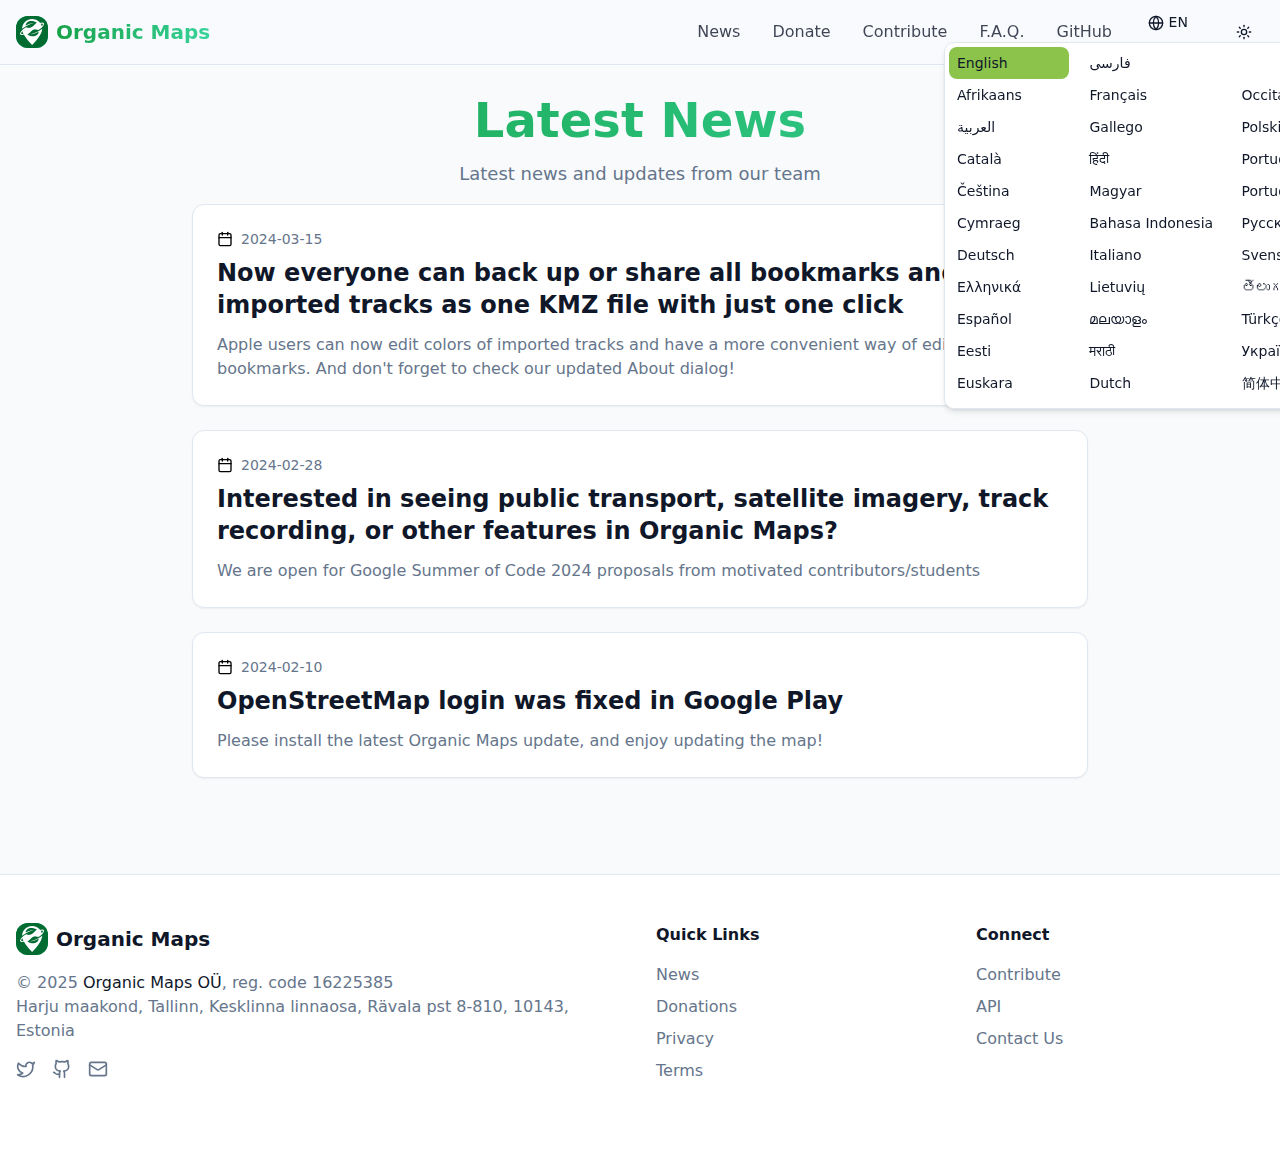
<file: loveable-om/news.html>
<!DOCTYPE html>
<html lang="en" class="light">
<head>
    <meta charset="UTF-8">
    <meta name="viewport" content="width=device-width, initial-scale=1.0">
    <title>Organic Maps - Navigate Your World</title>
    <meta name="author" content="Organic Maps">

    <link rel="stylesheet" href="index.css">
    <link rel="stylesheet" href="index-2.css">
</head>

<body>
<div id="root">
    <div role="region" aria-label="Notifications (F8)" tabindex="-1" style="pointer-events: none;">
        <ol tabindex="-1"
            class="fixed top-0 z-[100] flex max-h-screen w-full flex-col-reverse p-4 sm:bottom-0 sm:right-0 sm:top-auto sm:flex-col md:max-w-[420px]"></ol>
    </div>
    <section aria-label="Notifications alt+T" tabindex="-1" aria-live="polite" aria-relevant="additions text"
             aria-atomic="false"></section>
    <div class="min-h-screen">
        <!-- Header start -->
        <nav class="fixed top-0 left-0 right-0 z-50 bg-background/80 backdrop-blur-lg border-b border-border">
            <div class="container mx-auto px-4">
                <div class="flex items-center justify-between h-16"><a class="flex items-center space-x-2" href="/">
                    <div class="w-8 h-8 rounded-lg bg-gradient-to-br from-primary to-secondary">
                        <img class="rounded-lg" src="images/android-chrome-512x512.png"/>
                    </div>
                    <span class="text-xl font-bold bg-gradient-to-r from-primary to-secondary bg-clip-text text-transparent">Organic Maps</span></a>
                    <div class="hidden md:flex items-center space-x-8">
                        <a class="text-foreground/80 hover:text-foreground transition-colors" href="/news">News</a>
                        <a class="text-foreground/80 hover:text-foreground transition-colors" href="/donations">Donate</a>
                        <a class="text-foreground/80 hover:text-foreground transition-colors" href="/contributions">Contribute</a>
                        <a class="text-foreground/80 hover:text-foreground transition-colors" href="/contacts">F.A.Q.</a>
                        <a class="text-foreground/80 hover:text-foreground transition-colors" href="/contacts">GitHub</a>
                        <button class="items-center justify-center gap-2 whitespace-nowrap rounded-md text-sm font-medium ring-offset-background transition-colors focus-visible:outline-none focus-visible:ring-2 focus-visible:ring-ring focus-visible:ring-offset-2 disabled:pointer-events-none disabled:opacity-50 [&amp;_svg]:pointer-events-none [&amp;_svg]:size-4 [&amp;_svg]:shrink-0 hover:bg-accent hover:text-accent-foreground h-10 w-12 lang-dropdown"
                                type="button" style="display: inline-block">
                            <svg xmlns="http://www.w3.org/2000/svg" width="24" height="24" viewBox="0 0 24 24"
                                 style="display: inline"
                                 fill="none" stroke="currentColor" stroke-width="2" stroke-linecap="round"
                                 stroke-linejoin="round" class="lucide lucide-globe h-5 w-5">
                                <circle cx="12" cy="12" r="10"></circle>
                                <path d="M12 2a14.5 14.5 0 0 0 0 20 14.5 14.5 0 0 0 0-20"></path>
                                <path d="M2 12h20"></path>
                            </svg>
                            <span>EN</span>
                            <div style="position: relative; left: -200px; top: 10px; min-width: max-content;" class="langs-list z-50">
                                <div id="columns" style="display: inline-block" class="rounded-md border bg-popover shadow-md">
                                    <div class="z-50 min-w-[8rem] overflow-hidden p-1 text-popover-foreground"
                                         tabindex="-1" data-orientation="vertical"
                                         style="outline: none; display: inline-block">
                                        <a href="#" role="menuitem"
                                           class="relative flex select-none items-center rounded-sm px-2 py-1.5 text-sm outline-none transition-colors focus:bg-accent focus:text-accent-foreground bg-accent">
                                            English</a>
                                        <a href="#" role="menuitem"
                                           class="relative flex select-none items-center rounded-sm px-2 py-1.5 text-sm outline-none transition-colors focus:bg-accent focus:text-accent-foreground">
                                            Afrikaans</a>
                                        <a href="#" role="menuitem"
                                           class="relative flex select-none items-center rounded-sm px-2 py-1.5 text-sm outline-none transition-colors focus:bg-accent focus:text-accent-foreground">
                                            العربية</a>
                                        <a href="#" role="menuitem"
                                           class="relative flex select-none items-center rounded-sm px-2 py-1.5 text-sm outline-none transition-colors focus:bg-accent focus:text-accent-foreground">
                                            Català</a>
                                        <a href="#" role="menuitem"
                                           class="relative flex select-none items-center rounded-sm px-2 py-1.5 text-sm outline-none transition-colors focus:bg-accent focus:text-accent-foreground">
                                            Čeština</a>
                                        <a href="#" role="menuitem"
                                           class="relative flex select-none items-center rounded-sm px-2 py-1.5 text-sm outline-none transition-colors focus:bg-accent focus:text-accent-foreground">
                                            Cymraeg</a>
                                        <a href="#" role="menuitem"
                                           class="relative flex select-none items-center rounded-sm px-2 py-1.5 text-sm outline-none transition-colors focus:bg-accent focus:text-accent-foreground">
                                            Deutsch</a>
                                        <a href="#" role="menuitem"
                                           class="relative flex select-none items-center rounded-sm px-2 py-1.5 text-sm outline-none transition-colors focus:bg-accent focus:text-accent-foreground">
                                            Ελληνικά</a>
                                        <a href="#" role="menuitem"
                                           class="relative flex select-none items-center rounded-sm px-2 py-1.5 text-sm outline-none transition-colors focus:bg-accent focus:text-accent-foreground">
                                            Español</a>
                                        <a href="#" role="menuitem"
                                           class="relative flex select-none items-center rounded-sm px-2 py-1.5 text-sm outline-none transition-colors focus:bg-accent focus:text-accent-foreground">
                                            Eesti</a>
                                        <a href="#" role="menuitem"
                                           class="relative flex select-none items-center rounded-sm px-2 py-1.5 text-sm outline-none transition-colors focus:bg-accent focus:text-accent-foreground">
                                            Euskara</a>                                </div>
                                    <div class="z-50 min-w-[8rem] overflow-hidden p-1 text-popover-foreground"
                                         tabindex="-1" data-orientation="vertical"
                                         style="outline: none; display: inline-block">
                                        <a href="#" role="menuitem"
                                           class="relative flex select-none items-center rounded-sm px-2 py-1.5 text-sm outline-none transition-colors focus:bg-accent focus:text-accent-foreground">
                                            فارسی</a>
                                        <a href="#" role="menuitem"
                                           class="relative flex select-none items-center rounded-sm px-2 py-1.5 text-sm outline-none transition-colors focus:bg-accent focus:text-accent-foreground">
                                            Français</a>
                                        <a href="#" role="menuitem"
                                           class="relative flex select-none items-center rounded-sm px-2 py-1.5 text-sm outline-none transition-colors focus:bg-accent focus:text-accent-foreground">
                                            Gallego</a>
                                        <a href="#" role="menuitem"
                                           class="relative flex select-none items-center rounded-sm px-2 py-1.5 text-sm outline-none transition-colors focus:bg-accent focus:text-accent-foreground">
                                            हिंदी</a>
                                        <a href="#" role="menuitem"
                                           class="relative flex select-none items-center rounded-sm px-2 py-1.5 text-sm outline-none transition-colors focus:bg-accent focus:text-accent-foreground">
                                            Magyar</a>
                                        <a href="#" role="menuitem"
                                           class="relative flex select-none items-center rounded-sm px-2 py-1.5 text-sm outline-none transition-colors focus:bg-accent focus:text-accent-foreground">
                                            Bahasa Indonesia</a>
                                        <a href="#" role="menuitem"
                                           class="relative flex select-none items-center rounded-sm px-2 py-1.5 text-sm outline-none transition-colors focus:bg-accent focus:text-accent-foreground">
                                            Italiano</a>
                                        <a href="#" role="menuitem"
                                           class="relative flex select-none items-center rounded-sm px-2 py-1.5 text-sm outline-none transition-colors focus:bg-accent focus:text-accent-foreground">
                                            Lietuvių</a>
                                        <a href="#" role="menuitem"
                                           class="relative flex select-none items-center rounded-sm px-2 py-1.5 text-sm outline-none transition-colors focus:bg-accent focus:text-accent-foreground">
                                            മലയാളം</a>
                                        <a href="#" role="menuitem"
                                           class="relative flex select-none items-center rounded-sm px-2 py-1.5 text-sm outline-none transition-colors focus:bg-accent focus:text-accent-foreground">
                                            मराठी</a>
                                        <a href="#" role="menuitem"
                                           class="relative flex select-none items-center rounded-sm px-2 py-1.5 text-sm outline-none transition-colors focus:bg-accent focus:text-accent-foreground">
                                            Dutch</a>                                </div>
                                    <div class="z-50 min-w-[8rem] overflow-hidden p-1 text-popover-foreground"
                                         tabindex="-1" data-orientation="vertical"
                                         style="outline: none; display: inline-block">
                                        <a href="#" role="menuitem"
                                           class="relative flex select-none items-center rounded-sm px-2 py-1.5 text-sm outline-none transition-colors focus:bg-accent focus:text-accent-foreground">
                                            Occitan</a>
                                        <a href="#" role="menuitem"
                                           class="relative flex select-none items-center rounded-sm px-2 py-1.5 text-sm outline-none transition-colors focus:bg-accent focus:text-accent-foreground">
                                            Polski</a>
                                        <a href="#" role="menuitem"
                                           class="relative flex select-none items-center rounded-sm px-2 py-1.5 text-sm outline-none transition-colors focus:bg-accent focus:text-accent-foreground">
                                            Português</a>
                                        <a href="#" role="menuitem"
                                           class="relative flex select-none items-center rounded-sm px-2 py-1.5 text-sm outline-none transition-colors focus:bg-accent focus:text-accent-foreground">
                                            Português (Brasil)</a>
                                        <a href="#" role="menuitem"
                                           class="relative flex select-none items-center rounded-sm px-2 py-1.5 text-sm outline-none transition-colors focus:bg-accent focus:text-accent-foreground">
                                            Русский</a>
                                        <a href="#" role="menuitem"
                                           class="relative flex select-none items-center rounded-sm px-2 py-1.5 text-sm outline-none transition-colors focus:bg-accent focus:text-accent-foreground">
                                            Svenska</a>
                                        <a href="#" role="menuitem"
                                           class="relative flex select-none items-center rounded-sm px-2 py-1.5 text-sm outline-none transition-colors focus:bg-accent focus:text-accent-foreground">
                                            తెలుగు</a>
                                        <a href="#" role="menuitem"
                                           class="relative flex select-none items-center rounded-sm px-2 py-1.5 text-sm outline-none transition-colors focus:bg-accent focus:text-accent-foreground">
                                            Türkçe</a>
                                        <a href="#" role="menuitem"
                                           class="relative flex select-none items-center rounded-sm px-2 py-1.5 text-sm outline-none transition-colors focus:bg-accent focus:text-accent-foreground">
                                            Українська</a>
                                        <a href="#" role="menuitem"
                                           class="relative flex select-none items-center rounded-sm px-2 py-1.5 text-sm outline-none transition-colors focus:bg-accent focus:text-accent-foreground">
                                            简体中文</a>
                                    </div>
                                </div>
                            </div>
                        </button>
                        <button class="inline-flex items-center justify-center gap-2 whitespace-nowrap text-sm font-medium ring-offset-background transition-colors focus-visible:outline-none focus-visible:ring-2 focus-visible:ring-ring focus-visible:ring-offset-2 disabled:pointer-events-none disabled:opacity-50 [&amp;_svg]:pointer-events-none [&amp;_svg]:size-4 [&amp;_svg]:shrink-0 hover:bg-accent hover:text-accent-foreground h-10 w-10 rounded-full">
                            <svg xmlns="http://www.w3.org/2000/svg" width="24" height="24" viewBox="0 0 24 24"
                                 fill="none" stroke="currentColor" stroke-width="2" stroke-linecap="round"
                                 stroke-linejoin="round"
                                 class="lucide lucide-sun h-5 w-5 rotate-0 scale-100 transition-all dark:-rotate-90 dark:scale-0">
                                <circle cx="12" cy="12" r="4"></circle>
                                <path d="M12 2v2"></path>
                                <path d="M12 20v2"></path>
                                <path d="m4.93 4.93 1.41 1.41"></path>
                                <path d="m17.66 17.66 1.41 1.41"></path>
                                <path d="M2 12h2"></path>
                                <path d="M20 12h2"></path>
                                <path d="m6.34 17.66-1.41 1.41"></path>
                                <path d="m19.07 4.93-1.41 1.41"></path>
                            </svg>
                            <svg xmlns="http://www.w3.org/2000/svg" width="24" height="24" viewBox="0 0 24 24"
                                 fill="none" stroke="currentColor" stroke-width="2" stroke-linecap="round"
                                 stroke-linejoin="round"
                                 class="lucide lucide-moon absolute h-5 w-5 rotate-90 scale-0 transition-all dark:rotate-0 dark:scale-100">
                                <path d="M12 3a6 6 0 0 0 9 9 9 9 0 1 1-9-9Z"></path>
                            </svg>
                            <span class="sr-only">Toggle theme</span></button>
                    </div>
                    <div class="md:hidden flex items-center space-x-2">
                        <button class="inline-flex items-center justify-center gap-2 whitespace-nowrap text-sm font-medium ring-offset-background transition-colors focus-visible:outline-none focus-visible:ring-2 focus-visible:ring-ring focus-visible:ring-offset-2 disabled:pointer-events-none disabled:opacity-50 [&amp;_svg]:pointer-events-none [&amp;_svg]:size-4 [&amp;_svg]:shrink-0 hover:bg-accent hover:text-accent-foreground h-10 w-10 rounded-full">
                            <svg xmlns="http://www.w3.org/2000/svg" width="24" height="24" viewBox="0 0 24 24"
                                 fill="none" stroke="currentColor" stroke-width="2" stroke-linecap="round"
                                 stroke-linejoin="round"
                                 class="lucide lucide-sun h-5 w-5 rotate-0 scale-100 transition-all dark:-rotate-90 dark:scale-0">
                                <circle cx="12" cy="12" r="4"></circle>
                                <path d="M12 2v2"></path>
                                <path d="M12 20v2"></path>
                                <path d="m4.93 4.93 1.41 1.41"></path>
                                <path d="m17.66 17.66 1.41 1.41"></path>
                                <path d="M2 12h2"></path>
                                <path d="M20 12h2"></path>
                                <path d="m6.34 17.66-1.41 1.41"></path>
                                <path d="m19.07 4.93-1.41 1.41"></path>
                            </svg>
                            <svg xmlns="http://www.w3.org/2000/svg" width="24" height="24" viewBox="0 0 24 24"
                                 fill="none" stroke="currentColor" stroke-width="2" stroke-linecap="round"
                                 stroke-linejoin="round"
                                 class="lucide lucide-moon absolute h-5 w-5 rotate-90 scale-0 transition-all dark:rotate-0 dark:scale-100">
                                <path d="M12 3a6 6 0 0 0 9 9 9 9 0 1 1-9-9Z"></path>
                            </svg>
                            <span class="sr-only">Toggle theme</span></button>
                        <button class="text-foreground">
                            <svg xmlns="http://www.w3.org/2000/svg" width="24" height="24" viewBox="0 0 24 24"
                                 fill="none" stroke="currentColor" stroke-width="2" stroke-linecap="round"
                                 stroke-linejoin="round" class="lucide lucide-menu">
                                <line x1="4" x2="20" y1="12" y2="12"></line>
                                <line x1="4" x2="20" y1="6" y2="6"></line>
                                <line x1="4" x2="20" y1="18" y2="18"></line>
                            </svg>
                        </button>
                    </div>
                </div>
            </div>
        </nav>
        <!-- Header End -->

        <section class="py-24 px-4">
            <div class="container mx-auto max-w-6xl">
                <h2 class="text-4xl md:text-5xl font-bold mb-4 text-center bg-gradient-to-r from-primary to-secondary bg-clip-text text-transparent">Latest News</h2>
                <p class="text-lg text-muted-foreground max-w-4xl text-center mx-auto mb-4 mt-4">Latest news and updates from our team</p>
                <div class="max-w-4xl mx-auto space-y-6">
                    <div class="rounded-lg border bg-card text-card-foreground shadow-sm p-6">
                        <div class="flex items-center gap-2 text-sm text-muted-foreground mb-2">
                            <img src="images/icons/calendar.svg" class="lucide lucide-globe h-4 w-4 icon-grey"/>
                            2024-03-15
                        </div>
                        <a href="#">
                            <h2 class="text-2xl font-semibold mb-3 hover:text-primary">Now everyone can back up or share all bookmarks and imported tracks as one KMZ file with just one click</h2>
                        </a>
                        <p class="text-muted-foreground">Apple users can now edit colors of imported tracks and have a more convenient way of editing bookmarks. And don't forget to check our updated About dialog!</p>
                    </div>
                    <div class="rounded-lg border bg-card text-card-foreground shadow-sm p-6">
                        <div class="flex items-center gap-2 text-sm text-muted-foreground mb-2">
                            <img src="images/icons/calendar.svg" class="lucide lucide-globe h-4 w-4 icon-grey"/>
                            2024-02-28
                        </div>
                        <a href="#">
                            <h2 class="text-2xl font-semibold mb-3 hover:text-primary">Interested in seeing public transport, satellite imagery, track recording, or other features in Organic Maps?</h2>
                        </a>
                        <p class="text-muted-foreground">We are open for Google Summer of Code 2024 proposals from motivated contributors/students</p>
                    </div>
                    <div class="rounded-lg border bg-card text-card-foreground shadow-sm p-6">
                        <div class="flex items-center gap-2 text-sm text-muted-foreground mb-2">
                            <img src="images/icons/calendar.svg" class="lucide lucide-globe h-4 w-4 icon-grey"/>
                            2024-02-10
                        </div>
                        <a href="#">
                            <h2 class="text-2xl font-semibold mb-3 hover:text-primary">OpenStreetMap login was fixed in Google Play</h2>
                        </a>
                        <p class="text-muted-foreground">Please install the latest Organic Maps update, and enjoy updating the map!</p>
                    </div>
                </div>
            </div>
        </section>

        <footer class="bg-card border-t border-border py-12">
            <div class="container mx-auto px-4">
                <div class="grid grid-cols-1 md:grid-cols-4 gap-8 mb-8">
                    <div class="col-span-1 md:col-span-2">
                        <div class="flex items-center space-x-2 mb-4">
                            <div class="w-8 h-8 rounded-lg bg-gradient-to-br from-primary to-secondary">
                                <img class="rounded-lg" src="images/android-chrome-512x512.png"/>
                            </div>
                            <span class="text-xl font-bold">Organic Maps</span></div>
                        <p class="text-muted-foreground mb-4">© 2025 <a href="mailto:legal@organicmaps.app" class="text-foreground">Organic Maps OÜ</a>, reg. code 16225385<br/>
                            Harju maakond, Tallinn, Kesklinna linnaosa, Rävala pst 8-810, 10143, Estonia</p>
                        <div class="flex space-x-4"><a href="#"
                                                       class="text-muted-foreground hover:text-primary transition-colors">
                            <svg xmlns="http://www.w3.org/2000/svg" width="24" height="24" viewBox="0 0 24 24"
                                 fill="none" stroke="currentColor" stroke-width="2" stroke-linecap="round"
                                 stroke-linejoin="round" class="lucide lucide-twitter w-5 h-5">
                                <path d="M22 4s-.7 2.1-2 3.4c1.6 10-9.4 17.3-18 11.6 2.2.1 4.4-.6 6-2C3 15.5.5 9.6 3 5c2.2 2.6 5.6 4.1 9 4-.9-4.2 4-6.6 7-3.8 1.1 0 3-1.2 3-1.2z"></path>
                            </svg>
                        </a><a href="#" class="text-muted-foreground hover:text-primary transition-colors">
                            <svg xmlns="http://www.w3.org/2000/svg" width="24" height="24" viewBox="0 0 24 24"
                                 fill="none" stroke="currentColor" stroke-width="2" stroke-linecap="round"
                                 stroke-linejoin="round" class="lucide lucide-github w-5 h-5">
                                <path d="M15 22v-4a4.8 4.8 0 0 0-1-3.5c3 0 6-2 6-5.5.08-1.25-.27-2.48-1-3.5.28-1.15.28-2.35 0-3.5 0 0-1 0-3 1.5-2.64-.5-5.36-.5-8 0C6 2 5 2 5 2c-.3 1.15-.3 2.35 0 3.5A5.403 5.403 0 0 0 4 9c0 3.5 3 5.5 6 5.5-.39.49-.68 1.05-.85 1.65-.17.6-.22 1.23-.15 1.85v4"></path>
                                <path d="M9 18c-4.51 2-5-2-7-2"></path>
                            </svg>
                        </a><a href="#" class="text-muted-foreground hover:text-primary transition-colors">
                            <svg xmlns="http://www.w3.org/2000/svg" width="24" height="24" viewBox="0 0 24 24"
                                 fill="none" stroke="currentColor" stroke-width="2" stroke-linecap="round"
                                 stroke-linejoin="round" class="lucide lucide-mail w-5 h-5">
                                <rect width="20" height="16" x="2" y="4" rx="2"></rect>
                                <path d="m22 7-8.97 5.7a1.94 1.94 0 0 1-2.06 0L2 7"></path>
                            </svg>
                        </a></div>
                    </div>
                    <div><h3 class="font-semibold mb-4">Quick Links</h3>
                        <ul class="space-y-2">
                            <li><a class="text-muted-foreground hover:text-foreground transition-colors" href="/news">News</a>
                            </li>
                            <li><a class="text-muted-foreground hover:text-foreground transition-colors"
                                   href="/donations">Donations</a></li>
                            <li><a class="text-muted-foreground hover:text-foreground transition-colors"
                                   href="/privacy">Privacy</a></li>
                            <li><a class="text-muted-foreground hover:text-foreground transition-colors"
                                   href="/terms">Terms</a></li>
                        </ul>
                    </div>
                    <div><h3 class="font-semibold mb-4">Connect</h3>
                        <ul class="space-y-2">
                            <li><a class="text-muted-foreground hover:text-foreground transition-colors" href="/contribute/">Contribute</a></li>
                            <li><a class="text-muted-foreground hover:text-foreground transition-colors" href="https://omaps.app/api">API</a></li>
                            <li><a class="text-muted-foreground hover:text-foreground transition-colors" href="mailto:hello@organicmaps.app">Contact Us</a></li>
                        </ul>
                    </div>
                </div>
            </div>
        </footer>
    </div>
</div>

</body>
</html>
</file>
<file: loveable-om/index.css>
*, :before, :after {
    --tw-border-spacing-x: 0;
    --tw-border-spacing-y: 0;
    --tw-translate-x: 0;
    --tw-translate-y: 0;
    --tw-rotate: 0;
    --tw-skew-x: 0;
    --tw-skew-y: 0;
    --tw-scale-x: 1;
    --tw-scale-y: 1;
    --tw-pan-x: ;
    --tw-pan-y: ;
    --tw-pinch-zoom: ;
    --tw-scroll-snap-strictness: proximity;
    --tw-gradient-from-position: ;
    --tw-gradient-via-position: ;
    --tw-gradient-to-position: ;
    --tw-ordinal: ;
    --tw-slashed-zero: ;
    --tw-numeric-figure: ;
    --tw-numeric-spacing: ;
    --tw-numeric-fraction: ;
    --tw-ring-inset: ;
    --tw-ring-offset-width: 0px;
    --tw-ring-offset-color: #fff;
    --tw-ring-color: rgb(59 130 246 / .5);
    --tw-ring-offset-shadow: 0 0 #0000;
    --tw-ring-shadow: 0 0 #0000;
    --tw-shadow: 0 0 #0000;
    --tw-shadow-colored: 0 0 #0000;
    --tw-blur: ;
    --tw-brightness: ;
    --tw-contrast: ;
    --tw-grayscale: ;
    --tw-hue-rotate: ;
    --tw-invert: ;
    --tw-saturate: ;
    --tw-sepia: ;
    --tw-drop-shadow: ;
    --tw-backdrop-blur: ;
    --tw-backdrop-brightness: ;
    --tw-backdrop-contrast: ;
    --tw-backdrop-grayscale: ;
    --tw-backdrop-hue-rotate: ;
    --tw-backdrop-invert: ;
    --tw-backdrop-opacity: ;
    --tw-backdrop-saturate: ;
    --tw-backdrop-sepia: ;
    --tw-contain-size: ;
    --tw-contain-layout: ;
    --tw-contain-paint: ;
    --tw-contain-style:
}

::backdrop {
    --tw-border-spacing-x: 0;
    --tw-border-spacing-y: 0;
    --tw-translate-x: 0;
    --tw-translate-y: 0;
    --tw-rotate: 0;
    --tw-skew-x: 0;
    --tw-skew-y: 0;
    --tw-scale-x: 1;
    --tw-scale-y: 1;
    --tw-pan-x: ;
    --tw-pan-y: ;
    --tw-pinch-zoom: ;
    --tw-scroll-snap-strictness: proximity;
    --tw-gradient-from-position: ;
    --tw-gradient-via-position: ;
    --tw-gradient-to-position: ;
    --tw-ordinal: ;
    --tw-slashed-zero: ;
    --tw-numeric-figure: ;
    --tw-numeric-spacing: ;
    --tw-numeric-fraction: ;
    --tw-ring-inset: ;
    --tw-ring-offset-width: 0px;
    --tw-ring-offset-color: #fff;
    --tw-ring-color: rgb(59 130 246 / .5);
    --tw-ring-offset-shadow: 0 0 #0000;
    --tw-ring-shadow: 0 0 #0000;
    --tw-shadow: 0 0 #0000;
    --tw-shadow-colored: 0 0 #0000;
    --tw-blur: ;
    --tw-brightness: ;
    --tw-contrast: ;
    --tw-grayscale: ;
    --tw-hue-rotate: ;
    --tw-invert: ;
    --tw-saturate: ;
    --tw-sepia: ;
    --tw-drop-shadow: ;
    --tw-backdrop-blur: ;
    --tw-backdrop-brightness: ;
    --tw-backdrop-contrast: ;
    --tw-backdrop-grayscale: ;
    --tw-backdrop-hue-rotate: ;
    --tw-backdrop-invert: ;
    --tw-backdrop-opacity: ;
    --tw-backdrop-saturate: ;
    --tw-backdrop-sepia: ;
    --tw-contain-size: ;
    --tw-contain-layout: ;
    --tw-contain-paint: ;
    --tw-contain-style:
}

*, :before, :after {
    box-sizing: border-box;
    border-width: 0;
    border-style: solid;
    border-color: #e5e7eb
}

:before, :after {
    --tw-content: ""
}

html, :host {
    line-height: 1.5;
    -webkit-text-size-adjust: 100%;
    -moz-tab-size: 4;
    -o-tab-size: 4;
    tab-size: 4;
    font-family: ui-sans-serif, system-ui, sans-serif, "Apple Color Emoji", "Segoe UI Emoji", Segoe UI Symbol, "Noto Color Emoji";
    font-feature-settings: normal;
    font-variation-settings: normal;
    -webkit-tap-highlight-color: transparent
}

body {
    margin: 0;
    line-height: inherit
}

hr {
    height: 0;
    color: inherit;
    border-top-width: 1px
}

abbr:where([title]) {
    -webkit-text-decoration: underline dotted;
    text-decoration: underline dotted
}

h1, h2, h3, h4, h5, h6 {
    font-size: inherit;
    font-weight: inherit
}

a {
    color: inherit;
    text-decoration: inherit
}

b, strong {
    font-weight: bolder
}

code, kbd, samp, pre {
    font-family: ui-monospace, SFMono-Regular, Menlo, Monaco, Consolas, Liberation Mono, Courier New, monospace;
    font-feature-settings: normal;
    font-variation-settings: normal;
    font-size: 1em
}

small {
    font-size: 80%
}

sub, sup {
    font-size: 75%;
    line-height: 0;
    position: relative;
    vertical-align: baseline
}

sub {
    bottom: -.25em
}

sup {
    top: -.5em
}

table {
    text-indent: 0;
    border-color: inherit;
    border-collapse: collapse
}

button, input, optgroup, select, textarea {
    font-family: inherit;
    font-feature-settings: inherit;
    font-variation-settings: inherit;
    font-size: 100%;
    font-weight: inherit;
    line-height: inherit;
    letter-spacing: inherit;
    color: inherit;
    margin: 0;
    padding: 0
}

button, select {
    text-transform: none
}

button, input:where([type=button]), input:where([type=reset]), input:where([type=submit]) {
    -webkit-appearance: button;
    background-color: transparent;
    background-image: none
}

:-moz-focusring {
    outline: auto
}

:-moz-ui-invalid {
    box-shadow: none
}

progress {
    vertical-align: baseline
}

::-webkit-inner-spin-button, ::-webkit-outer-spin-button {
    height: auto
}

[type=search] {
    -webkit-appearance: textfield;
    outline-offset: -2px
}

::-webkit-search-decoration {
    -webkit-appearance: none
}

::-webkit-file-upload-button {
    -webkit-appearance: button;
    font: inherit
}

summary {
    display: list-item
}

blockquote, dl, dd, h1, h2, h3, h4, h5, h6, hr, figure, p, pre {
    margin: 0
}

fieldset {
    margin: 0;
    padding: 0
}

legend {
    padding: 0
}

ol, ul, menu {
    list-style: none;
    margin: 0;
    padding: 0
}

dialog {
    padding: 0
}

textarea {
    resize: vertical
}

input::-moz-placeholder, textarea::-moz-placeholder {
    opacity: 1;
    color: #9ca3af
}

input::placeholder, textarea::placeholder {
    opacity: 1;
    color: #9ca3af
}

button, [role=button] {
    cursor: pointer
}

:disabled {
    cursor: default
}

img, svg, video, canvas, audio, iframe, embed, object {
    display: block;
    vertical-align: middle
}

img, video {
    max-width: 100%;
    height: auto
}

[hidden]:where(:not([hidden=until-found])) {
    display: none
}

:root {
    --background: 210 40% 98%;
    --foreground: 222 47% 11%;
    --card: 0 0% 100%;
    --card-foreground: 222 47% 11%;
    --popover: 0 0% 100%;
    --popover-foreground: 222 47% 11%;
    --primary: 142 76% 36%;
    --primary-foreground: 0 0% 100%;
    --primary-glow: 142 71% 45%;
    --secondary: 158 64% 52%;
    --secondary-foreground: 0 0% 100%;
    --muted: 210 40% 96%;
    --muted-foreground: 215 16% 47%;
    --accent: 88 50% 53%;
    --accent-foreground: 0 0% 100%;
    --destructive: 0 84% 60%;
    --destructive-foreground: 0 0% 100%;
    --border: 214 32% 91%;
    --input: 214 32% 91%;
    --ring: 142 76% 36%;
    --radius: .75rem;
    --gradient-hero: linear-gradient(135deg, hsl(142 76% 36%) 0%, hsl(158 64% 52%) 100%);
    --gradient-card: linear-gradient(180deg, hsl(0 0% 100%) 0%, hsl(210 40% 98%) 100%);
    --shadow-glow: 0 0 40px hsl(142 76% 36% / .3);
    --shadow-card: 0 10px 30px -10px hsl(222 47% 11% / .1);
    --transition-smooth: all .3s cubic-bezier(.4, 0, .2, 1);
    --sidebar-background: 0 0% 98%;
    --sidebar-foreground: 240 5.3% 26.1%;
    --sidebar-primary: 240 5.9% 10%;
    --sidebar-primary-foreground: 0 0% 98%;
    --sidebar-accent: 240 4.8% 95.9%;
    --sidebar-accent-foreground: 240 5.9% 10%;
    --sidebar-border: 220 13% 91%;
    --sidebar-ring: 217.2 91.2% 59.8%
}

.dark {
    --background: 222 47% 11%;
    --foreground: 210 40% 98%;
    --card: 222 47% 15%;
    --card-foreground: 210 40% 98%;
    --popover: 222 47% 15%;
    --popover-foreground: 210 40% 98%;
    --primary: 142 76% 36%;
    --primary-foreground: 0 0% 100%;
    --primary-glow: 142 71% 45%;
    --secondary: 158 64% 52%;
    --secondary-foreground: 0 0% 100%;
    --muted: 217 33% 18%;
    --muted-foreground: 215 20% 65%;
    --accent: 88 50% 53%;
    --accent-foreground: 0 0% 100%;
    --destructive: 0 63% 31%;
    --destructive-foreground: 210 40% 98%;
    --border: 217 33% 18%;
    --input: 217 33% 18%;
    --ring: 142 76% 36%;
    --gradient-hero: linear-gradient(135deg, hsl(142 76% 36%) 0%, hsl(158 64% 52%) 100%);
    --gradient-card: linear-gradient(180deg, hsl(222 47% 15%) 0%, hsl(222 47% 11%) 100%);
    --shadow-glow: 0 0 40px hsl(142 76% 36% / .4);
    --shadow-card: 0 10px 30px -10px hsl(0 0% 0% / .3);
    --sidebar-background: 240 5.9% 10%;
    --sidebar-foreground: 240 4.8% 95.9%;
    --sidebar-primary: 224.3 76.3% 48%;
    --sidebar-primary-foreground: 0 0% 100%;
    --sidebar-accent: 240 3.7% 15.9%;
    --sidebar-accent-foreground: 240 4.8% 95.9%;
    --sidebar-border: 240 3.7% 15.9%;
    --sidebar-ring: 217.2 91.2% 59.8%
}

* {
    border-color: hsl(var(--border))
}

body {
    background-color: hsl(var(--background));
    color: hsl(var(--foreground))
}

.container {
    width: 100%;
    margin-right: auto;
    margin-left: auto;
    padding-right: 2rem;
    padding-left: 2rem
}

@media (min-width: 1400px) {
    .container {
        max-width: 1400px
    }
}

.sr-only {
    position: absolute;
    width: 1px;
    height: 1px;
    padding: 0;
    margin: -1px;
    overflow: hidden;
    clip: rect(0, 0, 0, 0);
    white-space: nowrap;
    border-width: 0
}

.pointer-events-none {
    pointer-events: none
}

.pointer-events-auto {
    pointer-events: auto
}

.visible {
    visibility: visible
}

.invisible {
    visibility: hidden
}

.fixed {
    position: fixed
}

.absolute {
    position: absolute
}

.relative {
    position: relative
}

.inset-0 {
    top: 0;
    right: 0;
    bottom: 0;
    left: 0
}

.inset-x-0 {
    left: 0;
    right: 0
}

.inset-y-0 {
    top: 0;
    bottom: 0
}

.-bottom-12 {
    bottom: -3rem
}

.-left-12 {
    left: -3rem
}

.-right-12 {
    right: -3rem
}

.-top-12 {
    top: -3rem
}

.bottom-0 {
    bottom: 0
}

.bottom-20 {
    bottom: 5rem
}

.left-0 {
    left: 0
}

.left-1 {
    left: .25rem
}

.left-1\/2 {
    left: 50%
}

.left-10 {
    left: 2.5rem
}

.left-2 {
    left: .5rem
}

.left-\[50\%\] {
    left: 50%
}

.right-0 {
    right: 0
}

.right-1 {
    right: .25rem
}

.right-10 {
    right: 2.5rem
}

.right-2 {
    right: .5rem
}

.right-3 {
    right: .75rem
}

.right-4 {
    right: 1rem
}

.top-0 {
    top: 0
}

.top-1\.5 {
    top: .375rem
}

.top-1\/2 {
    top: 50%
}

.top-2 {
    top: .5rem
}

.top-20 {
    top: 5rem
}

.top-3\.5 {
    top: .875rem
}

.top-4 {
    top: 1rem
}

.top-\[1px\] {
    top: 1px
}

.top-\[50\%\] {
    top: 50%
}

.top-\[60\%\] {
    top: 60%
}

.top-full {
    top: 100%
}

.z-10 {
    z-index: 10
}

.z-20 {
    z-index: 20
}

.z-50 {
    z-index: 50
}

.z-\[100\] {
    z-index: 100
}

.z-\[1\] {
    z-index: 1
}

.col-span-1 {
    grid-column: span 1 / span 1
}

.-mx-1 {
    margin-left: -.25rem;
    margin-right: -.25rem
}

.mx-2 {
    margin-left: .5rem;
    margin-right: .5rem
}

.mx-3\.5 {
    margin-left: .875rem;
    margin-right: .875rem
}

.mx-auto {
    margin-left: auto;
    margin-right: auto
}

.my-0\.5 {
    margin-top: .125rem;
    margin-bottom: .125rem
}

.my-1 {
    margin-top: .25rem;
    margin-bottom: .25rem
}

.-ml-4 {
    margin-left: -1rem
}

.-mt-4 {
    margin-top: -1rem
}

.mb-1 {
    margin-bottom: .25rem
}

.mb-12 {
    margin-bottom: 3rem
}

.mb-16 {
    margin-bottom: 4rem
}

.mb-2 {
    margin-bottom: .5rem
}

.mb-3 {
    margin-bottom: .75rem
}

.mb-4 {
    margin-bottom: 1rem
}

.mb-6 {
    margin-bottom: 1.5rem
}

.mb-8 {
    margin-bottom: 2rem
}

.ml-1 {
    margin-left: .25rem
}

.ml-auto {
    margin-left: auto
}

.mr-2 {
    margin-right: .5rem
}

.mt-1\.5 {
    margin-top: .375rem
}

.mt-2 {
    margin-top: .5rem
}

.mt-24 {
    margin-top: 6rem
}

.mt-4 {
    margin-top: 1rem
}

.mt-auto {
    margin-top: auto
}

.block {
    display: block
}

.flex {
    display: flex
}

.inline-flex {
    display: inline-flex
}

.table {
    display: table
}

.grid {
    display: grid
}

.hidden {
    display: none
}

.aspect-\[9\/16\] {
    aspect-ratio: 9/16
}

.aspect-square {
    aspect-ratio: 1 / 1
}

.aspect-video {
    aspect-ratio: 16 / 9
}

.size-4 {
    width: 1rem;
    height: 1rem
}

.h-1\.5 {
    height: .375rem
}

.h-10 {
    height: 2.5rem
}

.h-11 {
    height: 2.75rem
}

.h-12 {
    height: 3rem
}

.h-16 {
    height: 4rem
}

.h-2 {
    height: .5rem
}

.h-2\.5 {
    height: .625rem
}

.h-3 {
    height: .75rem
}

.h-3\.5 {
    height: .875rem
}

.h-4 {
    height: 1rem
}

.h-5 {
    height: 1.25rem
}

.h-6 {
    height: 1.5rem
}

.h-7 {
    height: 1.75rem
}

.h-72 {
    height: 18rem
}

.h-8 {
    height: 2rem
}

.h-9 {
    height: 2.25rem
}

.h-96 {
    height: 24rem
}

.h-\[1px\] {
    height: 1px
}

.h-\[var\(--radix-navigation-menu-viewport-height\)\] {
    height: var(--radix-navigation-menu-viewport-height)
}

.h-\[var\(--radix-select-trigger-height\)\] {
    height: var(--radix-select-trigger-height)
}

.h-auto {
    height: auto
}

.h-full {
    height: 100%
}

.h-px {
    height: 1px
}

.h-svh {
    height: 100svh
}

.max-h-96 {
    max-height: 24rem
}

.max-h-\[300px\] {
    max-height: 300px
}

.max-h-screen {
    max-height: 100vh
}

.min-h-0 {
    min-height: 0px
}

.min-h-\[150px\] {
    min-height: 150px
}

.min-h-\[80px\] {
    min-height: 80px
}

.min-h-screen {
    min-height: 100vh
}

.min-h-svh {
    min-height: 100svh
}

.w-0 {
    width: 0px
}

.w-1 {
    width: .25rem
}

.w-10 {
    width: 2.5rem
}

.w-11 {
    width: 2.75rem
}

.w-12 {
    width: 3rem
}

.w-16 {
    width: 4rem
}

.w-2 {
    width: .5rem
}

.w-2\.5 {
    width: .625rem
}

.w-3 {
    width: .75rem
}

.w-3\.5 {
    width: .875rem
}

.w-3\/4 {
    width: 75%
}

.w-4 {
    width: 1rem
}

.w-36 {
    width: 9rem
}

.w-48 {
    width: 12rem
}

.w-5 {
    width: 1.25rem
}

.w-6 {
    width: 1.5rem
}

.w-64 {
    width: 16rem
}

.w-7 {
    width: 1.75rem
}

.w-72 {
    width: 18rem
}

.w-8 {
    width: 2rem
}

.w-9 {
    width: 2.25rem
}

.w-96 {
    width: 24rem
}

.w-\[--sidebar-width\] {
    width: var(--sidebar-width)
}

.w-\[100px\] {
    width: 100px
}

.w-\[1px\] {
    width: 1px
}

.w-auto {
    width: auto
}

.w-full {
    width: 100%
}

.w-max {
    width: -moz-max-content;
    width: max-content
}

.w-px {
    width: 1px
}

.min-w-0 {
    min-width: 0px
}

.min-w-5 {
    min-width: 1.25rem
}

.min-w-\[12rem\] {
    min-width: 12rem
}

.min-w-\[8rem\] {
    min-width: 8rem
}

.min-w-\[var\(--radix-select-trigger-width\)\] {
    min-width: var(--radix-select-trigger-width)
}

.max-w-2xl {
    max-width: 42rem
}

.max-w-3xl {
    max-width: 48rem
}

.max-w-4xl {
    max-width: 56rem
}

.max-w-5xl {
    max-width: 64rem
}

.max-w-6xl {
    max-width: 72rem
}

.max-w-\[--skeleton-width\] {
    max-width: var(--skeleton-width)
}

.max-w-lg {
    max-width: 32rem
}

.max-w-max {
    max-width: -moz-max-content;
    max-width: max-content
}

.flex-1 {
    flex: 1 1 0%
}

.flex-shrink-0, .shrink-0 {
    flex-shrink: 0
}

.flex-grow, .grow {
    flex-grow: 1
}

.grow-0 {
    flex-grow: 0
}

.basis-full {
    flex-basis: 100%
}

.caption-bottom {
    caption-side: bottom
}

.border-collapse {
    border-collapse: collapse
}

.-translate-x-1\/2 {
    --tw-translate-x: -50%;
    transform: translate(var(--tw-translate-x), var(--tw-translate-y)) rotate(var(--tw-rotate)) skew(var(--tw-skew-x)) skewY(var(--tw-skew-y)) scaleX(var(--tw-scale-x)) scaleY(var(--tw-scale-y))
}

.-translate-x-px {
    --tw-translate-x: -1px;
    transform: translate(var(--tw-translate-x), var(--tw-translate-y)) rotate(var(--tw-rotate)) skew(var(--tw-skew-x)) skewY(var(--tw-skew-y)) scaleX(var(--tw-scale-x)) scaleY(var(--tw-scale-y))
}

.-translate-y-1\/2 {
    --tw-translate-y: -50%;
    transform: translate(var(--tw-translate-x), var(--tw-translate-y)) rotate(var(--tw-rotate)) skew(var(--tw-skew-x)) skewY(var(--tw-skew-y)) scaleX(var(--tw-scale-x)) scaleY(var(--tw-scale-y))
}

.translate-x-\[-50\%\] {
    --tw-translate-x: -50%;
    transform: translate(var(--tw-translate-x), var(--tw-translate-y)) rotate(var(--tw-rotate)) skew(var(--tw-skew-x)) skewY(var(--tw-skew-y)) scaleX(var(--tw-scale-x)) scaleY(var(--tw-scale-y))
}

.translate-x-px {
    --tw-translate-x: 1px;
    transform: translate(var(--tw-translate-x), var(--tw-translate-y)) rotate(var(--tw-rotate)) skew(var(--tw-skew-x)) skewY(var(--tw-skew-y)) scaleX(var(--tw-scale-x)) scaleY(var(--tw-scale-y))
}

.translate-y-\[-50\%\] {
    --tw-translate-y: -50%;
    transform: translate(var(--tw-translate-x), var(--tw-translate-y)) rotate(var(--tw-rotate)) skew(var(--tw-skew-x)) skewY(var(--tw-skew-y)) scaleX(var(--tw-scale-x)) scaleY(var(--tw-scale-y))
}

.rotate-0 {
    --tw-rotate: 0deg;
    transform: translate(var(--tw-translate-x), var(--tw-translate-y)) rotate(var(--tw-rotate)) skew(var(--tw-skew-x)) skewY(var(--tw-skew-y)) scaleX(var(--tw-scale-x)) scaleY(var(--tw-scale-y))
}

.rotate-45 {
    --tw-rotate: 45deg;
    transform: translate(var(--tw-translate-x), var(--tw-translate-y)) rotate(var(--tw-rotate)) skew(var(--tw-skew-x)) skewY(var(--tw-skew-y)) scaleX(var(--tw-scale-x)) scaleY(var(--tw-scale-y))
}

.rotate-90 {
    --tw-rotate: 90deg;
    transform: translate(var(--tw-translate-x), var(--tw-translate-y)) rotate(var(--tw-rotate)) skew(var(--tw-skew-x)) skewY(var(--tw-skew-y)) scaleX(var(--tw-scale-x)) scaleY(var(--tw-scale-y))
}

.scale-0 {
    --tw-scale-x: 0;
    --tw-scale-y: 0;
    transform: translate(var(--tw-translate-x), var(--tw-translate-y)) rotate(var(--tw-rotate)) skew(var(--tw-skew-x)) skewY(var(--tw-skew-y)) scaleX(var(--tw-scale-x)) scaleY(var(--tw-scale-y))
}

.scale-100 {
    --tw-scale-x: 1;
    --tw-scale-y: 1;
    transform: translate(var(--tw-translate-x), var(--tw-translate-y)) rotate(var(--tw-rotate)) skew(var(--tw-skew-x)) skewY(var(--tw-skew-y)) scaleX(var(--tw-scale-x)) scaleY(var(--tw-scale-y))
}

.transform {
    transform: translate(var(--tw-translate-x), var(--tw-translate-y)) rotate(var(--tw-rotate)) skew(var(--tw-skew-x)) skewY(var(--tw-skew-y)) scaleX(var(--tw-scale-x)) scaleY(var(--tw-scale-y))
}

@keyframes pulse {
    50% {
        opacity: .5
    }
}

.animate-pulse {
    animation: pulse 2s cubic-bezier(.4, 0, .6, 1) infinite
}

.cursor-default {
    cursor: default
}

.cursor-pointer {
    cursor: pointer
}

.touch-none {
    touch-action: none
}

.select-none {
    -webkit-user-select: none;
    -moz-user-select: none;
    user-select: none
}

.list-none {
    list-style-type: none
}

.grid-cols-1 {
    grid-template-columns:repeat(1, minmax(0, 1fr))
}

.flex-row {
    flex-direction: row
}

.flex-col {
    flex-direction: column
}

.flex-col-reverse {
    flex-direction: column-reverse
}

.flex-wrap {
    flex-wrap: wrap
}

.items-start {
    align-items: flex-start
}

.items-end {
    align-items: flex-end
}

.items-center {
    align-items: center
}

.items-stretch {
    align-items: stretch
}

.justify-center {
    justify-content: center
}

.justify-between {
    justify-content: space-between
}

.gap-1 {
    gap: .25rem
}

.gap-1\.5 {
    gap: .375rem
}

.gap-2 {
    gap: .5rem
}

.gap-4 {
    gap: 1rem
}

.gap-6 {
    gap: 1.5rem
}

.gap-8 {
    gap: 2rem
}

.space-x-1 > :not([hidden]) ~ :not([hidden]) {
    --tw-space-x-reverse: 0;
    margin-right: calc(.25rem * var(--tw-space-x-reverse));
    margin-left: calc(.25rem * calc(1 - var(--tw-space-x-reverse)))
}

.space-x-2 > :not([hidden]) ~ :not([hidden]) {
    --tw-space-x-reverse: 0;
    margin-right: calc(.5rem * var(--tw-space-x-reverse));
    margin-left: calc(.5rem * calc(1 - var(--tw-space-x-reverse)))
}

.space-x-4 > :not([hidden]) ~ :not([hidden]) {
    --tw-space-x-reverse: 0;
    margin-right: calc(1rem * var(--tw-space-x-reverse));
    margin-left: calc(1rem * calc(1 - var(--tw-space-x-reverse)))
}

.space-x-8 > :not([hidden]) ~ :not([hidden]) {
    --tw-space-x-reverse: 0;
    margin-right: calc(2rem * var(--tw-space-x-reverse));
    margin-left: calc(2rem * calc(1 - var(--tw-space-x-reverse)))
}

.space-y-1 > :not([hidden]) ~ :not([hidden]) {
    --tw-space-y-reverse: 0;
    margin-top: calc(.25rem * calc(1 - var(--tw-space-y-reverse)));
    margin-bottom: calc(.25rem * var(--tw-space-y-reverse))
}

.space-y-1\.5 > :not([hidden]) ~ :not([hidden]) {
    --tw-space-y-reverse: 0;
    margin-top: calc(.375rem * calc(1 - var(--tw-space-y-reverse)));
    margin-bottom: calc(.375rem * var(--tw-space-y-reverse))
}

.space-y-2 > :not([hidden]) ~ :not([hidden]) {
    --tw-space-y-reverse: 0;
    margin-top: calc(.5rem * calc(1 - var(--tw-space-y-reverse)));
    margin-bottom: calc(.5rem * var(--tw-space-y-reverse))
}

.space-y-3 > :not([hidden]) ~ :not([hidden]) {
    --tw-space-y-reverse: 0;
    margin-top: calc(.75rem * calc(1 - var(--tw-space-y-reverse)));
    margin-bottom: calc(.75rem * var(--tw-space-y-reverse))
}

.space-y-4 > :not([hidden]) ~ :not([hidden]) {
    --tw-space-y-reverse: 0;
    margin-top: calc(1rem * calc(1 - var(--tw-space-y-reverse)));
    margin-bottom: calc(1rem * var(--tw-space-y-reverse))
}

.space-y-6 > :not([hidden]) ~ :not([hidden]) {
    --tw-space-y-reverse: 0;
    margin-top: calc(1.5rem * calc(1 - var(--tw-space-y-reverse)));
    margin-bottom: calc(1.5rem * var(--tw-space-y-reverse))
}

.overflow-auto {
    overflow: auto
}

.overflow-hidden {
    overflow: hidden
}

.overflow-y-auto {
    overflow-y: auto
}

.overflow-x-hidden {
    overflow-x: hidden
}

.whitespace-nowrap {
    white-space: nowrap
}

.break-words {
    overflow-wrap: break-word
}

.rounded-2xl {
    border-radius: 1rem
}

.rounded-\[2px\] {
    border-radius: 2px
}

.rounded-\[inherit\] {
    border-radius: inherit
}

.rounded-full {
    border-radius: 9999px
}

.rounded-lg {
    border-radius: var(--radius)
}

.rounded-md {
    border-radius: calc(var(--radius) - 2px)
}

.rounded-sm {
    border-radius: calc(var(--radius) - 4px)
}

.rounded-t-\[10px\] {
    border-top-left-radius: 10px;
    border-top-right-radius: 10px
}

.rounded-tl-sm {
    border-top-left-radius: calc(var(--radius) - 4px)
}

.border {
    border-width: 1px
}

.border-2 {
    border-width: 2px
}

.border-\[1\.5px\] {
    border-width: 1.5px
}

.border-y {
    border-top-width: 1px;
    border-bottom-width: 1px
}

.border-b {
    border-bottom-width: 1px
}

.border-l {
    border-left-width: 1px
}

.border-r {
    border-right-width: 1px
}

.border-t {
    border-top-width: 1px
}

.border-dashed {
    border-style: dashed
}

.border-\[--color-border\] {
    border-color: var(--color-border)
}

.border-border {
    border-color: hsl(var(--border))
}

.border-border\/50 {
    border-color: hsl(var(--border) / .5)
}

.border-destructive {
    border-color: hsl(var(--destructive))
}

.border-destructive\/50 {
    border-color: hsl(var(--destructive) / .5)
}

.border-input {
    border-color: hsl(var(--input))
}

.border-primary {
    border-color: hsl(var(--primary))
}

.border-sidebar-border {
    border-color: hsl(var(--sidebar-border))
}

.border-transparent {
    border-color: transparent
}

.border-l-transparent {
    border-left-color: transparent
}

.border-t-transparent {
    border-top-color: transparent
}

.bg-\[--color-bg\] {
    background-color: var(--color-bg)
}

.bg-accent {
    background-color: hsl(var(--accent))
}

.bg-background {
    background-color: hsl(var(--background))
}

.bg-background\/80 {
    background-color: hsl(var(--background) / .8)
}

.bg-black\/80 {
    background-color: #000c
}

.bg-border {
    background-color: hsl(var(--border))
}

.bg-card {
    background-color: hsl(var(--card))
}

.bg-destructive {
    background-color: hsl(var(--destructive))
}

.bg-foreground {
    background-color: hsl(var(--foreground))
}

.bg-gray-100 {
    --tw-bg-opacity: 1;
    background-color: rgb(243 244 246 / var(--tw-bg-opacity, 1))
}

.bg-muted {
    background-color: hsl(var(--muted))
}

.bg-muted\/50 {
    background-color: hsl(var(--muted) / .5)
}

.bg-popover {
    background-color: hsl(var(--popover))
}

.bg-primary {
    background-color: hsl(var(--primary))
}

.bg-primary\/20 {
    background-color: hsl(var(--primary) / .2)
}

.bg-secondary {
    background-color: hsl(var(--secondary))
}

.bg-secondary\/20 {
    background-color: hsl(var(--secondary) / .2)
}

.bg-sidebar {
    background-color: hsl(var(--sidebar-background))
}

.bg-sidebar-border {
    background-color: hsl(var(--sidebar-border))
}

.bg-transparent {
    background-color: transparent
}

.bg-gradient-to-b {
    background-image: linear-gradient(to bottom, var(--tw-gradient-stops))
}

.bg-gradient-to-br {
    background-image: linear-gradient(to bottom right, var(--tw-gradient-stops))
}

.bg-gradient-to-r {
    background-image: linear-gradient(to right, var(--tw-gradient-stops))
}

.bg-gradient-to-t {
    background-image: linear-gradient(to top, var(--tw-gradient-stops))
}

.from-background {
    --tw-gradient-from: hsl(var(--background)) var(--tw-gradient-from-position);
    --tw-gradient-to: hsl(var(--background) / 0) var(--tw-gradient-to-position);
    --tw-gradient-stops: var(--tw-gradient-from), var(--tw-gradient-to)
}

.from-background\/90 {
    --tw-gradient-from: hsl(var(--background) / .9) var(--tw-gradient-from-position);
    --tw-gradient-to: hsl(var(--background) / 0) var(--tw-gradient-to-position);
    --tw-gradient-stops: var(--tw-gradient-from), var(--tw-gradient-to)
}

.from-primary {
    --tw-gradient-from: hsl(var(--primary)) var(--tw-gradient-from-position);
    --tw-gradient-to: hsl(var(--primary) / 0) var(--tw-gradient-to-position);
    --tw-gradient-stops: var(--tw-gradient-from), var(--tw-gradient-to)
}

.from-primary\/10 {
    --tw-gradient-from: hsl(var(--primary) / .1) var(--tw-gradient-from-position);
    --tw-gradient-to: hsl(var(--primary) / 0) var(--tw-gradient-to-position);
    --tw-gradient-stops: var(--tw-gradient-from), var(--tw-gradient-to)
}

.from-primary\/20 {
    --tw-gradient-from: hsl(var(--primary) / .2) var(--tw-gradient-from-position);
    --tw-gradient-to: hsl(var(--primary) / 0) var(--tw-gradient-to-position);
    --tw-gradient-stops: var(--tw-gradient-from), var(--tw-gradient-to)
}

.via-background\/70 {
    --tw-gradient-to: hsl(var(--background) / 0) var(--tw-gradient-to-position);
    --tw-gradient-stops: var(--tw-gradient-from), hsl(var(--background) / .7) var(--tw-gradient-via-position), var(--tw-gradient-to)
}

.via-secondary {
    --tw-gradient-to: hsl(var(--secondary) / 0) var(--tw-gradient-to-position);
    --tw-gradient-stops: var(--tw-gradient-from), hsl(var(--secondary)) var(--tw-gradient-via-position), var(--tw-gradient-to)
}

.via-secondary\/10 {
    --tw-gradient-to: hsl(var(--secondary) / 0) var(--tw-gradient-to-position);
    --tw-gradient-stops: var(--tw-gradient-from), hsl(var(--secondary) / .1) var(--tw-gradient-via-position), var(--tw-gradient-to)
}

.to-accent {
    --tw-gradient-to: hsl(var(--accent)) var(--tw-gradient-to-position)
}

.to-accent\/10 {
    --tw-gradient-to: hsl(var(--accent) / .1) var(--tw-gradient-to-position)
}

.to-background {
    --tw-gradient-to: hsl(var(--background)) var(--tw-gradient-to-position)
}

.to-muted\/30 {
    --tw-gradient-to: hsl(var(--muted) / .3) var(--tw-gradient-to-position)
}

.to-secondary {
    --tw-gradient-to: hsl(var(--secondary)) var(--tw-gradient-to-position)
}

.to-transparent {
    --tw-gradient-to: transparent var(--tw-gradient-to-position)
}

.bg-clip-text {
    -webkit-background-clip: text;
    background-clip: text
}

.fill-current {
    fill: currentColor
}

.fill-destructive {
    fill: hsl(var(--destructive))
}

.object-cover {
    -o-object-fit: cover;
    object-fit: cover
}

.p-0 {
    padding: 0
}

.p-1 {
    padding: .25rem
}

.p-2 {
    padding: .5rem
}

.p-3 {
    padding: .75rem
}

.p-4 {
    padding: 1rem
}

.p-6 {
    padding: 1.5rem
}

.p-8 {
    padding: 2rem
}

.p-\[1px\] {
    padding: 1px
}

.px-1 {
    padding-left: .25rem;
    padding-right: .25rem
}

.px-2 {
    padding-left: .5rem;
    padding-right: .5rem
}

.px-2\.5 {
    padding-left: .625rem;
    padding-right: .625rem
}

.px-3 {
    padding-left: .75rem;
    padding-right: .75rem
}

.px-4 {
    padding-left: 1rem;
    padding-right: 1rem
}

.px-5 {
    padding-left: 1.25rem;
    padding-right: 1.25rem
}

.px-8 {
    padding-left: 2rem;
    padding-right: 2rem
}

.py-0\.5 {
    padding-top: .125rem;
    padding-bottom: .125rem
}

.py-1 {
    padding-top: .25rem;
    padding-bottom: .25rem
}

.py-1\.5 {
    padding-top: .375rem;
    padding-bottom: .375rem
}

.py-12 {
    padding-top: 3rem;
    padding-bottom: 3rem
}

.py-2 {
    padding-top: .5rem;
    padding-bottom: .5rem
}

.py-24 {
    padding-top: 6rem;
    padding-bottom: 6rem
}

.py-3 {
    padding-top: .75rem;
    padding-bottom: .75rem
}

.py-32 {
    padding-top: 8rem;
    padding-bottom: 8rem
}

.py-4 {
    padding-top: 1rem;
    padding-bottom: 1rem
}

.py-6 {
    padding-top: 1.5rem;
    padding-bottom: 1.5rem
}

.pb-16 {
    padding-bottom: 4rem
}

.pb-3 {
    padding-bottom: .75rem
}

.pb-4 {
    padding-bottom: 1rem
}

.pl-2\.5 {
    padding-left: .625rem
}

.pl-4 {
    padding-left: 1rem
}

.pl-8 {
    padding-left: 2rem
}

.pr-2 {
    padding-right: .5rem
}

.pr-2\.5 {
    padding-right: .625rem
}

.pr-8 {
    padding-right: 2rem
}

.pt-0 {
    padding-top: 0
}

.pt-1 {
    padding-top: .25rem
}

.pt-24 {
    padding-top: 6rem
}

.pt-3 {
    padding-top: .75rem
}

.pt-4 {
    padding-top: 1rem
}

.pt-8 {
    padding-top: 2rem
}

.mt-16 {
    margin-top: 4rem
}

.text-left {
    text-align: left
}

.text-center {
    text-align: center
}

.align-middle {
    vertical-align: middle
}

.font-mono {
    font-family: ui-monospace, SFMono-Regular, Menlo, Monaco, Consolas, Liberation Mono, Courier New, monospace
}

.text-2xl {
    font-size: 1.5rem;
    line-height: 2rem
}

.text-3xl {
    font-size: 1.875rem;
    line-height: 2.25rem
}

.text-4xl {
    font-size: 2.25rem;
    line-height: 2.5rem
}

.text-5xl {
    font-size: 3rem;
    line-height: 1
}

.text-\[0\.8rem\] {
    font-size: .8rem
}

.text-base {
    font-size: 1rem;
    line-height: 1.5rem
}

.text-lg {
    font-size: 1.125rem;
    line-height: 1.75rem
}

.text-sm {
    font-size: .875rem;
    line-height: 1.25rem
}

.text-xl {
    font-size: 1.25rem;
    line-height: 1.75rem
}

.text-xs {
    font-size: .75rem;
    line-height: 1rem
}

.font-bold {
    font-weight: 700
}

.font-medium {
    font-weight: 500
}

.font-normal {
    font-weight: 400
}

.font-semibold {
    font-weight: 600
}

.tabular-nums {
    --tw-numeric-spacing: tabular-nums;
    font-variant-numeric: var(--tw-ordinal) var(--tw-slashed-zero) var(--tw-numeric-figure) var(--tw-numeric-spacing) var(--tw-numeric-fraction)
}

.leading-none {
    line-height: 1
}

.tracking-tight {
    letter-spacing: -.025em
}

.tracking-widest {
    letter-spacing: .1em
}

.text-accent-foreground {
    color: hsl(var(--accent-foreground))
}

.text-blue-500 {
    --tw-text-opacity: 1;
    color: rgb(59 130 246 / var(--tw-text-opacity, 1))
}

.text-card-foreground {
    color: hsl(var(--card-foreground))
}

.text-current {
    color: currentColor
}

.text-destructive {
    color: hsl(var(--destructive))
}

.text-destructive-foreground {
    color: hsl(var(--destructive-foreground))
}

.text-foreground {
    color: hsl(var(--foreground))
}

.text-foreground\/50 {
    color: hsl(var(--foreground) / .5)
}

.text-foreground\/80 {
    color: hsl(var(--foreground) / .8)
}

.text-gray-600 {
    --tw-text-opacity: 1;
    color: rgb(75 85 99 / var(--tw-text-opacity, 1))
}

.text-muted-foreground {
    color: hsl(var(--muted-foreground))
}

.text-popover-foreground {
    color: hsl(var(--popover-foreground))
}

.text-primary {
    color: hsl(var(--primary))
}

.text-primary-foreground {
    color: hsl(var(--primary-foreground))
}

.text-secondary-foreground {
    color: hsl(var(--secondary-foreground))
}

.text-sidebar-foreground {
    color: hsl(var(--sidebar-foreground))
}

.text-sidebar-foreground\/70 {
    color: hsl(var(--sidebar-foreground) / .7)
}

.text-transparent {
    color: transparent
}

.underline {
    text-decoration-line: underline
}

.underline-offset-4 {
    text-underline-offset: 4px
}

.opacity-0 {
    opacity: 0
}

.opacity-20 {
    opacity: .2
}

.opacity-50 {
    opacity: .5
}

.opacity-60 {
    opacity: .6
}

.opacity-70 {
    opacity: .7
}

.opacity-90 {
    opacity: .9
}

.shadow-\[0_0_0_1px_hsl\(var\(--sidebar-border\)\)\] {
    --tw-shadow: 0 0 0 1px hsl(var(--sidebar-border));
    --tw-shadow-colored: 0 0 0 1px var(--tw-shadow-color);
    box-shadow: var(--tw-ring-offset-shadow, 0 0 #0000), var(--tw-ring-shadow, 0 0 #0000), var(--tw-shadow)
}

.shadow-lg {
    --tw-shadow: 0 10px 15px -3px rgb(0 0 0 / .1), 0 4px 6px -4px rgb(0 0 0 / .1);
    --tw-shadow-colored: 0 10px 15px -3px var(--tw-shadow-color), 0 4px 6px -4px var(--tw-shadow-color);
    box-shadow: var(--tw-ring-offset-shadow, 0 0 #0000), var(--tw-ring-shadow, 0 0 #0000), var(--tw-shadow)
}

.shadow-md {
    --tw-shadow: 0 4px 6px -1px rgb(0 0 0 / .1), 0 2px 4px -2px rgb(0 0 0 / .1);
    --tw-shadow-colored: 0 4px 6px -1px var(--tw-shadow-color), 0 2px 4px -2px var(--tw-shadow-color);
    box-shadow: var(--tw-ring-offset-shadow, 0 0 #0000), var(--tw-ring-shadow, 0 0 #0000), var(--tw-shadow)
}

.shadow-none {
    --tw-shadow: 0 0 #0000;
    --tw-shadow-colored: 0 0 #0000;
    box-shadow: var(--tw-ring-offset-shadow, 0 0 #0000), var(--tw-ring-shadow, 0 0 #0000), var(--tw-shadow)
}

.shadow-sm {
    --tw-shadow: 0 1px 2px 0 rgb(0 0 0 / .05);
    --tw-shadow-colored: 0 1px 2px 0 var(--tw-shadow-color);
    box-shadow: var(--tw-ring-offset-shadow, 0 0 #0000), var(--tw-ring-shadow, 0 0 #0000), var(--tw-shadow)
}

.shadow-xl {
    --tw-shadow: 0 20px 25px -5px rgb(0 0 0 / .1), 0 8px 10px -6px rgb(0 0 0 / .1);
    --tw-shadow-colored: 0 20px 25px -5px var(--tw-shadow-color), 0 8px 10px -6px var(--tw-shadow-color);
    box-shadow: var(--tw-ring-offset-shadow, 0 0 #0000), var(--tw-ring-shadow, 0 0 #0000), var(--tw-shadow)
}

.shadow-card {
    --tw-shadow-color: hsl(var(--card));
    --tw-shadow: var(--tw-shadow-colored)
}

.outline-none {
    outline: 2px solid transparent;
    outline-offset: 2px
}

.outline {
    outline-style: solid
}

.ring-0 {
    --tw-ring-offset-shadow: var(--tw-ring-inset) 0 0 0 var(--tw-ring-offset-width) var(--tw-ring-offset-color);
    --tw-ring-shadow: var(--tw-ring-inset) 0 0 0 calc(0px + var(--tw-ring-offset-width)) var(--tw-ring-color);
    box-shadow: var(--tw-ring-offset-shadow), var(--tw-ring-shadow), var(--tw-shadow, 0 0 #0000)
}

.ring-2 {
    --tw-ring-offset-shadow: var(--tw-ring-inset) 0 0 0 var(--tw-ring-offset-width) var(--tw-ring-offset-color);
    --tw-ring-shadow: var(--tw-ring-inset) 0 0 0 calc(2px + var(--tw-ring-offset-width)) var(--tw-ring-color);
    box-shadow: var(--tw-ring-offset-shadow), var(--tw-ring-shadow), var(--tw-shadow, 0 0 #0000)
}

.ring-ring {
    --tw-ring-color: hsl(var(--ring))
}

.ring-sidebar-ring {
    --tw-ring-color: hsl(var(--sidebar-ring))
}

.ring-offset-background {
    --tw-ring-offset-color: hsl(var(--background))
}

.blur-3xl {
    --tw-blur: blur(64px);
    filter: var(--tw-blur) var(--tw-brightness) var(--tw-contrast) var(--tw-grayscale) var(--tw-hue-rotate) var(--tw-invert) var(--tw-saturate) var(--tw-sepia) var(--tw-drop-shadow)
}

.filter {
    filter: var(--tw-blur) var(--tw-brightness) var(--tw-contrast) var(--tw-grayscale) var(--tw-hue-rotate) var(--tw-invert) var(--tw-saturate) var(--tw-sepia) var(--tw-drop-shadow)
}

.backdrop-blur-lg {
    --tw-backdrop-blur: blur(16px);
    -webkit-backdrop-filter: var(--tw-backdrop-blur) var(--tw-backdrop-brightness) var(--tw-backdrop-contrast) var(--tw-backdrop-grayscale) var(--tw-backdrop-hue-rotate) var(--tw-backdrop-invert) var(--tw-backdrop-opacity) var(--tw-backdrop-saturate) var(--tw-backdrop-sepia);
    backdrop-filter: var(--tw-backdrop-blur) var(--tw-backdrop-brightness) var(--tw-backdrop-contrast) var(--tw-backdrop-grayscale) var(--tw-backdrop-hue-rotate) var(--tw-backdrop-invert) var(--tw-backdrop-opacity) var(--tw-backdrop-saturate) var(--tw-backdrop-sepia)
}

.transition {
    transition-property: color, background-color, border-color, text-decoration-color, fill, stroke, opacity, box-shadow, transform, filter, -webkit-backdrop-filter;
    transition-property: color, background-color, border-color, text-decoration-color, fill, stroke, opacity, box-shadow, transform, filter, backdrop-filter;
    transition-property: color, background-color, border-color, text-decoration-color, fill, stroke, opacity, box-shadow, transform, filter, backdrop-filter, -webkit-backdrop-filter;
    transition-timing-function: cubic-bezier(.4, 0, .2, 1);
    transition-duration: .15s
}

.transition-\[left\,right\,width\] {
    transition-property: left, right, width;
    transition-timing-function: cubic-bezier(.4, 0, .2, 1);
    transition-duration: .15s
}

.transition-\[margin\,opa\] {
    transition-property: margin, opa;
    transition-timing-function: cubic-bezier(.4, 0, .2, 1);
    transition-duration: .15s
}

.transition-\[width\,height\,padding\] {
    transition-property: width, height, padding;
    transition-timing-function: cubic-bezier(.4, 0, .2, 1);
    transition-duration: .15s
}

.transition-\[width\] {
    transition-property: width;
    transition-timing-function: cubic-bezier(.4, 0, .2, 1);
    transition-duration: .15s
}

.transition-all {
    transition-property: all;
    transition-timing-function: cubic-bezier(.4, 0, .2, 1);
    transition-duration: .15s
}

.transition-colors {
    transition-property: color, background-color, border-color, text-decoration-color, fill, stroke;
    transition-timing-function: cubic-bezier(.4, 0, .2, 1);
    transition-duration: .15s
}

.transition-opacity {
    transition-property: opacity;
    transition-timing-function: cubic-bezier(.4, 0, .2, 1);
    transition-duration: .15s
}

.transition-transform {
    transition-property: transform;
    transition-timing-function: cubic-bezier(.4, 0, .2, 1);
    transition-duration: .15s
}

.delay-150 {
    transition-delay: .15s
}

.delay-300 {
    transition-delay: .3s
}

.delay-500 {
    transition-delay: .5s
}

.duration-1000 {
    transition-duration: 1s
}

.duration-200 {
    transition-duration: .2s
}

.duration-300 {
    transition-duration: .3s
}

.duration-500 {
    transition-duration: .5s
}

.ease-in-out {
    transition-timing-function: cubic-bezier(.4, 0, .2, 1)
}

.ease-linear {
    transition-timing-function: linear
}

.zoom-in-95 {
    --tw-enter-scale: .95
}

.slide-in-from-bottom-4 {
    --tw-enter-translate-y: 1rem
}

.duration-1000 {
    animation-duration: 1s
}

.duration-200 {
    animation-duration: .2s
}

.duration-300 {
    animation-duration: .3s
}

.duration-500 {
    animation-duration: .5s
}

.delay-150 {
    animation-delay: .15s
}

.delay-300 {
    animation-delay: .3s
}

.delay-500 {
    animation-delay: .5s
}

.ease-in-out {
    animation-timing-function: cubic-bezier(.4, 0, .2, 1)
}

.ease-linear {
    animation-timing-function: linear
}

.file\:border-0::file-selector-button {
    border-width: 0px
}

.file\:bg-transparent::file-selector-button {
    background-color: transparent
}

.file\:text-sm::file-selector-button {
    font-size: .875rem;
    line-height: 1.25rem
}

.file\:font-medium::file-selector-button {
    font-weight: 500
}

.file\:text-foreground::file-selector-button {
    color: hsl(var(--foreground))
}

.placeholder\:text-muted-foreground::-moz-placeholder {
    color: hsl(var(--muted-foreground))
}

.placeholder\:text-muted-foreground::placeholder {
    color: hsl(var(--muted-foreground))
}

.after\:absolute:after {
    content: var(--tw-content);
    position: absolute
}

.after\:-inset-2:after {
    content: var(--tw-content);
    top: -.5rem;
    right: -.5rem;
    bottom: -.5rem;
    left: -.5rem
}

.after\:inset-y-0:after {
    content: var(--tw-content);
    top: 0;
    bottom: 0
}

.after\:left-1\/2:after {
    content: var(--tw-content);
    left: 50%
}

.after\:w-1:after {
    content: var(--tw-content);
    width: .25rem
}

.after\:w-\[2px\]:after {
    content: var(--tw-content);
    width: 2px
}

.after\:-translate-x-1\/2:after {
    content: var(--tw-content);
    --tw-translate-x: -50%;
    transform: translate(var(--tw-translate-x), var(--tw-translate-y)) rotate(var(--tw-rotate)) skew(var(--tw-skew-x)) skewY(var(--tw-skew-y)) scaleX(var(--tw-scale-x)) scaleY(var(--tw-scale-y))
}

.first\:rounded-l-md:first-child {
    border-top-left-radius: calc(var(--radius) - 2px);
    border-bottom-left-radius: calc(var(--radius) - 2px)
}

.first\:border-l:first-child {
    border-left-width: 1px
}

.last\:rounded-r-md:last-child {
    border-top-right-radius: calc(var(--radius) - 2px);
    border-bottom-right-radius: calc(var(--radius) - 2px)
}

.focus-within\:relative:focus-within {
    position: relative
}

.focus-within\:z-20:focus-within {
    z-index: 20
}

.hover\:bg-accent:hover {
    background-color: hsl(var(--accent))
}

.hover\:bg-destructive\/80:hover {
    background-color: hsl(var(--destructive) / .8)
}

.hover\:bg-destructive\/90:hover {
    background-color: hsl(var(--destructive) / .9)
}

.hover\:bg-muted:hover {
    background-color: hsl(var(--muted))
}

.hover\:bg-muted\/50:hover {
    background-color: hsl(var(--muted) / .5)
}

.hover\:bg-primary:hover {
    background-color: hsl(var(--primary))
}

.hover\:bg-primary\/80:hover {
    background-color: hsl(var(--primary) / .8)
}

.hover\:bg-primary\/90:hover {
    background-color: hsl(var(--primary) / .9)
}

.hover\:bg-secondary:hover {
    background-color: hsl(var(--secondary))
}

.hover\:bg-secondary\/80:hover {
    background-color: hsl(var(--secondary) / .8)
}

.hover\:bg-secondary\/90:hover {
    background-color: hsl(var(--secondary) / .9)
}

.hover\:bg-sidebar-accent:hover {
    background-color: hsl(var(--sidebar-accent))
}

.hover\:text-accent-foreground:hover {
    color: hsl(var(--accent-foreground))
}

.hover\:text-blue-700:hover {
    --tw-text-opacity: 1;
    color: rgb(29 78 216 / var(--tw-text-opacity, 1))
}

.hover\:text-foreground:hover {
    color: hsl(var(--foreground))
}

.hover\:text-muted-foreground:hover {
    color: hsl(var(--muted-foreground))
}

.hover\:text-primary:hover {
    color: hsl(var(--primary))
}

.hover\:text-primary-foreground:hover {
    color: hsl(var(--primary-foreground))
}

.hover\:text-sidebar-accent-foreground:hover {
    color: hsl(var(--sidebar-accent-foreground))
}

.hover\:underline:hover {
    text-decoration-line: underline
}

.hover\:opacity-100:hover {
    opacity: 1
}

.hover\:shadow-\[0_0_0_1px_hsl\(var\(--sidebar-accent\)\)\]:hover {
    --tw-shadow: 0 0 0 1px hsl(var(--sidebar-accent));
    --tw-shadow-colored: 0 0 0 1px var(--tw-shadow-color);
    box-shadow: var(--tw-ring-offset-shadow, 0 0 #0000), var(--tw-ring-shadow, 0 0 #0000), var(--tw-shadow)
}

.hover\:after\:bg-sidebar-border:hover:after {
    content: var(--tw-content);
    background-color: hsl(var(--sidebar-border))
}

.focus\:bg-accent:focus {
    background-color: hsl(var(--accent))
}

.focus\:bg-primary:focus {
    background-color: hsl(var(--primary))
}

.focus\:text-accent-foreground:focus {
    color: hsl(var(--accent-foreground))
}

.focus\:text-primary-foreground:focus {
    color: hsl(var(--primary-foreground))
}

.focus\:opacity-100:focus {
    opacity: 1
}

.focus\:outline-none:focus {
    outline: 2px solid transparent;
    outline-offset: 2px
}

.focus\:ring-2:focus {
    --tw-ring-offset-shadow: var(--tw-ring-inset) 0 0 0 var(--tw-ring-offset-width) var(--tw-ring-offset-color);
    --tw-ring-shadow: var(--tw-ring-inset) 0 0 0 calc(2px + var(--tw-ring-offset-width)) var(--tw-ring-color);
    box-shadow: var(--tw-ring-offset-shadow), var(--tw-ring-shadow), var(--tw-shadow, 0 0 #0000)
}

.focus\:ring-ring:focus {
    --tw-ring-color: hsl(var(--ring))
}

.focus\:ring-offset-2:focus {
    --tw-ring-offset-width: 2px
}

.focus-visible\:outline-none:focus-visible {
    outline: 2px solid transparent;
    outline-offset: 2px
}

.focus-visible\:ring-1:focus-visible {
    --tw-ring-offset-shadow: var(--tw-ring-inset) 0 0 0 var(--tw-ring-offset-width) var(--tw-ring-offset-color);
    --tw-ring-shadow: var(--tw-ring-inset) 0 0 0 calc(1px + var(--tw-ring-offset-width)) var(--tw-ring-color);
    box-shadow: var(--tw-ring-offset-shadow), var(--tw-ring-shadow), var(--tw-shadow, 0 0 #0000)
}

.focus-visible\:ring-2:focus-visible {
    --tw-ring-offset-shadow: var(--tw-ring-inset) 0 0 0 var(--tw-ring-offset-width) var(--tw-ring-offset-color);
    --tw-ring-shadow: var(--tw-ring-inset) 0 0 0 calc(2px + var(--tw-ring-offset-width)) var(--tw-ring-color);
    box-shadow: var(--tw-ring-offset-shadow), var(--tw-ring-shadow), var(--tw-shadow, 0 0 #0000)
}

.focus-visible\:ring-ring:focus-visible {
    --tw-ring-color: hsl(var(--ring))
}

.focus-visible\:ring-sidebar-ring:focus-visible {
    --tw-ring-color: hsl(var(--sidebar-ring))
}

.focus-visible\:ring-offset-1:focus-visible {
    --tw-ring-offset-width: 1px
}

.focus-visible\:ring-offset-2:focus-visible {
    --tw-ring-offset-width: 2px
}

.focus-visible\:ring-offset-background:focus-visible {
    --tw-ring-offset-color: hsl(var(--background))
}

.active\:bg-sidebar-accent:active {
    background-color: hsl(var(--sidebar-accent))
}

.active\:text-sidebar-accent-foreground:active {
    color: hsl(var(--sidebar-accent-foreground))
}

.disabled\:pointer-events-none:disabled {
    pointer-events: none
}

.disabled\:cursor-not-allowed:disabled {
    cursor: not-allowed
}

.disabled\:opacity-50:disabled {
    opacity: .5
}

.group\/menu-item:focus-within .group-focus-within\/menu-item\:opacity-100 {
    opacity: 1
}

.group:hover .group-hover\:scale-105 {
    --tw-scale-x: 1.05;
    --tw-scale-y: 1.05;
    transform: translate(var(--tw-translate-x), var(--tw-translate-y)) rotate(var(--tw-rotate)) skew(var(--tw-skew-x)) skewY(var(--tw-skew-y)) scaleX(var(--tw-scale-x)) scaleY(var(--tw-scale-y))
}

.group:hover .group-hover\:scale-110 {
    --tw-scale-x: 1.1;
    --tw-scale-y: 1.1;
    transform: translate(var(--tw-translate-x), var(--tw-translate-y)) rotate(var(--tw-rotate)) skew(var(--tw-skew-x)) skewY(var(--tw-skew-y)) scaleX(var(--tw-scale-x)) scaleY(var(--tw-scale-y))
}

.group\/menu-item:hover .group-hover\/menu-item\:opacity-100, .group:hover .group-hover\:opacity-100 {
    opacity: 1
}

.group.destructive .group-\[\.destructive\]\:border-muted\/40 {
    border-color: hsl(var(--muted) / .4)
}

.group.toaster .group-\[\.toaster\]\:border-border {
    border-color: hsl(var(--border))
}

.group.toast .group-\[\.toast\]\:bg-muted {
    background-color: hsl(var(--muted))
}

.group.toast .group-\[\.toast\]\:bg-primary {
    background-color: hsl(var(--primary))
}

.group.toaster .group-\[\.toaster\]\:bg-background {
    background-color: hsl(var(--background))
}

.group.destructive .group-\[\.destructive\]\:text-red-300 {
    --tw-text-opacity: 1;
    color: rgb(252 165 165 / var(--tw-text-opacity, 1))
}

.group.toast .group-\[\.toast\]\:text-muted-foreground {
    color: hsl(var(--muted-foreground))
}

.group.toast .group-\[\.toast\]\:text-primary-foreground {
    color: hsl(var(--primary-foreground))
}

.group.toaster .group-\[\.toaster\]\:text-foreground {
    color: hsl(var(--foreground))
}

.group.toaster .group-\[\.toaster\]\:shadow-lg {
    --tw-shadow: 0 10px 15px -3px rgb(0 0 0 / .1), 0 4px 6px -4px rgb(0 0 0 / .1);
    --tw-shadow-colored: 0 10px 15px -3px var(--tw-shadow-color), 0 4px 6px -4px var(--tw-shadow-color);
    box-shadow: var(--tw-ring-offset-shadow, 0 0 #0000), var(--tw-ring-shadow, 0 0 #0000), var(--tw-shadow)
}

.group.destructive .group-\[\.destructive\]\:hover\:border-destructive\/30:hover {
    border-color: hsl(var(--destructive) / .3)
}

.group.destructive .group-\[\.destructive\]\:hover\:bg-destructive:hover {
    background-color: hsl(var(--destructive))
}

.group.destructive .group-\[\.destructive\]\:hover\:text-destructive-foreground:hover {
    color: hsl(var(--destructive-foreground))
}

.group.destructive .group-\[\.destructive\]\:hover\:text-red-50:hover {
    --tw-text-opacity: 1;
    color: rgb(254 242 242 / var(--tw-text-opacity, 1))
}

.group.destructive .group-\[\.destructive\]\:focus\:ring-destructive:focus {
    --tw-ring-color: hsl(var(--destructive))
}

.group.destructive .group-\[\.destructive\]\:focus\:ring-red-400:focus {
    --tw-ring-opacity: 1;
    --tw-ring-color: rgb(248 113 113 / var(--tw-ring-opacity, 1))
}

.group.destructive .group-\[\.destructive\]\:focus\:ring-offset-red-600:focus {
    --tw-ring-offset-color: #dc2626
}

.peer\/menu-button:hover ~ .peer-hover\/menu-button\:text-sidebar-accent-foreground {
    color: hsl(var(--sidebar-accent-foreground))
}

.peer:disabled ~ .peer-disabled\:cursor-not-allowed {
    cursor: not-allowed
}

.peer:disabled ~ .peer-disabled\:opacity-70 {
    opacity: .7
}

.has-\[\[data-variant\=inset\]\]\:bg-sidebar:has([data-variant=inset]) {
    background-color: hsl(var(--sidebar-background))
}

.has-\[\:disabled\]\:opacity-50:has(:disabled) {
    opacity: .5
}

.group\/menu-item:has([data-sidebar=menu-action]) .group-has-\[\[data-sidebar\=menu-action\]\]\/menu-item\:pr-8 {
    padding-right: 2rem
}

.aria-disabled\:pointer-events-none[aria-disabled=true] {
    pointer-events: none
}

.aria-disabled\:opacity-50[aria-disabled=true] {
    opacity: .5
}

.aria-selected\:bg-accent[aria-selected=true] {
    background-color: hsl(var(--accent))
}

.aria-selected\:bg-accent\/50[aria-selected=true] {
    background-color: hsl(var(--accent) / .5)
}

.aria-selected\:text-accent-foreground[aria-selected=true] {
    color: hsl(var(--accent-foreground))
}

.aria-selected\:text-muted-foreground[aria-selected=true] {
    color: hsl(var(--muted-foreground))
}

.aria-selected\:opacity-100[aria-selected=true] {
    opacity: 1
}

.aria-selected\:opacity-30[aria-selected=true] {
    opacity: .3
}

.data-\[disabled\=true\]\:pointer-events-none[data-disabled=true], .data-\[disabled\]\:pointer-events-none[data-disabled] {
    pointer-events: none
}

.data-\[panel-group-direction\=vertical\]\:h-px[data-panel-group-direction=vertical] {
    height: 1px
}

.data-\[panel-group-direction\=vertical\]\:w-full[data-panel-group-direction=vertical] {
    width: 100%
}

.data-\[side\=bottom\]\:translate-y-1[data-side=bottom] {
    --tw-translate-y: .25rem;
    transform: translate(var(--tw-translate-x), var(--tw-translate-y)) rotate(var(--tw-rotate)) skew(var(--tw-skew-x)) skewY(var(--tw-skew-y)) scaleX(var(--tw-scale-x)) scaleY(var(--tw-scale-y))
}

.data-\[side\=left\]\:-translate-x-1[data-side=left] {
    --tw-translate-x: -.25rem;
    transform: translate(var(--tw-translate-x), var(--tw-translate-y)) rotate(var(--tw-rotate)) skew(var(--tw-skew-x)) skewY(var(--tw-skew-y)) scaleX(var(--tw-scale-x)) scaleY(var(--tw-scale-y))
}

.data-\[side\=right\]\:translate-x-1[data-side=right] {
    --tw-translate-x: .25rem;
    transform: translate(var(--tw-translate-x), var(--tw-translate-y)) rotate(var(--tw-rotate)) skew(var(--tw-skew-x)) skewY(var(--tw-skew-y)) scaleX(var(--tw-scale-x)) scaleY(var(--tw-scale-y))
}

.data-\[side\=top\]\:-translate-y-1[data-side=top] {
    --tw-translate-y: -.25rem;
    transform: translate(var(--tw-translate-x), var(--tw-translate-y)) rotate(var(--tw-rotate)) skew(var(--tw-skew-x)) skewY(var(--tw-skew-y)) scaleX(var(--tw-scale-x)) scaleY(var(--tw-scale-y))
}

.data-\[state\=checked\]\:translate-x-5[data-state=checked] {
    --tw-translate-x: 1.25rem;
    transform: translate(var(--tw-translate-x), var(--tw-translate-y)) rotate(var(--tw-rotate)) skew(var(--tw-skew-x)) skewY(var(--tw-skew-y)) scaleX(var(--tw-scale-x)) scaleY(var(--tw-scale-y))
}

.data-\[state\=unchecked\]\:translate-x-0[data-state=unchecked], .data-\[swipe\=cancel\]\:translate-x-0[data-swipe=cancel] {
    --tw-translate-x: 0px;
    transform: translate(var(--tw-translate-x), var(--tw-translate-y)) rotate(var(--tw-rotate)) skew(var(--tw-skew-x)) skewY(var(--tw-skew-y)) scaleX(var(--tw-scale-x)) scaleY(var(--tw-scale-y))
}

.data-\[swipe\=end\]\:translate-x-\[var\(--radix-toast-swipe-end-x\)\][data-swipe=end] {
    --tw-translate-x: var(--radix-toast-swipe-end-x);
    transform: translate(var(--tw-translate-x), var(--tw-translate-y)) rotate(var(--tw-rotate)) skew(var(--tw-skew-x)) skewY(var(--tw-skew-y)) scaleX(var(--tw-scale-x)) scaleY(var(--tw-scale-y))
}

.data-\[swipe\=move\]\:translate-x-\[var\(--radix-toast-swipe-move-x\)\][data-swipe=move] {
    --tw-translate-x: var(--radix-toast-swipe-move-x);
    transform: translate(var(--tw-translate-x), var(--tw-translate-y)) rotate(var(--tw-rotate)) skew(var(--tw-skew-x)) skewY(var(--tw-skew-y)) scaleX(var(--tw-scale-x)) scaleY(var(--tw-scale-y))
}

@keyframes accordion-up {
    0% {
        height: var(--radix-accordion-content-height)
    }
    to {
        height: 0
    }
}

.data-\[state\=closed\]\:animate-accordion-up[data-state=closed] {
    animation: accordion-up .2s ease-out
}

@keyframes accordion-down {
    0% {
        height: 0
    }
    to {
        height: var(--radix-accordion-content-height)
    }
}

.data-\[state\=open\]\:animate-accordion-down[data-state=open] {
    animation: accordion-down .2s ease-out
}

.data-\[panel-group-direction\=vertical\]\:flex-col[data-panel-group-direction=vertical] {
    flex-direction: column
}

.data-\[active\=true\]\:bg-sidebar-accent[data-active=true] {
    background-color: hsl(var(--sidebar-accent))
}

.data-\[active\]\:bg-accent\/50[data-active] {
    background-color: hsl(var(--accent) / .5)
}

.data-\[selected\=\'true\'\]\:bg-accent[data-selected=true] {
    background-color: hsl(var(--accent))
}

.data-\[state\=active\]\:bg-background[data-state=active] {
    background-color: hsl(var(--background))
}

.data-\[state\=checked\]\:bg-primary[data-state=checked] {
    background-color: hsl(var(--primary))
}

.data-\[state\=on\]\:bg-accent[data-state=on], .data-\[state\=open\]\:bg-accent[data-state=open] {
    background-color: hsl(var(--accent))
}

.data-\[state\=open\]\:bg-accent\/50[data-state=open] {
    background-color: hsl(var(--accent) / .5)
}

.data-\[state\=open\]\:bg-secondary[data-state=open] {
    background-color: hsl(var(--secondary))
}

.data-\[state\=selected\]\:bg-muted[data-state=selected] {
    background-color: hsl(var(--muted))
}

.data-\[state\=unchecked\]\:bg-input[data-state=unchecked] {
    background-color: hsl(var(--input))
}

.data-\[active\=true\]\:font-medium[data-active=true] {
    font-weight: 500
}

.data-\[active\=true\]\:text-sidebar-accent-foreground[data-active=true] {
    color: hsl(var(--sidebar-accent-foreground))
}

.data-\[selected\=true\]\:text-accent-foreground[data-selected=true] {
    color: hsl(var(--accent-foreground))
}

.data-\[state\=active\]\:text-foreground[data-state=active] {
    color: hsl(var(--foreground))
}

.data-\[state\=checked\]\:text-primary-foreground[data-state=checked] {
    color: hsl(var(--primary-foreground))
}

.data-\[state\=on\]\:text-accent-foreground[data-state=on], .data-\[state\=open\]\:text-accent-foreground[data-state=open] {
    color: hsl(var(--accent-foreground))
}

.data-\[state\=open\]\:text-muted-foreground[data-state=open] {
    color: hsl(var(--muted-foreground))
}

.data-\[disabled\=true\]\:opacity-50[data-disabled=true], .data-\[disabled\]\:opacity-50[data-disabled] {
    opacity: .5
}

.data-\[state\=open\]\:opacity-100[data-state=open] {
    opacity: 1
}

.data-\[state\=active\]\:shadow-sm[data-state=active] {
    --tw-shadow: 0 1px 2px 0 rgb(0 0 0 / .05);
    --tw-shadow-colored: 0 1px 2px 0 var(--tw-shadow-color);
    box-shadow: var(--tw-ring-offset-shadow, 0 0 #0000), var(--tw-ring-shadow, 0 0 #0000), var(--tw-shadow)
}

.data-\[swipe\=move\]\:transition-none[data-swipe=move] {
    transition-property: none
}

.data-\[state\=closed\]\:duration-300[data-state=closed] {
    transition-duration: .3s
}

.data-\[state\=open\]\:duration-500[data-state=open] {
    transition-duration: .5s
}

.data-\[motion\^\=from-\]\:animate-in[data-motion^=from-], .data-\[state\=open\]\:animate-in[data-state=open], .data-\[state\=visible\]\:animate-in[data-state=visible] {
    animation-name: enter;
    animation-duration: .15s;
    --tw-enter-opacity: initial;
    --tw-enter-scale: initial;
    --tw-enter-rotate: initial;
    --tw-enter-translate-x: initial;
    --tw-enter-translate-y: initial
}

.data-\[motion\^\=to-\]\:animate-out[data-motion^=to-], .data-\[state\=closed\]\:animate-out[data-state=closed], .data-\[state\=hidden\]\:animate-out[data-state=hidden], .data-\[swipe\=end\]\:animate-out[data-swipe=end] {
    animation-name: exit;
    animation-duration: .15s;
    --tw-exit-opacity: initial;
    --tw-exit-scale: initial;
    --tw-exit-rotate: initial;
    --tw-exit-translate-x: initial;
    --tw-exit-translate-y: initial
}

.data-\[motion\^\=from-\]\:fade-in[data-motion^=from-] {
    --tw-enter-opacity: 0
}

.data-\[motion\^\=to-\]\:fade-out[data-motion^=to-], .data-\[state\=closed\]\:fade-out-0[data-state=closed] {
    --tw-exit-opacity: 0
}

.data-\[state\=closed\]\:fade-out-80[data-state=closed] {
    --tw-exit-opacity: .8
}

.data-\[state\=hidden\]\:fade-out[data-state=hidden] {
    --tw-exit-opacity: 0
}

.data-\[state\=open\]\:fade-in-0[data-state=open], .data-\[state\=visible\]\:fade-in[data-state=visible] {
    --tw-enter-opacity: 0
}

.data-\[state\=closed\]\:zoom-out-95[data-state=closed] {
    --tw-exit-scale: .95
}

.data-\[state\=open\]\:zoom-in-90[data-state=open] {
    --tw-enter-scale: .9
}

.data-\[state\=open\]\:zoom-in-95[data-state=open] {
    --tw-enter-scale: .95
}

.data-\[motion\=from-end\]\:slide-in-from-right-52[data-motion=from-end] {
    --tw-enter-translate-x: 13rem
}

.data-\[motion\=from-start\]\:slide-in-from-left-52[data-motion=from-start] {
    --tw-enter-translate-x: -13rem
}

.data-\[motion\=to-end\]\:slide-out-to-right-52[data-motion=to-end] {
    --tw-exit-translate-x: 13rem
}

.data-\[motion\=to-start\]\:slide-out-to-left-52[data-motion=to-start] {
    --tw-exit-translate-x: -13rem
}

.data-\[side\=bottom\]\:slide-in-from-top-2[data-side=bottom] {
    --tw-enter-translate-y: -.5rem
}

.data-\[side\=left\]\:slide-in-from-right-2[data-side=left] {
    --tw-enter-translate-x: .5rem
}

.data-\[side\=right\]\:slide-in-from-left-2[data-side=right] {
    --tw-enter-translate-x: -.5rem
}

.data-\[side\=top\]\:slide-in-from-bottom-2[data-side=top] {
    --tw-enter-translate-y: .5rem
}

.data-\[state\=closed\]\:slide-out-to-bottom[data-state=closed] {
    --tw-exit-translate-y: 100%
}

.data-\[state\=closed\]\:slide-out-to-left[data-state=closed] {
    --tw-exit-translate-x: -100%
}

.data-\[state\=closed\]\:slide-out-to-left-1\/2[data-state=closed] {
    --tw-exit-translate-x: -50%
}

.data-\[state\=closed\]\:slide-out-to-right[data-state=closed], .data-\[state\=closed\]\:slide-out-to-right-full[data-state=closed] {
    --tw-exit-translate-x: 100%
}

.data-\[state\=closed\]\:slide-out-to-top[data-state=closed] {
    --tw-exit-translate-y: -100%
}

.data-\[state\=closed\]\:slide-out-to-top-\[48\%\][data-state=closed] {
    --tw-exit-translate-y: -48%
}

.data-\[state\=open\]\:slide-in-from-bottom[data-state=open] {
    --tw-enter-translate-y: 100%
}

.data-\[state\=open\]\:slide-in-from-left[data-state=open] {
    --tw-enter-translate-x: -100%
}

.data-\[state\=open\]\:slide-in-from-left-1\/2[data-state=open] {
    --tw-enter-translate-x: -50%
}

.data-\[state\=open\]\:slide-in-from-right[data-state=open] {
    --tw-enter-translate-x: 100%
}

.data-\[state\=open\]\:slide-in-from-top[data-state=open] {
    --tw-enter-translate-y: -100%
}

.data-\[state\=open\]\:slide-in-from-top-\[48\%\][data-state=open] {
    --tw-enter-translate-y: -48%
}

.data-\[state\=open\]\:slide-in-from-top-full[data-state=open] {
    --tw-enter-translate-y: -100%
}

.data-\[state\=closed\]\:duration-300[data-state=closed] {
    animation-duration: .3s
}

.data-\[state\=open\]\:duration-500[data-state=open] {
    animation-duration: .5s
}

.data-\[panel-group-direction\=vertical\]\:after\:left-0[data-panel-group-direction=vertical]:after {
    content: var(--tw-content);
    left: 0
}

.data-\[panel-group-direction\=vertical\]\:after\:h-1[data-panel-group-direction=vertical]:after {
    content: var(--tw-content);
    height: .25rem
}

.data-\[panel-group-direction\=vertical\]\:after\:w-full[data-panel-group-direction=vertical]:after {
    content: var(--tw-content);
    width: 100%
}

.data-\[panel-group-direction\=vertical\]\:after\:-translate-y-1\/2[data-panel-group-direction=vertical]:after {
    content: var(--tw-content);
    --tw-translate-y: -50%;
    transform: translate(var(--tw-translate-x), var(--tw-translate-y)) rotate(var(--tw-rotate)) skew(var(--tw-skew-x)) skewY(var(--tw-skew-y)) scaleX(var(--tw-scale-x)) scaleY(var(--tw-scale-y))
}

.data-\[panel-group-direction\=vertical\]\:after\:translate-x-0[data-panel-group-direction=vertical]:after {
    content: var(--tw-content);
    --tw-translate-x: 0px;
    transform: translate(var(--tw-translate-x), var(--tw-translate-y)) rotate(var(--tw-rotate)) skew(var(--tw-skew-x)) skewY(var(--tw-skew-y)) scaleX(var(--tw-scale-x)) scaleY(var(--tw-scale-y))
}

.data-\[state\=open\]\:hover\:bg-sidebar-accent:hover[data-state=open] {
    background-color: hsl(var(--sidebar-accent))
}

.data-\[state\=open\]\:hover\:text-sidebar-accent-foreground:hover[data-state=open] {
    color: hsl(var(--sidebar-accent-foreground))
}

.group[data-collapsible=offcanvas] .group-data-\[collapsible\=offcanvas\]\:left-\[calc\(var\(--sidebar-width\)\*-1\)\] {
    left: calc(var(--sidebar-width) * -1)
}

.group[data-collapsible=offcanvas] .group-data-\[collapsible\=offcanvas\]\:right-\[calc\(var\(--sidebar-width\)\*-1\)\] {
    right: calc(var(--sidebar-width) * -1)
}

.group[data-side=left] .group-data-\[side\=left\]\:-right-4 {
    right: -1rem
}

.group[data-side=right] .group-data-\[side\=right\]\:left-0 {
    left: 0
}

.group[data-collapsible=icon] .group-data-\[collapsible\=icon\]\:-mt-8 {
    margin-top: -2rem
}

.group[data-collapsible=icon] .group-data-\[collapsible\=icon\]\:hidden {
    display: none
}

.group[data-collapsible=icon] .group-data-\[collapsible\=icon\]\:\!size-8 {
    width: 2rem !important;
    height: 2rem !important
}

.group[data-collapsible=icon] .group-data-\[collapsible\=icon\]\:w-\[--sidebar-width-icon\] {
    width: var(--sidebar-width-icon)
}

.group[data-collapsible=icon] .group-data-\[collapsible\=icon\]\:w-\[calc\(var\(--sidebar-width-icon\)_\+_theme\(spacing\.4\)\)\] {
    width: calc(var(--sidebar-width-icon) + 1rem)
}

.group[data-collapsible=icon] .group-data-\[collapsible\=icon\]\:w-\[calc\(var\(--sidebar-width-icon\)_\+_theme\(spacing\.4\)_\+2px\)\] {
    width: calc(var(--sidebar-width-icon) + 1rem + 2px)
}

.group[data-collapsible=offcanvas] .group-data-\[collapsible\=offcanvas\]\:w-0 {
    width: 0px
}

.group[data-collapsible=offcanvas] .group-data-\[collapsible\=offcanvas\]\:translate-x-0 {
    --tw-translate-x: 0px;
    transform: translate(var(--tw-translate-x), var(--tw-translate-y)) rotate(var(--tw-rotate)) skew(var(--tw-skew-x)) skewY(var(--tw-skew-y)) scaleX(var(--tw-scale-x)) scaleY(var(--tw-scale-y))
}

.group[data-side=right] .group-data-\[side\=right\]\:rotate-180, .group[data-state=open] .group-data-\[state\=open\]\:rotate-180 {
    --tw-rotate: 180deg;
    transform: translate(var(--tw-translate-x), var(--tw-translate-y)) rotate(var(--tw-rotate)) skew(var(--tw-skew-x)) skewY(var(--tw-skew-y)) scaleX(var(--tw-scale-x)) scaleY(var(--tw-scale-y))
}

.group[data-collapsible=icon] .group-data-\[collapsible\=icon\]\:overflow-hidden {
    overflow: hidden
}

.group[data-variant=floating] .group-data-\[variant\=floating\]\:rounded-lg {
    border-radius: var(--radius)
}

.group[data-variant=floating] .group-data-\[variant\=floating\]\:border {
    border-width: 1px
}

.group[data-side=left] .group-data-\[side\=left\]\:border-r {
    border-right-width: 1px
}

.group[data-side=right] .group-data-\[side\=right\]\:border-l {
    border-left-width: 1px
}

.group[data-variant=floating] .group-data-\[variant\=floating\]\:border-sidebar-border {
    border-color: hsl(var(--sidebar-border))
}

.group[data-collapsible=icon] .group-data-\[collapsible\=icon\]\:\!p-0 {
    padding: 0 !important
}

.group[data-collapsible=icon] .group-data-\[collapsible\=icon\]\:\!p-2 {
    padding: .5rem !important
}

.group[data-collapsible=icon] .group-data-\[collapsible\=icon\]\:opacity-0 {
    opacity: 0
}

.group[data-variant=floating] .group-data-\[variant\=floating\]\:shadow {
    --tw-shadow: 0 1px 3px 0 rgb(0 0 0 / .1), 0 1px 2px -1px rgb(0 0 0 / .1);
    --tw-shadow-colored: 0 1px 3px 0 var(--tw-shadow-color), 0 1px 2px -1px var(--tw-shadow-color);
    box-shadow: var(--tw-ring-offset-shadow, 0 0 #0000), var(--tw-ring-shadow, 0 0 #0000), var(--tw-shadow)
}

.group[data-collapsible=offcanvas] .group-data-\[collapsible\=offcanvas\]\:after\:left-full:after {
    content: var(--tw-content);
    left: 100%
}

.group[data-collapsible=offcanvas] .group-data-\[collapsible\=offcanvas\]\:hover\:bg-sidebar:hover {
    background-color: hsl(var(--sidebar-background))
}

.peer\/menu-button[data-size=default] ~ .peer-data-\[size\=default\]\/menu-button\:top-1\.5 {
    top: .375rem
}

.peer\/menu-button[data-size=lg] ~ .peer-data-\[size\=lg\]\/menu-button\:top-2\.5 {
    top: .625rem
}

.peer\/menu-button[data-size=sm] ~ .peer-data-\[size\=sm\]\/menu-button\:top-1 {
    top: .25rem
}

.peer[data-variant=inset] ~ .peer-data-\[variant\=inset\]\:min-h-\[calc\(100svh-theme\(spacing\.4\)\)\] {
    min-height: calc(100svh - 1rem)
}

.peer\/menu-button[data-active=true] ~ .peer-data-\[active\=true\]\/menu-button\:text-sidebar-accent-foreground {
    color: hsl(var(--sidebar-accent-foreground))
}

.dark\:-rotate-90:is(.dark *) {
    --tw-rotate: -90deg;
    transform: translate(var(--tw-translate-x), var(--tw-translate-y)) rotate(var(--tw-rotate)) skew(var(--tw-skew-x)) skewY(var(--tw-skew-y)) scaleX(var(--tw-scale-x)) scaleY(var(--tw-scale-y))
}

.dark\:rotate-0:is(.dark *) {
    --tw-rotate: 0deg;
    transform: translate(var(--tw-translate-x), var(--tw-translate-y)) rotate(var(--tw-rotate)) skew(var(--tw-skew-x)) skewY(var(--tw-skew-y)) scaleX(var(--tw-scale-x)) scaleY(var(--tw-scale-y))
}

.dark\:scale-0:is(.dark *) {
    --tw-scale-x: 0;
    --tw-scale-y: 0;
    transform: translate(var(--tw-translate-x), var(--tw-translate-y)) rotate(var(--tw-rotate)) skew(var(--tw-skew-x)) skewY(var(--tw-skew-y)) scaleX(var(--tw-scale-x)) scaleY(var(--tw-scale-y))
}

.dark\:scale-100:is(.dark *) {
    --tw-scale-x: 1;
    --tw-scale-y: 1;
    transform: translate(var(--tw-translate-x), var(--tw-translate-y)) rotate(var(--tw-rotate)) skew(var(--tw-skew-x)) skewY(var(--tw-skew-y)) scaleX(var(--tw-scale-x)) scaleY(var(--tw-scale-y))
}

.dark\:border-destructive:is(.dark *) {
    border-color: hsl(var(--destructive))
}

@media (min-width: 640px) {
    .sm\:bottom-0 {
        bottom: 0
    }

    .sm\:right-0 {
        right: 0
    }

    .sm\:top-auto {
        top: auto
    }

    .sm\:mt-0 {
        margin-top: 0
    }

    .sm\:flex {
        display: flex
    }

    .sm\:max-w-sm {
        max-width: 24rem
    }

    .sm\:flex-row {
        flex-direction: row
    }

    .sm\:flex-col {
        flex-direction: column
    }

    .sm\:justify-end {
        justify-content: flex-end
    }

    .sm\:gap-2\.5 {
        gap: .625rem
    }

    .sm\:space-x-2 > :not([hidden]) ~ :not([hidden]) {
        --tw-space-x-reverse: 0;
        margin-right: calc(.5rem * var(--tw-space-x-reverse));
        margin-left: calc(.5rem * calc(1 - var(--tw-space-x-reverse)))
    }

    .sm\:space-x-4 > :not([hidden]) ~ :not([hidden]) {
        --tw-space-x-reverse: 0;
        margin-right: calc(1rem * var(--tw-space-x-reverse));
        margin-left: calc(1rem * calc(1 - var(--tw-space-x-reverse)))
    }

    .sm\:space-y-0 > :not([hidden]) ~ :not([hidden]) {
        --tw-space-y-reverse: 0;
        margin-top: calc(0px * calc(1 - var(--tw-space-y-reverse)));
        margin-bottom: calc(0px * var(--tw-space-y-reverse))
    }

    .sm\:rounded-lg {
        border-radius: var(--radius)
    }

    .sm\:text-left {
        text-align: left
    }

    .data-\[state\=open\]\:sm\:slide-in-from-bottom-full[data-state=open] {
        --tw-enter-translate-y: 100%
    }
}

@media (min-width: 768px) {
    .md\:absolute {
        position: absolute
    }

    .md\:col-span-2 {
        grid-column: span 2 / span 2
    }

    .md\:block {
        display: block
    }

    .md\:flex {
        display: flex
    }

    .md\:hidden {
        display: none
    }

    .md\:w-56 {
        width: 14rem
    }

    .md\:w-\[var\(--radix-navigation-menu-viewport-width\)\] {
        width: var(--radix-navigation-menu-viewport-width)
    }

    .md\:w-auto {
        width: auto
    }

    .md\:max-w-\[420px\] {
        max-width: 420px
    }

    .md\:grid-cols-2 {
        grid-template-columns:repeat(2, minmax(0, 1fr))
    }

    .md\:grid-cols-3 {
        grid-template-columns:repeat(3, minmax(0, 1fr))
    }

    .md\:grid-cols-4 {
        grid-template-columns:repeat(4, minmax(0, 1fr))
    }

    .md\:flex-row {
        flex-direction: row
    }

    .md\:text-2xl {
        font-size: 1.5rem;
        line-height: 2rem
    }

    .md\:text-5xl {
        font-size: 3rem;
        line-height: 1
    }

    .md\:text-7xl {
        font-size: 4.5rem;
        line-height: normal
    }

    .md\:text-sm {
        font-size: .875rem;
        line-height: 1.25rem
    }

    .md\:opacity-0 {
        opacity: 0
    }

    .after\:md\:hidden:after {
        content: var(--tw-content);
        display: none
    }

    .peer[data-variant=inset] ~ .md\:peer-data-\[variant\=inset\]\:m-2 {
        margin: .5rem
    }

    .peer[data-state=collapsed][data-variant=inset] ~ .md\:peer-data-\[state\=collapsed\]\:peer-data-\[variant\=inset\]\:ml-2 {
        margin-left: .5rem
    }

    .peer[data-variant=inset] ~ .md\:peer-data-\[variant\=inset\]\:ml-0 {
        margin-left: 0
    }

    .peer[data-variant=inset] ~ .md\:peer-data-\[variant\=inset\]\:rounded-xl {
        border-radius: .75rem
    }

    .peer[data-variant=inset] ~ .md\:peer-data-\[variant\=inset\]\:shadow {
        --tw-shadow: 0 1px 3px 0 rgb(0 0 0 / .1), 0 1px 2px -1px rgb(0 0 0 / .1);
        --tw-shadow-colored: 0 1px 3px 0 var(--tw-shadow-color), 0 1px 2px -1px var(--tw-shadow-color);
        box-shadow: var(--tw-ring-offset-shadow, 0 0 #0000), var(--tw-ring-shadow, 0 0 #0000), var(--tw-shadow)
    }
}

@media (min-width: 1024px) {
    .lg\:grid-cols-3 {
        grid-template-columns:repeat(3, minmax(0, 1fr))
    }

    .lg\:grid-cols-4 {
        grid-template-columns:repeat(4, minmax(0, 1fr))
    }
}

.\[\&\:has\(\[aria-selected\]\)\]\:bg-accent:has([aria-selected]) {
    background-color: hsl(var(--accent))
}

.first\:\[\&\:has\(\[aria-selected\]\)\]\:rounded-l-md:has([aria-selected]):first-child {
    border-top-left-radius: calc(var(--radius) - 2px);
    border-bottom-left-radius: calc(var(--radius) - 2px)
}

.last\:\[\&\:has\(\[aria-selected\]\)\]\:rounded-r-md:has([aria-selected]):last-child {
    border-top-right-radius: calc(var(--radius) - 2px);
    border-bottom-right-radius: calc(var(--radius) - 2px)
}

.\[\&\:has\(\[aria-selected\]\.day-outside\)\]\:bg-accent\/50:has([aria-selected].day-outside) {
    background-color: hsl(var(--accent) / .5)
}

.\[\&\:has\(\[aria-selected\]\.day-range-end\)\]\:rounded-r-md:has([aria-selected].day-range-end) {
    border-top-right-radius: calc(var(--radius) - 2px);
    border-bottom-right-radius: calc(var(--radius) - 2px)
}

.\[\&\:has\(\[role\=checkbox\]\)\]\:pr-0:has([role=checkbox]) {
    padding-right: 0
}

.\[\&\>button\]\:hidden > button {
    display: none
}

.\[\&\>span\:last-child\]\:truncate > span:last-child {
    overflow: hidden;
    text-overflow: ellipsis;
    white-space: nowrap
}

.\[\&\>span\]\:line-clamp-1 > span {
    overflow: hidden;
    display: -webkit-box;
    -webkit-box-orient: vertical;
    -webkit-line-clamp: 1
}

.\[\&\>svg\+div\]\:translate-y-\[-3px\] > svg + div {
    --tw-translate-y: -3px;
    transform: translate(var(--tw-translate-x), var(--tw-translate-y)) rotate(var(--tw-rotate)) skew(var(--tw-skew-x)) skewY(var(--tw-skew-y)) scaleX(var(--tw-scale-x)) scaleY(var(--tw-scale-y))
}

.\[\&\>svg\]\:absolute > svg {
    position: absolute
}

.\[\&\>svg\]\:left-4 > svg {
    left: 1rem
}

.\[\&\>svg\]\:top-4 > svg {
    top: 1rem
}

.\[\&\>svg\]\:size-3\.5 > svg {
    width: .875rem;
    height: .875rem
}

.\[\&\>svg\]\:size-4 > svg {
    width: 1rem;
    height: 1rem
}

.\[\&\>svg\]\:h-2\.5 > svg {
    height: .625rem
}

.\[\&\>svg\]\:h-3 > svg {
    height: .75rem
}

.\[\&\>svg\]\:w-2\.5 > svg {
    width: .625rem
}

.\[\&\>svg\]\:w-3 > svg {
    width: .75rem
}

.\[\&\>svg\]\:shrink-0 > svg {
    flex-shrink: 0
}

.\[\&\>svg\]\:text-destructive > svg {
    color: hsl(var(--destructive))
}

.\[\&\>svg\]\:text-foreground > svg {
    color: hsl(var(--foreground))
}

.\[\&\>svg\]\:text-muted-foreground > svg {
    color: hsl(var(--muted-foreground))
}

.\[\&\>svg\]\:text-sidebar-accent-foreground > svg {
    color: hsl(var(--sidebar-accent-foreground))
}

.\[\&\>svg\~\*\]\:pl-7 > svg ~ * {
    padding-left: 1.75rem
}

.\[\&\>tr\]\:last\:border-b-0:last-child > tr {
    border-bottom-width: 0px
}

.\[\&\[data-panel-group-direction\=vertical\]\>div\]\:rotate-90[data-panel-group-direction=vertical] > div {
    --tw-rotate: 90deg;
    transform: translate(var(--tw-translate-x), var(--tw-translate-y)) rotate(var(--tw-rotate)) skew(var(--tw-skew-x)) skewY(var(--tw-skew-y)) scaleX(var(--tw-scale-x)) scaleY(var(--tw-scale-y))
}

.\[\&\[data-state\=open\]\>svg\]\:rotate-180[data-state=open] > svg {
    --tw-rotate: 180deg;
    transform: translate(var(--tw-translate-x), var(--tw-translate-y)) rotate(var(--tw-rotate)) skew(var(--tw-skew-x)) skewY(var(--tw-skew-y)) scaleX(var(--tw-scale-x)) scaleY(var(--tw-scale-y))
}

.\[\&_\.recharts-cartesian-axis-tick_text\]\:fill-muted-foreground .recharts-cartesian-axis-tick text {
    fill: hsl(var(--muted-foreground))
}

.\[\&_\.recharts-cartesian-grid_line\[stroke\=\'\#ccc\'\]\]\:stroke-border\/50 .recharts-cartesian-grid line[stroke="#ccc"] {
    stroke: hsl(var(--border) / .5)
}

.\[\&_\.recharts-curve\.recharts-tooltip-cursor\]\:stroke-border .recharts-curve.recharts-tooltip-cursor {
    stroke: hsl(var(--border))
}

.\[\&_\.recharts-dot\[stroke\=\'\#fff\'\]\]\:stroke-transparent .recharts-dot[stroke="#fff"] {
    stroke: transparent
}

.\[\&_\.recharts-layer\]\:outline-none .recharts-layer {
    outline: 2px solid transparent;
    outline-offset: 2px
}

.\[\&_\.recharts-polar-grid_\[stroke\=\'\#ccc\'\]\]\:stroke-border .recharts-polar-grid [stroke="#ccc"] {
    stroke: hsl(var(--border))
}

.\[\&_\.recharts-radial-bar-background-sector\]\:fill-muted .recharts-radial-bar-background-sector, .\[\&_\.recharts-rectangle\.recharts-tooltip-cursor\]\:fill-muted .recharts-rectangle.recharts-tooltip-cursor {
    fill: hsl(var(--muted))
}

.\[\&_\.recharts-reference-line_\[stroke\=\'\#ccc\'\]\]\:stroke-border .recharts-reference-line [stroke="#ccc"] {
    stroke: hsl(var(--border))
}

.\[\&_\.recharts-sector\[stroke\=\'\#fff\'\]\]\:stroke-transparent .recharts-sector[stroke="#fff"] {
    stroke: transparent
}

.\[\&_\.recharts-sector\]\:outline-none .recharts-sector, .\[\&_\.recharts-surface\]\:outline-none .recharts-surface {
    outline: 2px solid transparent;
    outline-offset: 2px
}

.\[\&_\[cmdk-group-heading\]\]\:px-2 [cmdk-group-heading] {
    padding-left: .5rem;
    padding-right: .5rem
}

.\[\&_\[cmdk-group-heading\]\]\:py-1\.5 [cmdk-group-heading] {
    padding-top: .375rem;
    padding-bottom: .375rem
}

.\[\&_\[cmdk-group-heading\]\]\:text-xs [cmdk-group-heading] {
    font-size: .75rem;
    line-height: 1rem
}

.\[\&_\[cmdk-group-heading\]\]\:font-medium [cmdk-group-heading] {
    font-weight: 500
}

.\[\&_\[cmdk-group-heading\]\]\:text-muted-foreground [cmdk-group-heading] {
    color: hsl(var(--muted-foreground))
}

.\[\&_\[cmdk-group\]\:not\(\[hidden\]\)_\~\[cmdk-group\]\]\:pt-0 [cmdk-group]:not([hidden]) ~ [cmdk-group] {
    padding-top: 0
}

.\[\&_\[cmdk-group\]\]\:px-2 [cmdk-group] {
    padding-left: .5rem;
    padding-right: .5rem
}

.\[\&_\[cmdk-input-wrapper\]_svg\]\:h-5 [cmdk-input-wrapper] svg {
    height: 1.25rem
}

.\[\&_\[cmdk-input-wrapper\]_svg\]\:w-5 [cmdk-input-wrapper] svg {
    width: 1.25rem
}

.\[\&_\[cmdk-input\]\]\:h-12 [cmdk-input] {
    height: 3rem
}

.\[\&_\[cmdk-item\]\]\:px-2 [cmdk-item] {
    padding-left: .5rem;
    padding-right: .5rem
}

.\[\&_\[cmdk-item\]\]\:py-3 [cmdk-item] {
    padding-top: .75rem;
    padding-bottom: .75rem
}

.\[\&_\[cmdk-item\]_svg\]\:h-5 [cmdk-item] svg {
    height: 1.25rem
}

.\[\&_\[cmdk-item\]_svg\]\:w-5 [cmdk-item] svg {
    width: 1.25rem
}

.\[\&_p\]\:leading-relaxed p {
    line-height: 1.625
}

.\[\&_svg\]\:pointer-events-none svg {
    pointer-events: none
}

.\[\&_svg\]\:size-4 svg {
    width: 1rem;
    height: 1rem
}

.\[\&_svg\]\:shrink-0 svg {
    flex-shrink: 0
}

.\[\&_tr\:last-child\]\:border-0 tr:last-child {
    border-width: 0px
}

.\[\&_tr\]\:border-b tr {
    border-bottom-width: 1px
}

[data-side=left][data-collapsible=offcanvas] .\[\[data-side\=left\]\[data-collapsible\=offcanvas\]_\&\]\:-right-2 {
    right: -.5rem
}

[data-side=left][data-state=collapsed] .\[\[data-side\=left\]\[data-state\=collapsed\]_\&\]\:cursor-e-resize {
    cursor: e-resize
}

[data-side=left] .\[\[data-side\=left\]_\&\]\:cursor-w-resize {
    cursor: w-resize
}

[data-side=right][data-collapsible=offcanvas] .\[\[data-side\=right\]\[data-collapsible\=offcanvas\]_\&\]\:-left-2 {
    left: -.5rem
}

[data-side=right][data-state=collapsed] .\[\[data-side\=right\]\[data-state\=collapsed\]_\&\]\:cursor-w-resize {
    cursor: w-resize
}

[data-side=right] .\[\[data-side\=right\]_\&\]\:cursor-e-resize {
    cursor: e-resize
}
</file>
<file: loveable-om/index-2.css>
:where(html[dir="ltr"]), :where([data-sonner-toaster][dir="ltr"]) {
    --toast-icon-margin-start: -3px;
    --toast-icon-margin-end: 4px;
    --toast-svg-margin-start: -1px;
    --toast-svg-margin-end: 0px;
    --toast-button-margin-start: auto;
    --toast-button-margin-end: 0;
    --toast-close-button-start: 0;
    --toast-close-button-end: unset;
    --toast-close-button-transform: translate(-35%, -35%)
}

:where(html[dir="rtl"]), :where([data-sonner-toaster][dir="rtl"]) {
    --toast-icon-margin-start: 4px;
    --toast-icon-margin-end: -3px;
    --toast-svg-margin-start: 0px;
    --toast-svg-margin-end: -1px;
    --toast-button-margin-start: 0;
    --toast-button-margin-end: auto;
    --toast-close-button-start: unset;
    --toast-close-button-end: 0;
    --toast-close-button-transform: translate(35%, -35%)
}

:where([data-sonner-toaster]) {
    position: fixed;
    width: var(--width);
    font-family: ui-sans-serif, system-ui, -apple-system, BlinkMacSystemFont, Segoe UI, Roboto, Helvetica Neue, Arial, Noto Sans, sans-serif, Apple Color Emoji, Segoe UI Emoji, Segoe UI Symbol, Noto Color Emoji;
    --gray1: hsl(0, 0%, 99%);
    --gray2: hsl(0, 0%, 97.3%);
    --gray3: hsl(0, 0%, 95.1%);
    --gray4: hsl(0, 0%, 93%);
    --gray5: hsl(0, 0%, 90.9%);
    --gray6: hsl(0, 0%, 88.7%);
    --gray7: hsl(0, 0%, 85.8%);
    --gray8: hsl(0, 0%, 78%);
    --gray9: hsl(0, 0%, 56.1%);
    --gray10: hsl(0, 0%, 52.3%);
    --gray11: hsl(0, 0%, 43.5%);
    --gray12: hsl(0, 0%, 9%);
    --border-radius: 8px;
    box-sizing: border-box;
    padding: 0;
    margin: 0;
    list-style: none;
    outline: none;
    z-index: 999999999;
    transition: transform .4s ease
}

:where([data-sonner-toaster][data-lifted="true"]) {
    transform: translateY(-10px)
}

@media (hover: none) and (pointer: coarse) {
    :where([data-sonner-toaster][data-lifted="true"]) {
        transform: none
    }
}

:where([data-sonner-toaster][data-x-position="right"]) {
    right: var(--offset-right)
}

:where([data-sonner-toaster][data-x-position="left"]) {
    left: var(--offset-left)
}

:where([data-sonner-toaster][data-x-position="center"]) {
    left: 50%;
    transform: translate(-50%)
}

:where([data-sonner-toaster][data-y-position="top"]) {
    top: var(--offset-top)
}

:where([data-sonner-toaster][data-y-position="bottom"]) {
    bottom: var(--offset-bottom)
}

:where([data-sonner-toast]) {
    --y: translateY(100%);
    --lift-amount: calc(var(--lift) * var(--gap));
    z-index: var(--z-index);
    position: absolute;
    opacity: 0;
    transform: var(--y);
    filter: blur(0);
    touch-action: none;
    transition: transform .4s, opacity .4s, height .4s, box-shadow .2s;
    box-sizing: border-box;
    outline: none;
    overflow-wrap: anywhere
}

:where([data-sonner-toast][data-styled="true"]) {
    padding: 16px;
    background: var(--normal-bg);
    border: 1px solid var(--normal-border);
    color: var(--normal-text);
    border-radius: var(--border-radius);
    box-shadow: 0 4px 12px #0000001a;
    width: var(--width);
    font-size: 13px;
    display: flex;
    align-items: center;
    gap: 6px
}

:where([data-sonner-toast]:focus-visible) {
    box-shadow: 0 4px 12px #0000001a, 0 0 0 2px #0003
}

:where([data-sonner-toast][data-y-position="top"]) {
    top: 0;
    --y: translateY(-100%);
    --lift: 1;
    --lift-amount: calc(1 * var(--gap))
}

:where([data-sonner-toast][data-y-position="bottom"]) {
    bottom: 0;
    --y: translateY(100%);
    --lift: -1;
    --lift-amount: calc(var(--lift) * var(--gap))
}

:where([data-sonner-toast]) :where([data-description]) {
    font-weight: 400;
    line-height: 1.4;
    color: inherit
}

:where([data-sonner-toast]) :where([data-title]) {
    font-weight: 500;
    line-height: 1.5;
    color: inherit
}

:where([data-sonner-toast]) :where([data-icon]) {
    display: flex;
    height: 16px;
    width: 16px;
    position: relative;
    justify-content: flex-start;
    align-items: center;
    flex-shrink: 0;
    margin-left: var(--toast-icon-margin-start);
    margin-right: var(--toast-icon-margin-end)
}

:where([data-sonner-toast][data-promise="true"]) :where([data-icon]) > svg {
    opacity: 0;
    transform: scale(.8);
    transform-origin: center;
    animation: sonner-fade-in .3s ease forwards
}

:where([data-sonner-toast]) :where([data-icon]) > * {
    flex-shrink: 0
}

:where([data-sonner-toast]) :where([data-icon]) svg {
    margin-left: var(--toast-svg-margin-start);
    margin-right: var(--toast-svg-margin-end)
}

:where([data-sonner-toast]) :where([data-content]) {
    display: flex;
    flex-direction: column;
    gap: 2px
}

[data-sonner-toast][data-styled=true] [data-button] {
    border-radius: 4px;
    padding-left: 8px;
    padding-right: 8px;
    height: 24px;
    font-size: 12px;
    color: var(--normal-bg);
    background: var(--normal-text);
    margin-left: var(--toast-button-margin-start);
    margin-right: var(--toast-button-margin-end);
    border: none;
    cursor: pointer;
    outline: none;
    display: flex;
    align-items: center;
    flex-shrink: 0;
    transition: opacity .4s, box-shadow .2s
}

:where([data-sonner-toast]) :where([data-button]):focus-visible {
    box-shadow: 0 0 0 2px #0006
}

:where([data-sonner-toast]) :where([data-button]):first-of-type {
    margin-left: var(--toast-button-margin-start);
    margin-right: var(--toast-button-margin-end)
}

:where([data-sonner-toast]) :where([data-cancel]) {
    color: var(--normal-text);
    background: rgba(0, 0, 0, .08)
}

:where([data-sonner-toast][data-theme="dark"]) :where([data-cancel]) {
    background: rgba(255, 255, 255, .3)
}

:where([data-sonner-toast]) :where([data-close-button]) {
    position: absolute;
    left: var(--toast-close-button-start);
    right: var(--toast-close-button-end);
    top: 0;
    height: 20px;
    width: 20px;
    display: flex;
    justify-content: center;
    align-items: center;
    padding: 0;
    color: var(--gray12);
    border: 1px solid var(--gray4);
    transform: var(--toast-close-button-transform);
    border-radius: 50%;
    cursor: pointer;
    z-index: 1;
    transition: opacity .1s, background .2s, border-color .2s
}

[data-sonner-toast] [data-close-button] {
    background: var(--gray1)
}

:where([data-sonner-toast]) :where([data-close-button]):focus-visible {
    box-shadow: 0 4px 12px #0000001a, 0 0 0 2px #0003
}

:where([data-sonner-toast]) :where([data-disabled="true"]) {
    cursor: not-allowed
}

:where([data-sonner-toast]):hover :where([data-close-button]):hover {
    background: var(--gray2);
    border-color: var(--gray5)
}

:where([data-sonner-toast][data-swiping="true"]):before {
    content: "";
    position: absolute;
    left: -50%;
    right: -50%;
    height: 100%;
    z-index: -1
}

:where([data-sonner-toast][data-y-position="top"][data-swiping="true"]):before {
    bottom: 50%;
    transform: scaleY(3) translateY(50%)
}

:where([data-sonner-toast][data-y-position="bottom"][data-swiping="true"]):before {
    top: 50%;
    transform: scaleY(3) translateY(-50%)
}

:where([data-sonner-toast][data-swiping="false"][data-removed="true"]):before {
    content: "";
    position: absolute;
    inset: 0;
    transform: scaleY(2)
}

:where([data-sonner-toast]):after {
    content: "";
    position: absolute;
    left: 0;
    height: calc(var(--gap) + 1px);
    bottom: 100%;
    width: 100%
}

:where([data-sonner-toast][data-mounted="true"]) {
    --y: translateY(0);
    opacity: 1
}

:where([data-sonner-toast][data-expanded="false"][data-front="false"]) {
    --scale: var(--toasts-before) *.05 +1;
    --y: translateY(calc(var(--lift-amount) * var(--toasts-before))) scale(calc(-1 * var(--scale)));
    height: var(--front-toast-height)
}

:where([data-sonner-toast]) > * {
    transition: opacity .4s
}

:where([data-sonner-toast][data-expanded="false"][data-front="false"][data-styled="true"]) > * {
    opacity: 0
}

:where([data-sonner-toast][data-visible="false"]) {
    opacity: 0;
    pointer-events: none
}

:where([data-sonner-toast][data-mounted="true"][data-expanded="true"]) {
    --y: translateY(calc(var(--lift) * var(--offset)));
    height: var(--initial-height)
}

:where([data-sonner-toast][data-removed="true"][data-front="true"][data-swipe-out="false"]) {
    --y: translateY(calc(var(--lift) * -100%));
    opacity: 0
}

:where([data-sonner-toast][data-removed="true"][data-front="false"][data-swipe-out="false"][data-expanded="true"]) {
    --y: translateY(calc(var(--lift) * var(--offset) + var(--lift) * -100%));
    opacity: 0
}

:where([data-sonner-toast][data-removed="true"][data-front="false"][data-swipe-out="false"][data-expanded="false"]) {
    --y: translateY(40%);
    opacity: 0;
    transition: transform .5s, opacity .2s
}

:where([data-sonner-toast][data-removed="true"][data-front="false"]):before {
    height: calc(var(--initial-height) + 20%)
}

[data-sonner-toast][data-swiping=true] {
    transform: var(--y) translateY(var(--swipe-amount-y, 0px)) translate(var(--swipe-amount-x, 0px));
    transition: none
}

[data-sonner-toast][data-swiped=true] {
    user-select: none
}

[data-sonner-toast][data-swipe-out=true][data-y-position=bottom], [data-sonner-toast][data-swipe-out=true][data-y-position=top] {
    animation-duration: .2s;
    animation-timing-function: ease-out;
    animation-fill-mode: forwards
}

[data-sonner-toast][data-swipe-out=true][data-swipe-direction=left] {
    animation-name: swipe-out-left
}

[data-sonner-toast][data-swipe-out=true][data-swipe-direction=right] {
    animation-name: swipe-out-right
}

[data-sonner-toast][data-swipe-out=true][data-swipe-direction=up] {
    animation-name: swipe-out-up
}

[data-sonner-toast][data-swipe-out=true][data-swipe-direction=down] {
    animation-name: swipe-out-down
}

@keyframes swipe-out-left {
    0% {
        transform: var(--y) translate(var(--swipe-amount-x));
        opacity: 1
    }
    to {
        transform: var(--y) translate(calc(var(--swipe-amount-x) - 100%));
        opacity: 0
    }
}

@keyframes swipe-out-right {
    0% {
        transform: var(--y) translate(var(--swipe-amount-x));
        opacity: 1
    }
    to {
        transform: var(--y) translate(calc(var(--swipe-amount-x) + 100%));
        opacity: 0
    }
}

@keyframes swipe-out-up {
    0% {
        transform: var(--y) translateY(var(--swipe-amount-y));
        opacity: 1
    }
    to {
        transform: var(--y) translateY(calc(var(--swipe-amount-y) - 100%));
        opacity: 0
    }
}

@keyframes swipe-out-down {
    0% {
        transform: var(--y) translateY(var(--swipe-amount-y));
        opacity: 1
    }
    to {
        transform: var(--y) translateY(calc(var(--swipe-amount-y) + 100%));
        opacity: 0
    }
}

@media (max-width: 600px) {
    [data-sonner-toaster] {
        position: fixed;
        right: var(--mobile-offset-right);
        left: var(--mobile-offset-left);
        width: 100%
    }

    [data-sonner-toaster][dir=rtl] {
        left: calc(var(--mobile-offset-left) * -1)
    }

    [data-sonner-toaster] [data-sonner-toast] {
        left: 0;
        right: 0;
        width: calc(100% - var(--mobile-offset-left) * 2)
    }

    [data-sonner-toaster][data-x-position=left] {
        left: var(--mobile-offset-left)
    }

    [data-sonner-toaster][data-y-position=bottom] {
        bottom: var(--mobile-offset-bottom)
    }

    [data-sonner-toaster][data-y-position=top] {
        top: var(--mobile-offset-top)
    }

    [data-sonner-toaster][data-x-position=center] {
        left: var(--mobile-offset-left);
        right: var(--mobile-offset-right);
        transform: none
    }
}

[data-sonner-toaster][data-theme=light] {
    --normal-bg: #fff;
    --normal-border: var(--gray4);
    --normal-text: var(--gray12);
    --success-bg: hsl(143, 85%, 96%);
    --success-border: hsl(145, 92%, 91%);
    --success-text: hsl(140, 100%, 27%);
    --info-bg: hsl(208, 100%, 97%);
    --info-border: hsl(221, 91%, 91%);
    --info-text: hsl(210, 92%, 45%);
    --warning-bg: hsl(49, 100%, 97%);
    --warning-border: hsl(49, 91%, 91%);
    --warning-text: hsl(31, 92%, 45%);
    --error-bg: hsl(359, 100%, 97%);
    --error-border: hsl(359, 100%, 94%);
    --error-text: hsl(360, 100%, 45%)
}

[data-sonner-toaster][data-theme=light] [data-sonner-toast][data-invert=true] {
    --normal-bg: #000;
    --normal-border: hsl(0, 0%, 20%);
    --normal-text: var(--gray1)
}

[data-sonner-toaster][data-theme=dark] [data-sonner-toast][data-invert=true] {
    --normal-bg: #fff;
    --normal-border: var(--gray3);
    --normal-text: var(--gray12)
}

[data-sonner-toaster][data-theme=dark] {
    --normal-bg: #000;
    --normal-bg-hover: hsl(0, 0%, 12%);
    --normal-border: hsl(0, 0%, 20%);
    --normal-border-hover: hsl(0, 0%, 25%);
    --normal-text: var(--gray1);
    --success-bg: hsl(150, 100%, 6%);
    --success-border: hsl(147, 100%, 12%);
    --success-text: hsl(150, 86%, 65%);
    --info-bg: hsl(215, 100%, 6%);
    --info-border: hsl(223, 100%, 12%);
    --info-text: hsl(216, 87%, 65%);
    --warning-bg: hsl(64, 100%, 6%);
    --warning-border: hsl(60, 100%, 12%);
    --warning-text: hsl(46, 87%, 65%);
    --error-bg: hsl(358, 76%, 10%);
    --error-border: hsl(357, 89%, 16%);
    --error-text: hsl(358, 100%, 81%)
}

[data-sonner-toaster][data-theme=dark] [data-sonner-toast] [data-close-button] {
    background: var(--normal-bg);
    border-color: var(--normal-border);
    color: var(--normal-text)
}

[data-sonner-toaster][data-theme=dark] [data-sonner-toast] [data-close-button]:hover {
    background: var(--normal-bg-hover);
    border-color: var(--normal-border-hover)
}

[data-rich-colors=true][data-sonner-toast][data-type=success], [data-rich-colors=true][data-sonner-toast][data-type=success] [data-close-button] {
    background: var(--success-bg);
    border-color: var(--success-border);
    color: var(--success-text)
}

[data-rich-colors=true][data-sonner-toast][data-type=info], [data-rich-colors=true][data-sonner-toast][data-type=info] [data-close-button] {
    background: var(--info-bg);
    border-color: var(--info-border);
    color: var(--info-text)
}

[data-rich-colors=true][data-sonner-toast][data-type=warning], [data-rich-colors=true][data-sonner-toast][data-type=warning] [data-close-button] {
    background: var(--warning-bg);
    border-color: var(--warning-border);
    color: var(--warning-text)
}

[data-rich-colors=true][data-sonner-toast][data-type=error], [data-rich-colors=true][data-sonner-toast][data-type=error] [data-close-button] {
    background: var(--error-bg);
    border-color: var(--error-border);
    color: var(--error-text)
}

@keyframes sonner-fade-in {
    0% {
        opacity: 0;
        transform: scale(.8)
    }
    to {
        opacity: 1;
        transform: scale(1)
    }
}

@keyframes sonner-fade-out {
    0% {
        opacity: 1;
        transform: scale(1)
    }
    to {
        opacity: 0;
        transform: scale(.8)
    }
}

@keyframes sonner-spin {
    0% {
        opacity: 1
    }
    to {
        opacity: .15
    }
}

@media (prefers-reduced-motion) {
    [data-sonner-toast], [data-sonner-toast] > * {
        transition: none !important;
        animation: none !important
    }
}
</file>
